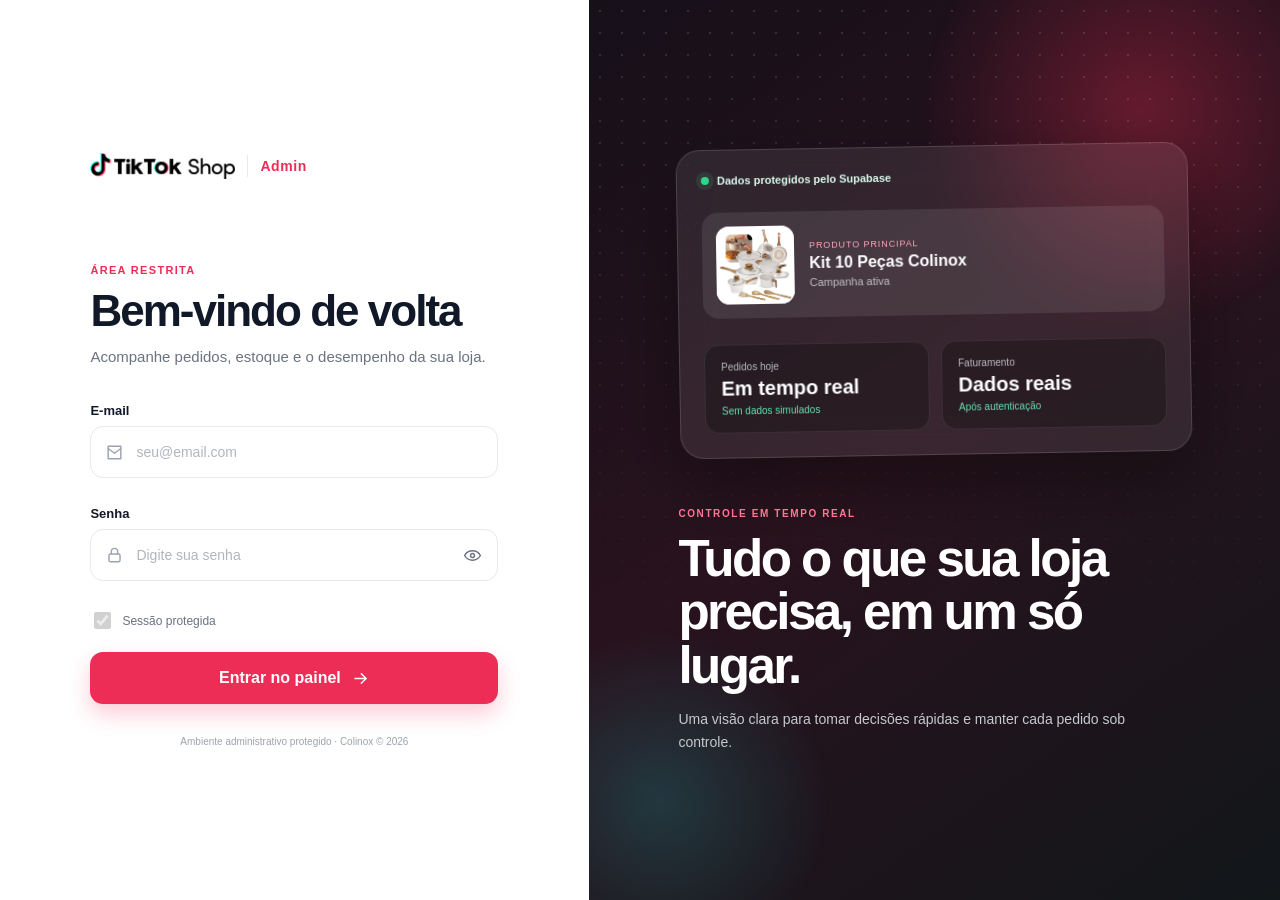
<file: index.html>
<!doctype html>
<html lang="pt-BR">
<head>
  <meta charset="utf-8">
  <meta name="viewport" content="width=device-width, initial-scale=1">
  <meta name="color-scheme" content="light">
  <title>Login | Colinox Admin</title>
  <style>:root{--pink:#ee2d57;--pink-dark:#d91f49;--pink-soft:#fff0f4;--cyan:#25dfe0;--cyan-soft:#e9fbfc;--green:#119c65;--green-soft:#eaf8f1;--amber:#d88916;--amber-soft:#fff7e8;--ink:#111827;--muted:#6b7280;--muted-2:#9ca3af;--line:#e7e9ee;--surface:#fff;--canvas:#f5f6f8;--radius:18px;--shadow:0 10px 35px rgba(15,23,42,.07);--ease:cubic-bezier(.22,1,.36,1);font-family:Inter,ui-sans-serif,-apple-system,BlinkMacSystemFont,"Segoe UI",sans-serif;color:var(--ink);background:var(--canvas);font-synthesis:none}*{box-sizing:border-box}html{scroll-behavior:smooth}body{margin:0;min-width:320px;background:var(--canvas);color:var(--ink)}button,input,select{font:inherit}button,a{touch-action:manipulation}button{cursor:pointer}a{color:inherit;text-decoration:none}img{display:block;max-width:100%}svg{fill:none;stroke:currentColor;stroke-width:1.8;stroke-linecap:round;stroke-linejoin:round}.sr-only{position:absolute!important;width:1px;height:1px;padding:0;margin:-1px;overflow:hidden;clip:rect(0,0,0,0);white-space:nowrap;border:0}.eyebrow{font-size:11px;font-weight:800;letter-spacing:.12em;color:var(--pink)}:focus-visible{outline:3px solid rgba(37,223,224,.52);outline-offset:2px}

/* Login */
.login-page{min-height:100vh;background:#fff}.login-shell{min-height:100vh;display:grid;grid-template-columns:minmax(440px,46%) 1fr}.login-panel{width:min(100%,560px);padding:42px clamp(28px,6vw,76px);display:flex;flex-direction:column;justify-content:center;margin:auto}.brand{display:flex;align-items:center;gap:12px;width:max-content;margin-bottom:clamp(52px,9vh,92px)}.brand img{width:145px;height:auto}.brand-divider{width:1px;height:22px;background:var(--line)}.brand-area{font-size:14px;font-weight:800;color:var(--pink);letter-spacing:.04em}.login-copy h1{font-size:clamp(32px,4vw,44px);line-height:1.04;letter-spacing:-.045em;margin:10px 0 12px}.login-copy p{margin:0;color:var(--muted);font-size:15px;line-height:1.6}.login-form{margin-top:34px;display:grid;gap:20px}.field{display:grid;gap:8px}.field>span:first-child{font-size:13px;font-weight:700}.input-wrap{height:52px;border:1px solid var(--line);border-radius:13px;display:flex;align-items:center;padding:0 14px;gap:10px;background:#fff;transition:border-color .2s,box-shadow .2s}.input-wrap:focus-within{border-color:var(--pink);box-shadow:0 0 0 4px rgba(238,45,87,.09)}.input-wrap>svg{width:19px;height:19px;color:var(--muted-2);flex:none}.input-wrap input{min-width:0;flex:1;border:0;outline:0;font-size:14px;color:var(--ink);background:transparent}.input-wrap input::placeholder{color:#b1b5bd}.password-toggle{width:38px;height:38px;margin-right:-8px;border:0;border-radius:10px;background:transparent;color:var(--muted);display:grid;place-items:center}.password-toggle:hover{background:var(--canvas);color:var(--ink)}.password-toggle svg{width:19px;height:19px}.field-error{min-height:0;font-size:11px;color:#c51d40}.field.has-error .input-wrap{border-color:#d9284e}.field.has-error .field-error{min-height:14px}.login-options{display:flex;align-items:center;justify-content:space-between;gap:16px;font-size:12px}.check{display:flex;gap:8px;align-items:center;color:var(--muted)}.check input{width:17px;height:17px;accent-color:var(--pink)}.text-button{border:0;background:transparent;padding:7px 0;color:var(--pink);font-weight:700}.text-button:hover{text-decoration:underline}.form-alert{padding:11px 13px;border-radius:10px;background:#fff0f2;border:1px solid #ffc7d3;color:#a81434;font-size:12px}.primary-button{height:52px;border:0;border-radius:13px;background:var(--pink);color:#fff;font-weight:800;display:flex;align-items:center;justify-content:center;gap:10px;box-shadow:0 10px 22px rgba(238,45,87,.24);transition:background .2s,transform .2s var(--ease),box-shadow .2s}.primary-button:hover{background:var(--pink-dark);box-shadow:0 13px 28px rgba(238,45,87,.3);transform:translateY(-1px)}.primary-button:active{transform:translateY(0)}.primary-button:disabled{opacity:.65;cursor:wait}.primary-button svg{width:19px;height:19px}.demo-access{margin-top:22px;border:1px solid var(--line);border-radius:13px;padding:12px;display:flex;align-items:center;gap:11px;background:#fafafa}.demo-icon{width:34px;height:34px;border-radius:10px;display:grid;place-items:center;background:var(--pink-soft);color:var(--pink);flex:none}.demo-icon svg{width:18px}.demo-access p{font-size:11px;line-height:1.55;margin:0;color:var(--muted)}.demo-access strong{color:var(--ink)}.login-footer{margin:32px 0 0;text-align:center;font-size:10px;color:var(--muted-2)}.login-showcase{position:relative;overflow:hidden;background:linear-gradient(145deg,#161019 0%,#28121d 48%,#12171a 100%);color:#fff;padding:clamp(44px,7vw,90px);display:flex;flex-direction:column;justify-content:center}.login-showcase:before,.login-showcase:after{content:"";position:absolute;border-radius:50%;filter:blur(2px)}.login-showcase:before{width:460px;height:460px;background:radial-gradient(circle,rgba(238,45,87,.33),transparent 67%);right:-90px;top:-120px}.login-showcase:after{width:360px;height:360px;background:radial-gradient(circle,rgba(37,223,224,.18),transparent 68%);left:-110px;bottom:-80px}.showcase-glow{position:absolute;inset:0;background-image:radial-gradient(rgba(255,255,255,.13) 1px,transparent 1px);background-size:22px 22px;mask-image:linear-gradient(to bottom,black,transparent 75%)}.showcase-card{position:relative;z-index:1;width:min(100%,520px);padding:24px;border:1px solid rgba(255,255,255,.14);background:rgba(255,255,255,.08);backdrop-filter:blur(18px);border-radius:24px;box-shadow:0 28px 75px rgba(0,0,0,.35);transform:rotate(-1deg)}.live-badge{display:flex;align-items:center;gap:8px;font-size:11px;font-weight:700;color:#d9fbed}.live-badge i{width:8px;height:8px;border-radius:50%;background:#32d48a;box-shadow:0 0 0 5px rgba(50,212,138,.12)}.showcase-product{display:flex;align-items:center;gap:15px;margin:26px 0;padding:14px;border-radius:16px;background:rgba(255,255,255,.09)}.showcase-product img{width:78px;height:78px;object-fit:contain;background:#fff;border-radius:13px}.showcase-product div{display:grid;gap:4px}.showcase-product small{font-size:9px;letter-spacing:.1em;color:#ffa5b9}.showcase-product strong{font-size:16px}.showcase-product span{font-size:11px;color:#bfc1c5}.showcase-metrics{display:grid;grid-template-columns:1fr 1fr;gap:12px}.showcase-metrics article{padding:16px;background:rgba(10,10,12,.3);border:1px solid rgba(255,255,255,.08);border-radius:15px;display:grid;gap:5px}.showcase-metrics span{font-size:10px;color:#b8bac0}.showcase-metrics strong{font-size:20px}.showcase-metrics small{font-size:10px;color:#65e1b1}.showcase-copy{position:relative;z-index:1;width:min(100%,540px);margin-top:48px}.showcase-copy>span{font-size:10px;font-weight:800;letter-spacing:.16em;color:#ff7694}.showcase-copy h2{font-size:clamp(30px,4vw,52px);line-height:1.04;letter-spacing:-.05em;margin:11px 0 16px}.showcase-copy p{font-size:14px;line-height:1.65;color:#c6c8cd;max-width:470px;margin:0}

/* Admin shell */
.admin-layout{min-height:100vh}.sidebar{position:fixed;inset:0 auto 0 0;width:248px;background:#fff;border-right:1px solid var(--line);padding:23px 16px 18px;display:flex;flex-direction:column;z-index:40;transition:transform .3s var(--ease)}.sidebar-brand{height:42px;display:flex;align-items:center;gap:11px;padding:0 10px;margin-bottom:25px}.sidebar-brand img{width:128px}.sidebar-brand span{font-size:11px;font-weight:800;color:var(--pink);padding-left:10px;border-left:1px solid var(--line)}.sidebar-nav{display:grid;gap:5px}.nav-item{width:100%;height:45px;padding:0 12px;border:0;border-radius:11px;background:transparent;display:flex;align-items:center;gap:11px;color:#687080;font-size:13px;font-weight:650;text-align:left;transition:background .18s,color .18s}.nav-item svg{width:19px;height:19px;flex:none}.nav-item:hover{background:#f7f7f9;color:var(--ink)}.nav-item.is-active{background:var(--pink-soft);color:var(--pink)}.nav-item b{margin-left:auto;min-width:20px;height:20px;padding:0 6px;border-radius:999px;background:var(--pink);color:#fff;font-size:10px;display:grid;place-items:center}.sidebar-bottom{margin-top:auto;display:grid;gap:5px}.logout-button{color:#a3233f}.admin-user{margin-top:12px;padding:14px 10px 2px;border-top:1px solid var(--line);display:flex;align-items:center;gap:9px;position:relative}.user-avatar{width:34px;height:34px;border-radius:10px;background:linear-gradient(135deg,var(--pink),#ff7595);color:#fff;display:grid;place-items:center;font-size:11px;font-weight:800}.admin-user>span:nth-child(2){min-width:0;display:grid}.admin-user strong{font-size:11px;white-space:nowrap;overflow:hidden;text-overflow:ellipsis}.admin-user small{font-size:9px;color:var(--muted)}.admin-user i{width:8px;height:8px;border-radius:50%;background:#28bd7c;margin-left:auto;box-shadow:0 0 0 3px #e7f8f0}.admin-content{min-height:100vh;margin-left:248px}.topbar{height:76px;padding:0 clamp(20px,3vw,38px);background:rgba(255,255,255,.9);backdrop-filter:blur(14px);border-bottom:1px solid var(--line);display:flex;align-items:center;justify-content:space-between;gap:24px;position:sticky;top:0;z-index:30}.topbar-title{display:flex;align-items:center;gap:12px}.topbar-title p{margin:0 0 3px;font-size:9px;font-weight:800;letter-spacing:.12em;color:var(--pink)}.topbar-title h1{margin:0;font-size:19px;letter-spacing:-.025em}.topbar-actions{display:flex;align-items:center;gap:10px}.global-search{width:min(29vw,300px);height:42px;border:1px solid var(--line);border-radius:11px;background:#f8f8fa;display:flex;align-items:center;gap:8px;padding:0 12px}.global-search svg{width:17px;color:#9499a3}.global-search input{border:0;outline:0;background:transparent;min-width:0;width:100%;font-size:12px}.icon-button{width:42px;height:42px;border:1px solid var(--line);border-radius:11px;background:#fff;display:grid;place-items:center;color:#565e6c;position:relative}.icon-button:hover{background:#f8f8fa;color:var(--ink)}.icon-button svg{width:19px;height:19px}.notification-button i{position:absolute;right:-3px;top:-5px;min-width:17px;height:17px;border:2px solid #fff;background:var(--pink);color:#fff;border-radius:50%;font:700 8px/13px inherit;display:grid;place-items:center}.menu-button{display:none}.dashboard-main{max-width:1500px;margin:auto;padding:30px clamp(20px,3vw,38px) 48px}.welcome-row{display:flex;align-items:flex-end;justify-content:space-between;gap:24px;margin-bottom:23px;scroll-margin-top:90px}.welcome-row h2{margin:6px 0 7px;font-size:28px;letter-spacing:-.04em}.welcome-row p:not(.eyebrow){font-size:12px;color:var(--muted);margin:0}.date-control{display:flex;align-items:center;gap:10px;font-size:11px;color:var(--muted)}.date-control select,.order-tools select,.order-tools input{height:38px;border:1px solid var(--line);border-radius:10px;background:#fff;padding:0 12px;color:var(--ink);outline:0;font-size:11px}.date-control select:focus,.order-tools select:focus,.order-tools input:focus{border-color:var(--pink);box-shadow:0 0 0 3px rgba(238,45,87,.08)}.metric-grid{display:grid;grid-template-columns:repeat(4,minmax(0,1fr));gap:14px;margin-bottom:14px}.metric-card{background:#fff;border:1px solid var(--line);border-radius:var(--radius);padding:18px;box-shadow:0 5px 18px rgba(15,23,42,.025);display:grid;gap:7px;position:relative;overflow:hidden}.metric-card:after{content:"";position:absolute;right:-26px;bottom:-32px;width:80px;height:80px;border-radius:50%;background:var(--pink-soft);opacity:.65}.metric-icon{width:38px;height:38px;border-radius:12px;display:grid;place-items:center;margin-bottom:5px}.metric-icon svg{width:19px;height:19px}.metric-icon.pink{background:var(--pink-soft);color:var(--pink)}.metric-icon.cyan{background:var(--cyan-soft);color:#049ca4}.metric-icon.green{background:var(--green-soft);color:var(--green)}.metric-icon.amber{background:var(--amber-soft);color:var(--amber)}.metric-head{display:flex;align-items:center;justify-content:space-between;gap:8px}.metric-head>span{font-size:11px;color:var(--muted)}.metric-card>strong{font-size:24px;letter-spacing:-.04em}.metric-card>small{font-size:9px;color:var(--muted-2)}.trend{width:max-content;font-size:9px;font-weight:800;border-radius:999px;padding:4px 7px}.trend.up{color:#087a50;background:#e8f8f0}.trend.down{color:#ae6b0b;background:#fff5e1}.dashboard-grid{display:grid;grid-template-columns:minmax(0,1.45fr) minmax(300px,.75fr);gap:14px;margin-bottom:14px}.panel{background:#fff;border:1px solid var(--line);border-radius:var(--radius);box-shadow:0 5px 18px rgba(15,23,42,.025)}.panel-header{padding:18px 19px;display:flex;align-items:center;justify-content:space-between;gap:18px}.panel-header h3{font-size:14px;margin:0 0 4px}.panel-header p{font-size:10px;color:var(--muted);margin:0}.panel-header>a{font-size:10px;font-weight:800;color:var(--pink)}.legend{display:flex;align-items:center;gap:6px;color:var(--muted);font-size:9px}.legend i{width:8px;height:8px;background:var(--pink);border-radius:3px}.sales-panel{min-height:340px}.chart-summary{padding:3px 19px;display:flex;align-items:center;gap:12px}.chart-summary>strong{font-size:20px}.bar-chart{height:232px;padding:26px 18px 18px;display:flex;align-items:flex-end;justify-content:space-around;gap:10px;border-top:1px solid #f1f2f5;margin-top:14px;background:linear-gradient(to top,rgba(245,246,248,.55),transparent)}.bar-chart>div{height:100%;flex:1;display:flex;flex-direction:column;align-items:center;justify-content:flex-end;gap:7px;position:relative}.bar-chart i{height:var(--bar);width:min(32px,70%);border-radius:8px 8px 3px 3px;background:#f8b6c5;transition:height .7s var(--ease)}.bar-chart .is-current i{background:linear-gradient(to top,var(--pink),#ff7695);box-shadow:0 7px 15px rgba(238,45,87,.18)}.bar-chart span{font-size:8px;color:var(--muted);opacity:0;transition:opacity .2s}.bar-chart div:hover span,.bar-chart .is-current span{opacity:1}.bar-chart small{font-size:8px;color:var(--muted)}.stock-panel{padding-bottom:16px;scroll-margin-top:90px}.stock-product{margin:0 18px 15px;padding:11px;border-radius:13px;background:#f8f8fa;display:flex;align-items:center;gap:10px}.stock-product img{width:48px;height:48px;border-radius:9px;object-fit:contain;background:#fff}.stock-product div{display:grid;gap:3px;min-width:0}.stock-product strong{font-size:11px;white-space:nowrap;overflow:hidden;text-overflow:ellipsis}.stock-product span{font-size:9px;color:var(--muted)}.stock-product>b{margin-left:auto;font-size:11px;white-space:nowrap}.stock-list{padding:0 19px;display:grid;gap:12px}.stock-list>div{display:grid;gap:5px}.stock-list span{display:flex;align-items:center;gap:7px;font-size:9px;color:var(--muted)}.stock-list span i{width:8px;height:8px;border-radius:50%}.stock-list span b{margin-left:auto;color:var(--ink)}.stock-list progress{width:100%;height:5px;appearance:none;border:0}.stock-list progress::-webkit-progress-bar{background:#f0f1f4;border-radius:999px}.stock-list progress::-webkit-progress-value{background:var(--pink);border-radius:999px}.marble{background:#e7d6c4}.quartz{background:#e8ad98}.graphite{background:#44474d}.olive{background:#7a7b53}.stock-alert{margin:16px 18px 0;padding:10px;border:1px solid #ffe2b4;border-radius:11px;background:#fff8eb;color:#9a5a05;display:flex;gap:9px;align-items:center}.stock-alert svg{width:17px;flex:none}.stock-alert span{display:grid;font-size:8px;line-height:1.45}.stock-alert strong{font-size:9px}.orders-panel{scroll-margin-top:90px}.orders-header{align-items:flex-end}.order-tools{display:flex;gap:8px}.order-tools input{width:170px}.table-wrap{overflow-x:auto;border-top:1px solid var(--line)}table{width:100%;border-collapse:collapse;min-width:790px}th{text-align:left;padding:11px 17px;background:#fafafa;color:#8b909a;font-size:8px;letter-spacing:.08em;text-transform:uppercase}td{padding:13px 17px;border-top:1px solid #f1f2f5;font-size:10px;color:#535b68}td>strong{color:var(--ink)}.customer{display:flex;align-items:center;gap:9px}.customer>i{width:29px;height:29px;border-radius:9px;background:var(--pink-soft);color:var(--pink);font-style:normal;font-size:8px;font-weight:800;display:grid;place-items:center}.customer>span{display:grid;color:var(--ink);font-weight:700}.customer small{font-size:8px;font-weight:400;color:var(--muted)}.status{display:inline-flex;align-items:center;gap:5px;padding:5px 8px;border-radius:999px;font-size:8px;font-weight:800}.status:before{content:"";width:5px;height:5px;border-radius:50%;background:currentColor}.status.paid{color:#087a50;background:#e8f8f0}.status.processing{color:#056d85;background:#e7f8fc}.status.waiting{color:#9a5a05;background:#fff5df}.table-footer{min-height:53px;padding:10px 18px;display:flex;align-items:center;justify-content:space-between;gap:16px;border-top:1px solid var(--line);font-size:9px;color:var(--muted)}.table-footer button,.customer-strip button{border:0;background:transparent;color:var(--pink);font-weight:800;font-size:9px;display:flex;align-items:center;gap:6px}.table-footer button svg{width:14px}.customer-strip{margin-top:14px;padding:15px 18px;background:linear-gradient(95deg,#fff,#fff4f6);border:1px solid #ffd5de;border-radius:var(--radius);display:flex;align-items:center;gap:18px;scroll-margin-top:90px}.customer-strip>div{display:flex;align-items:center;gap:11px}.customer-strip .metric-icon{margin:0}.customer-strip>div>span:last-child{display:grid;gap:3px}.customer-strip small{font-size:9px;color:var(--muted)}.customer-strip strong{font-size:12px}.customer-strip p{font-size:10px;color:var(--muted);margin:0}.customer-strip button{margin-left:auto;border:1px solid #ffc5d1;background:#fff;padding:9px 12px;border-radius:9px}.sidebar-scrim{display:none}.toast{position:fixed;right:24px;bottom:24px;z-index:80;max-width:320px;padding:12px 16px;border-radius:12px;background:#16181d;color:#fff;box-shadow:var(--shadow);font-size:11px;font-weight:700;opacity:0;transform:translateY(12px);pointer-events:none;transition:opacity .2s,transform .25s var(--ease)}.toast.is-visible{opacity:1;transform:none}

@media (max-width:1050px){.metric-grid{grid-template-columns:repeat(2,1fr)}.dashboard-grid{grid-template-columns:1fr}.stock-panel{min-height:auto}.login-showcase{padding:48px}.global-search{width:240px}}
@media (max-width:760px){.login-shell{display:block}.login-panel{min-height:100vh;padding:28px 22px}.login-showcase{display:none}.brand{margin-bottom:52px}.sidebar{transform:translateX(-105%);box-shadow:20px 0 55px rgba(15,23,42,.13)}.admin-page.menu-open .sidebar{transform:none}.sidebar-scrim{display:block;position:fixed;inset:0;border:0;background:rgba(17,24,39,.36);z-index:35;opacity:0;pointer-events:none;transition:opacity .25s}.admin-page.menu-open .sidebar-scrim{opacity:1;pointer-events:auto}.admin-content{margin-left:0}.menu-button{display:grid}.topbar{height:68px;padding:0 15px}.topbar-title p{display:none}.topbar-title h1{font-size:16px}.global-search{display:none}.dashboard-main{padding:22px 14px 38px}.welcome-row{align-items:flex-start}.welcome-row h2{font-size:24px}.welcome-row>div>p:last-child{max-width:250px}.date-control{display:none}.metric-grid{grid-template-columns:repeat(2,minmax(0,1fr));gap:10px}.metric-card{padding:14px}.metric-card>strong{font-size:20px}.dashboard-grid{gap:10px}.panel-header{padding:16px}.orders-header{align-items:flex-start;flex-direction:column}.order-tools{width:100%}.order-tools label{flex:1}.order-tools input{width:100%}.customer-strip{align-items:flex-start;flex-wrap:wrap}.customer-strip p{width:100%}.customer-strip button{margin-left:0}.toast{left:14px;right:14px;bottom:14px;max-width:none}}
@media (max-width:430px){.metric-grid{grid-template-columns:1fr 1fr}.metric-card{min-width:0}.metric-icon{width:34px;height:34px}.metric-head{align-items:flex-start}.metric-head .trend{position:absolute;top:14px;right:12px}.metric-card>small{white-space:nowrap;overflow:hidden;text-overflow:ellipsis}.bar-chart{height:210px;padding-inline:8px}.bar-chart i{width:70%}.showcase-metrics{grid-template-columns:1fr}.login-copy h1{font-size:34px}.demo-access{align-items:flex-start}}
@media (prefers-reduced-motion:reduce){*,*:before,*:after{scroll-behavior:auto!important;animation-duration:.01ms!important;animation-iteration-count:1!important;transition-duration:.01ms!important}.bar-chart i{transition:none}}
</style>
</head>
<body class="login-page" data-page="login">
  <main class="login-shell">
    <section class="login-panel" aria-labelledby="login-title">
      <a class="brand" href="produto.html" aria-label="Voltar para a loja">
        <img src="tiktok-shop-logo.png" alt="TikTok Shop">
        <span class="brand-divider" aria-hidden="true"></span>
        <span class="brand-area">Admin</span>
      </a>

      <div class="login-copy">
        <span class="eyebrow">ÁREA RESTRITA</span>
        <h1 id="login-title">Bem-vindo de volta</h1>
        <p>Acompanhe pedidos, estoque e o desempenho da sua loja.</p>
      </div>

      <form id="login-form" class="login-form" novalidate>
        <label class="field">
          <span>E-mail</span>
          <span class="input-wrap">
            <svg aria-hidden="true" viewBox="0 0 24 24"><path d="M4 4h16v16H4z"></path><path d="m4 7 8 6 8-6"></path></svg>
            <input id="login-email" type="email" autocomplete="username" placeholder="seu@email.com" required>
          </span>
          <small class="field-error" data-error-for="login-email"></small>
        </label>

        <label class="field">
          <span>Senha</span>
          <span class="input-wrap">
            <svg aria-hidden="true" viewBox="0 0 24 24"><rect x="5" y="10" width="14" height="10" rx="2"></rect><path d="M8 10V7a4 4 0 0 1 8 0v3"></path></svg>
            <input id="login-password" type="password" autocomplete="current-password" placeholder="Digite sua senha" required>
            <button class="password-toggle" type="button" aria-label="Mostrar senha" aria-pressed="false">
              <svg aria-hidden="true" viewBox="0 0 24 24"><path d="M2 12s3.5-6 10-6 10 6 10 6-3.5 6-10 6S2 12 2 12Z"></path><circle cx="12" cy="12" r="2.5"></circle></svg>
            </button>
          </span>
          <small class="field-error" data-error-for="login-password"></small>
        </label>

        <div class="login-options"><label class="check"><input type="checkbox" checked disabled><span>Sessão protegida</span></label></div>

        <div id="login-alert" class="form-alert" role="alert" hidden></div>
        <button class="primary-button login-submit" type="submit">
          <span>Entrar no painel</span>
          <svg aria-hidden="true" viewBox="0 0 24 24"><path d="M5 12h14"></path><path d="m13 6 6 6-6 6"></path></svg>
        </button>
      </form>


      <p class="login-footer">Ambiente administrativo protegido · Colinox © 2026</p>
    </section>

    <aside class="login-showcase" aria-label="Visão geral da loja">
      <div class="showcase-glow" aria-hidden="true"></div>
      <div class="showcase-card">
        <span class="live-badge"><i></i> Dados protegidos pelo Supabase</span>
        <div class="showcase-product">
          <img src="cart-marmore.png" alt="Kit 10 Peças Colinox Mármore">
          <div><small>PRODUTO PRINCIPAL</small><strong>Kit 10 Peças Colinox</strong><span>Campanha ativa</span></div>
        </div>
        <div class="showcase-metrics">
          <article><span>Pedidos hoje</span><strong>Em tempo real</strong><small>Sem dados simulados</small></article>
          <article><span>Faturamento</span><strong>Dados reais</strong><small>Após autenticação</small></article>
        </div>
      </div>
      <div class="showcase-copy"><span>CONTROLE EM TEMPO REAL</span><h2>Tudo o que sua loja precisa, em um só lugar.</h2><p>Uma visão clara para tomar decisões rápidas e manter cada pedido sob controle.</p></div>
    </aside>
  </main>
  <script src="supabase-config.js?v=6"></script>
  <script src="admin.js?v=2"></script>
</body>
</html>
</file>
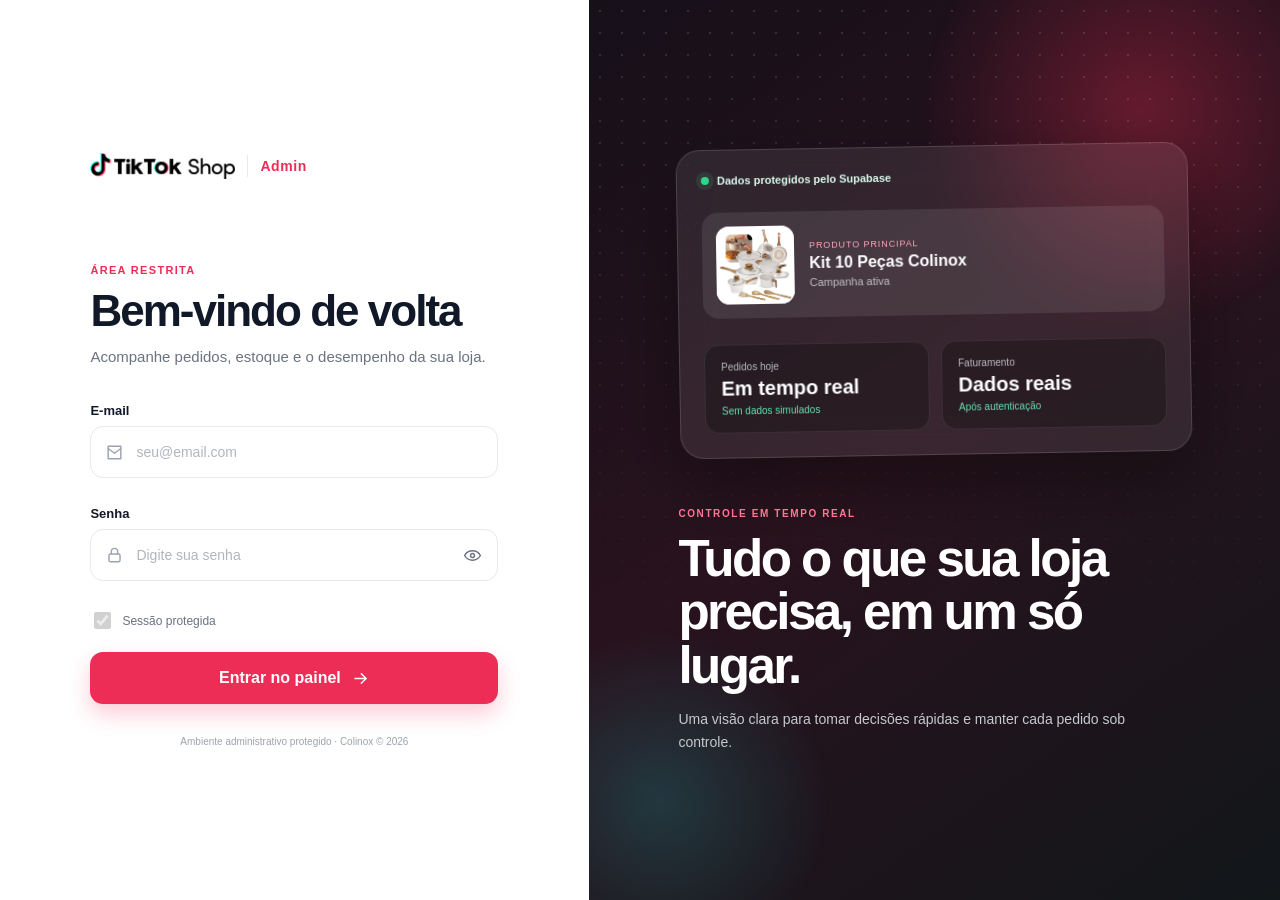
<file: admin.html>
<!doctype html>
<html lang="pt-BR">
<head>
  <meta charset="utf-8">
  <meta name="viewport" content="width=device-width, initial-scale=1">
  <meta name="color-scheme" content="light">
  <title>Painel | Colinox Admin</title>
  <style>:root{--pink:#ee2d57;--pink-dark:#d91f49;--pink-soft:#fff0f4;--cyan:#25dfe0;--cyan-soft:#e9fbfc;--green:#119c65;--green-soft:#eaf8f1;--amber:#d88916;--amber-soft:#fff7e8;--ink:#111827;--muted:#6b7280;--muted-2:#9ca3af;--line:#e7e9ee;--surface:#fff;--canvas:#f5f6f8;--radius:18px;--shadow:0 10px 35px rgba(15,23,42,.07);--ease:cubic-bezier(.22,1,.36,1);font-family:Inter,ui-sans-serif,-apple-system,BlinkMacSystemFont,"Segoe UI",sans-serif;color:var(--ink);background:var(--canvas);font-synthesis:none}*{box-sizing:border-box}html{scroll-behavior:smooth}body{margin:0;min-width:320px;background:var(--canvas);color:var(--ink)}button,input,select{font:inherit}button,a{touch-action:manipulation}button{cursor:pointer}a{color:inherit;text-decoration:none}img{display:block;max-width:100%}svg{fill:none;stroke:currentColor;stroke-width:1.8;stroke-linecap:round;stroke-linejoin:round}.sr-only{position:absolute!important;width:1px;height:1px;padding:0;margin:-1px;overflow:hidden;clip:rect(0,0,0,0);white-space:nowrap;border:0}.eyebrow{font-size:11px;font-weight:800;letter-spacing:.12em;color:var(--pink)}:focus-visible{outline:3px solid rgba(37,223,224,.52);outline-offset:2px}

/* Login */
.login-page{min-height:100vh;background:#fff}.login-shell{min-height:100vh;display:grid;grid-template-columns:minmax(440px,46%) 1fr}.login-panel{width:min(100%,560px);padding:42px clamp(28px,6vw,76px);display:flex;flex-direction:column;justify-content:center;margin:auto}.brand{display:flex;align-items:center;gap:12px;width:max-content;margin-bottom:clamp(52px,9vh,92px)}.brand img{width:145px;height:auto}.brand-divider{width:1px;height:22px;background:var(--line)}.brand-area{font-size:14px;font-weight:800;color:var(--pink);letter-spacing:.04em}.login-copy h1{font-size:clamp(32px,4vw,44px);line-height:1.04;letter-spacing:-.045em;margin:10px 0 12px}.login-copy p{margin:0;color:var(--muted);font-size:15px;line-height:1.6}.login-form{margin-top:34px;display:grid;gap:20px}.field{display:grid;gap:8px}.field>span:first-child{font-size:13px;font-weight:700}.input-wrap{height:52px;border:1px solid var(--line);border-radius:13px;display:flex;align-items:center;padding:0 14px;gap:10px;background:#fff;transition:border-color .2s,box-shadow .2s}.input-wrap:focus-within{border-color:var(--pink);box-shadow:0 0 0 4px rgba(238,45,87,.09)}.input-wrap>svg{width:19px;height:19px;color:var(--muted-2);flex:none}.input-wrap input{min-width:0;flex:1;border:0;outline:0;font-size:14px;color:var(--ink);background:transparent}.input-wrap input::placeholder{color:#b1b5bd}.password-toggle{width:38px;height:38px;margin-right:-8px;border:0;border-radius:10px;background:transparent;color:var(--muted);display:grid;place-items:center}.password-toggle:hover{background:var(--canvas);color:var(--ink)}.password-toggle svg{width:19px;height:19px}.field-error{min-height:0;font-size:11px;color:#c51d40}.field.has-error .input-wrap{border-color:#d9284e}.field.has-error .field-error{min-height:14px}.login-options{display:flex;align-items:center;justify-content:space-between;gap:16px;font-size:12px}.check{display:flex;gap:8px;align-items:center;color:var(--muted)}.check input{width:17px;height:17px;accent-color:var(--pink)}.text-button{border:0;background:transparent;padding:7px 0;color:var(--pink);font-weight:700}.text-button:hover{text-decoration:underline}.form-alert{padding:11px 13px;border-radius:10px;background:#fff0f2;border:1px solid #ffc7d3;color:#a81434;font-size:12px}.primary-button{height:52px;border:0;border-radius:13px;background:var(--pink);color:#fff;font-weight:800;display:flex;align-items:center;justify-content:center;gap:10px;box-shadow:0 10px 22px rgba(238,45,87,.24);transition:background .2s,transform .2s var(--ease),box-shadow .2s}.primary-button:hover{background:var(--pink-dark);box-shadow:0 13px 28px rgba(238,45,87,.3);transform:translateY(-1px)}.primary-button:active{transform:translateY(0)}.primary-button:disabled{opacity:.65;cursor:wait}.primary-button svg{width:19px;height:19px}.demo-access{margin-top:22px;border:1px solid var(--line);border-radius:13px;padding:12px;display:flex;align-items:center;gap:11px;background:#fafafa}.demo-icon{width:34px;height:34px;border-radius:10px;display:grid;place-items:center;background:var(--pink-soft);color:var(--pink);flex:none}.demo-icon svg{width:18px}.demo-access p{font-size:11px;line-height:1.55;margin:0;color:var(--muted)}.demo-access strong{color:var(--ink)}.login-footer{margin:32px 0 0;text-align:center;font-size:10px;color:var(--muted-2)}.login-showcase{position:relative;overflow:hidden;background:linear-gradient(145deg,#161019 0%,#28121d 48%,#12171a 100%);color:#fff;padding:clamp(44px,7vw,90px);display:flex;flex-direction:column;justify-content:center}.login-showcase:before,.login-showcase:after{content:"";position:absolute;border-radius:50%;filter:blur(2px)}.login-showcase:before{width:460px;height:460px;background:radial-gradient(circle,rgba(238,45,87,.33),transparent 67%);right:-90px;top:-120px}.login-showcase:after{width:360px;height:360px;background:radial-gradient(circle,rgba(37,223,224,.18),transparent 68%);left:-110px;bottom:-80px}.showcase-glow{position:absolute;inset:0;background-image:radial-gradient(rgba(255,255,255,.13) 1px,transparent 1px);background-size:22px 22px;mask-image:linear-gradient(to bottom,black,transparent 75%)}.showcase-card{position:relative;z-index:1;width:min(100%,520px);padding:24px;border:1px solid rgba(255,255,255,.14);background:rgba(255,255,255,.08);backdrop-filter:blur(18px);border-radius:24px;box-shadow:0 28px 75px rgba(0,0,0,.35);transform:rotate(-1deg)}.live-badge{display:flex;align-items:center;gap:8px;font-size:11px;font-weight:700;color:#d9fbed}.live-badge i{width:8px;height:8px;border-radius:50%;background:#32d48a;box-shadow:0 0 0 5px rgba(50,212,138,.12)}.showcase-product{display:flex;align-items:center;gap:15px;margin:26px 0;padding:14px;border-radius:16px;background:rgba(255,255,255,.09)}.showcase-product img{width:78px;height:78px;object-fit:contain;background:#fff;border-radius:13px}.showcase-product div{display:grid;gap:4px}.showcase-product small{font-size:9px;letter-spacing:.1em;color:#ffa5b9}.showcase-product strong{font-size:16px}.showcase-product span{font-size:11px;color:#bfc1c5}.showcase-metrics{display:grid;grid-template-columns:1fr 1fr;gap:12px}.showcase-metrics article{padding:16px;background:rgba(10,10,12,.3);border:1px solid rgba(255,255,255,.08);border-radius:15px;display:grid;gap:5px}.showcase-metrics span{font-size:10px;color:#b8bac0}.showcase-metrics strong{font-size:20px}.showcase-metrics small{font-size:10px;color:#65e1b1}.showcase-copy{position:relative;z-index:1;width:min(100%,540px);margin-top:48px}.showcase-copy>span{font-size:10px;font-weight:800;letter-spacing:.16em;color:#ff7694}.showcase-copy h2{font-size:clamp(30px,4vw,52px);line-height:1.04;letter-spacing:-.05em;margin:11px 0 16px}.showcase-copy p{font-size:14px;line-height:1.65;color:#c6c8cd;max-width:470px;margin:0}

/* Admin shell */
.admin-layout{min-height:100vh}.sidebar{position:fixed;inset:0 auto 0 0;width:248px;background:#fff;border-right:1px solid var(--line);padding:23px 16px 18px;display:flex;flex-direction:column;z-index:40;transition:transform .3s var(--ease)}.sidebar-brand{height:42px;display:flex;align-items:center;gap:11px;padding:0 10px;margin-bottom:25px}.sidebar-brand img{width:128px}.sidebar-brand span{font-size:11px;font-weight:800;color:var(--pink);padding-left:10px;border-left:1px solid var(--line)}.sidebar-nav{display:grid;gap:5px}.nav-item{width:100%;height:45px;padding:0 12px;border:0;border-radius:11px;background:transparent;display:flex;align-items:center;gap:11px;color:#687080;font-size:13px;font-weight:650;text-align:left;transition:background .18s,color .18s}.nav-item svg{width:19px;height:19px;flex:none}.nav-item:hover{background:#f7f7f9;color:var(--ink)}.nav-item.is-active{background:var(--pink-soft);color:var(--pink)}.nav-item b{margin-left:auto;min-width:20px;height:20px;padding:0 6px;border-radius:999px;background:var(--pink);color:#fff;font-size:10px;display:grid;place-items:center}.sidebar-bottom{margin-top:auto;display:grid;gap:5px}.logout-button{color:#a3233f}.admin-user{margin-top:12px;padding:14px 10px 2px;border-top:1px solid var(--line);display:flex;align-items:center;gap:9px;position:relative}.user-avatar{width:34px;height:34px;border-radius:10px;background:linear-gradient(135deg,var(--pink),#ff7595);color:#fff;display:grid;place-items:center;font-size:11px;font-weight:800}.admin-user>span:nth-child(2){min-width:0;display:grid}.admin-user strong{font-size:11px;white-space:nowrap;overflow:hidden;text-overflow:ellipsis}.admin-user small{font-size:9px;color:var(--muted)}.admin-user i{width:8px;height:8px;border-radius:50%;background:#28bd7c;margin-left:auto;box-shadow:0 0 0 3px #e7f8f0}.admin-content{min-height:100vh;margin-left:248px}.topbar{height:76px;padding:0 clamp(20px,3vw,38px);background:rgba(255,255,255,.9);backdrop-filter:blur(14px);border-bottom:1px solid var(--line);display:flex;align-items:center;justify-content:space-between;gap:24px;position:sticky;top:0;z-index:30}.topbar-title{display:flex;align-items:center;gap:12px}.topbar-title p{margin:0 0 3px;font-size:9px;font-weight:800;letter-spacing:.12em;color:var(--pink)}.topbar-title h1{margin:0;font-size:19px;letter-spacing:-.025em}.topbar-actions{display:flex;align-items:center;gap:10px}.global-search{width:min(29vw,300px);height:42px;border:1px solid var(--line);border-radius:11px;background:#f8f8fa;display:flex;align-items:center;gap:8px;padding:0 12px}.global-search svg{width:17px;color:#9499a3}.global-search input{border:0;outline:0;background:transparent;min-width:0;width:100%;font-size:12px}.icon-button{width:42px;height:42px;border:1px solid var(--line);border-radius:11px;background:#fff;display:grid;place-items:center;color:#565e6c;position:relative}.icon-button:hover{background:#f8f8fa;color:var(--ink)}.icon-button svg{width:19px;height:19px}.notification-button i{position:absolute;right:-3px;top:-5px;min-width:17px;height:17px;border:2px solid #fff;background:var(--pink);color:#fff;border-radius:50%;font:700 8px/13px inherit;display:grid;place-items:center}.menu-button{display:none}.dashboard-main{max-width:1500px;margin:auto;padding:30px clamp(20px,3vw,38px) 48px}.welcome-row{display:flex;align-items:flex-end;justify-content:space-between;gap:24px;margin-bottom:23px;scroll-margin-top:90px}.welcome-row h2{margin:6px 0 7px;font-size:28px;letter-spacing:-.04em}.welcome-row p:not(.eyebrow){font-size:12px;color:var(--muted);margin:0}.date-control{display:flex;align-items:center;gap:10px;font-size:11px;color:var(--muted)}.date-control select,.order-tools select,.order-tools input{height:38px;border:1px solid var(--line);border-radius:10px;background:#fff;padding:0 12px;color:var(--ink);outline:0;font-size:11px}.date-control select:focus,.order-tools select:focus,.order-tools input:focus{border-color:var(--pink);box-shadow:0 0 0 3px rgba(238,45,87,.08)}.metric-grid{display:grid;grid-template-columns:repeat(4,minmax(0,1fr));gap:14px;margin-bottom:14px}.metric-card{background:#fff;border:1px solid var(--line);border-radius:var(--radius);padding:18px;box-shadow:0 5px 18px rgba(15,23,42,.025);display:grid;gap:7px;position:relative;overflow:hidden}.metric-card:after{content:"";position:absolute;right:-26px;bottom:-32px;width:80px;height:80px;border-radius:50%;background:var(--pink-soft);opacity:.65}.metric-icon{width:38px;height:38px;border-radius:12px;display:grid;place-items:center;margin-bottom:5px}.metric-icon svg{width:19px;height:19px}.metric-icon.pink{background:var(--pink-soft);color:var(--pink)}.metric-icon.cyan{background:var(--cyan-soft);color:#049ca4}.metric-icon.green{background:var(--green-soft);color:var(--green)}.metric-icon.amber{background:var(--amber-soft);color:var(--amber)}.metric-head{display:flex;align-items:center;justify-content:space-between;gap:8px}.metric-head>span{font-size:11px;color:var(--muted)}.metric-card>strong{font-size:24px;letter-spacing:-.04em}.metric-card>small{font-size:9px;color:var(--muted-2)}.trend{width:max-content;font-size:9px;font-weight:800;border-radius:999px;padding:4px 7px}.trend.up{color:#087a50;background:#e8f8f0}.trend.down{color:#ae6b0b;background:#fff5e1}.dashboard-grid{display:grid;grid-template-columns:minmax(0,1.45fr) minmax(300px,.75fr);gap:14px;margin-bottom:14px}.panel{background:#fff;border:1px solid var(--line);border-radius:var(--radius);box-shadow:0 5px 18px rgba(15,23,42,.025)}.panel-header{padding:18px 19px;display:flex;align-items:center;justify-content:space-between;gap:18px}.panel-header h3{font-size:14px;margin:0 0 4px}.panel-header p{font-size:10px;color:var(--muted);margin:0}.panel-header>a{font-size:10px;font-weight:800;color:var(--pink)}.legend{display:flex;align-items:center;gap:6px;color:var(--muted);font-size:9px}.legend i{width:8px;height:8px;background:var(--pink);border-radius:3px}.sales-panel{min-height:340px}.chart-summary{padding:3px 19px;display:flex;align-items:center;gap:12px}.chart-summary>strong{font-size:20px}.bar-chart{height:232px;padding:26px 18px 18px;display:flex;align-items:flex-end;justify-content:space-around;gap:10px;border-top:1px solid #f1f2f5;margin-top:14px;background:linear-gradient(to top,rgba(245,246,248,.55),transparent)}.bar-chart>div{height:100%;flex:1;display:flex;flex-direction:column;align-items:center;justify-content:flex-end;gap:7px;position:relative}.bar-chart i{height:var(--bar);width:min(32px,70%);border-radius:8px 8px 3px 3px;background:#f8b6c5;transition:height .7s var(--ease)}.bar-chart .is-current i{background:linear-gradient(to top,var(--pink),#ff7695);box-shadow:0 7px 15px rgba(238,45,87,.18)}.bar-chart span{font-size:8px;color:var(--muted);opacity:0;transition:opacity .2s}.bar-chart div:hover span,.bar-chart .is-current span{opacity:1}.bar-chart small{font-size:8px;color:var(--muted)}.stock-panel{padding-bottom:16px;scroll-margin-top:90px}.stock-product{margin:0 18px 15px;padding:11px;border-radius:13px;background:#f8f8fa;display:flex;align-items:center;gap:10px}.stock-product img{width:48px;height:48px;border-radius:9px;object-fit:contain;background:#fff}.stock-product div{display:grid;gap:3px;min-width:0}.stock-product strong{font-size:11px;white-space:nowrap;overflow:hidden;text-overflow:ellipsis}.stock-product span{font-size:9px;color:var(--muted)}.stock-product>b{margin-left:auto;font-size:11px;white-space:nowrap}.stock-list{padding:0 19px;display:grid;gap:12px}.stock-list>div{display:grid;gap:5px}.stock-list span{display:flex;align-items:center;gap:7px;font-size:9px;color:var(--muted)}.stock-list span i{width:8px;height:8px;border-radius:50%}.stock-list span b{margin-left:auto;color:var(--ink)}.stock-list progress{width:100%;height:5px;appearance:none;border:0}.stock-list progress::-webkit-progress-bar{background:#f0f1f4;border-radius:999px}.stock-list progress::-webkit-progress-value{background:var(--pink);border-radius:999px}.marble{background:#e7d6c4}.quartz{background:#e8ad98}.graphite{background:#44474d}.olive{background:#7a7b53}.stock-alert{margin:16px 18px 0;padding:10px;border:1px solid #ffe2b4;border-radius:11px;background:#fff8eb;color:#9a5a05;display:flex;gap:9px;align-items:center}.stock-alert svg{width:17px;flex:none}.stock-alert span{display:grid;font-size:8px;line-height:1.45}.stock-alert strong{font-size:9px}.orders-panel{scroll-margin-top:90px}.orders-header{align-items:flex-end}.order-tools{display:flex;gap:8px}.order-tools input{width:170px}.table-wrap{overflow-x:auto;border-top:1px solid var(--line)}table{width:100%;border-collapse:collapse;min-width:790px}th{text-align:left;padding:11px 17px;background:#fafafa;color:#8b909a;font-size:8px;letter-spacing:.08em;text-transform:uppercase}td{padding:13px 17px;border-top:1px solid #f1f2f5;font-size:10px;color:#535b68}td>strong{color:var(--ink)}.customer{display:flex;align-items:center;gap:9px}.customer>i{width:29px;height:29px;border-radius:9px;background:var(--pink-soft);color:var(--pink);font-style:normal;font-size:8px;font-weight:800;display:grid;place-items:center}.customer>span{display:grid;color:var(--ink);font-weight:700}.customer small{font-size:8px;font-weight:400;color:var(--muted)}.status{display:inline-flex;align-items:center;gap:5px;padding:5px 8px;border-radius:999px;font-size:8px;font-weight:800}.status:before{content:"";width:5px;height:5px;border-radius:50%;background:currentColor}.status.paid{color:#087a50;background:#e8f8f0}.status.processing{color:#056d85;background:#e7f8fc}.status.waiting{color:#9a5a05;background:#fff5df}.table-footer{min-height:53px;padding:10px 18px;display:flex;align-items:center;justify-content:space-between;gap:16px;border-top:1px solid var(--line);font-size:9px;color:var(--muted)}.table-footer button,.customer-strip button{border:0;background:transparent;color:var(--pink);font-weight:800;font-size:9px;display:flex;align-items:center;gap:6px}.table-footer button svg{width:14px}.customer-strip{margin-top:14px;padding:15px 18px;background:linear-gradient(95deg,#fff,#fff4f6);border:1px solid #ffd5de;border-radius:var(--radius);display:flex;align-items:center;gap:18px;scroll-margin-top:90px}.customer-strip>div{display:flex;align-items:center;gap:11px}.customer-strip .metric-icon{margin:0}.customer-strip>div>span:last-child{display:grid;gap:3px}.customer-strip small{font-size:9px;color:var(--muted)}.customer-strip strong{font-size:12px}.customer-strip p{font-size:10px;color:var(--muted);margin:0}.customer-strip button{margin-left:auto;border:1px solid #ffc5d1;background:#fff;padding:9px 12px;border-radius:9px}.sidebar-scrim{display:none}.toast{position:fixed;right:24px;bottom:24px;z-index:80;max-width:320px;padding:12px 16px;border-radius:12px;background:#16181d;color:#fff;box-shadow:var(--shadow);font-size:11px;font-weight:700;opacity:0;transform:translateY(12px);pointer-events:none;transition:opacity .2s,transform .25s var(--ease)}.toast.is-visible{opacity:1;transform:none}

@media (max-width:1050px){.metric-grid{grid-template-columns:repeat(2,1fr)}.dashboard-grid{grid-template-columns:1fr}.stock-panel{min-height:auto}.login-showcase{padding:48px}.global-search{width:240px}}
@media (max-width:760px){.login-shell{display:block}.login-panel{min-height:100vh;padding:28px 22px}.login-showcase{display:none}.brand{margin-bottom:52px}.sidebar{transform:translateX(-105%);box-shadow:20px 0 55px rgba(15,23,42,.13)}.admin-page.menu-open .sidebar{transform:none}.sidebar-scrim{display:block;position:fixed;inset:0;border:0;background:rgba(17,24,39,.36);z-index:35;opacity:0;pointer-events:none;transition:opacity .25s}.admin-page.menu-open .sidebar-scrim{opacity:1;pointer-events:auto}.admin-content{margin-left:0}.menu-button{display:grid}.topbar{height:68px;padding:0 15px}.topbar-title p{display:none}.topbar-title h1{font-size:16px}.global-search{display:none}.dashboard-main{padding:22px 14px 38px}.welcome-row{align-items:flex-start}.welcome-row h2{font-size:24px}.welcome-row>div>p:last-child{max-width:250px}.date-control{display:none}.metric-grid{grid-template-columns:repeat(2,minmax(0,1fr));gap:10px}.metric-card{padding:14px}.metric-card>strong{font-size:20px}.dashboard-grid{gap:10px}.panel-header{padding:16px}.orders-header{align-items:flex-start;flex-direction:column}.order-tools{width:100%}.order-tools label{flex:1}.order-tools input{width:100%}.customer-strip{align-items:flex-start;flex-wrap:wrap}.customer-strip p{width:100%}.customer-strip button{margin-left:0}.toast{left:14px;right:14px;bottom:14px;max-width:none}}
@media (max-width:430px){.metric-grid{grid-template-columns:1fr 1fr}.metric-card{min-width:0}.metric-icon{width:34px;height:34px}.metric-head{align-items:flex-start}.metric-head .trend{position:absolute;top:14px;right:12px}.metric-card>small{white-space:nowrap;overflow:hidden;text-overflow:ellipsis}.bar-chart{height:210px;padding-inline:8px}.bar-chart i{width:70%}.showcase-metrics{grid-template-columns:1fr}.login-copy h1{font-size:34px}.demo-access{align-items:flex-start}}
@media (prefers-reduced-motion:reduce){*,*:before,*:after{scroll-behavior:auto!important;animation-duration:.01ms!important;animation-iteration-count:1!important;transition-duration:.01ms!important}.bar-chart i{transition:none}}
</style>
  <link rel="stylesheet" href="admin.css?v=8">
</head>
<body class="admin-page" data-page="admin">
  <div class="admin-layout">
    <aside class="sidebar" id="admin-sidebar">
      <div class="sidebar-brand">
        <img src="tiktok-shop-logo.png" alt="TikTok Shop">
        <span>Admin</span>
      </div>
      <nav class="sidebar-nav" aria-label="Navegação administrativa">
        <a class="nav-item is-active" href="#visao-geral" data-route="overview" aria-current="page"><svg aria-hidden="true" viewBox="0 0 24 24"><rect x="3" y="3" width="7" height="7" rx="2"></rect><rect x="14" y="3" width="7" height="7" rx="2"></rect><rect x="3" y="14" width="7" height="7" rx="2"></rect><rect x="14" y="14" width="7" height="7" rx="2"></rect></svg><span>Visão geral</span></a>
        <a class="nav-item" href="#pedidos" data-route="orders"><svg aria-hidden="true" viewBox="0 0 24 24"><path d="M6 8h12l-1 13H7L6 8Z"></path><path d="M9 8V6a3 3 0 0 1 6 0v2"></path></svg><span>Pedidos</span><b data-order-badge>0</b></a>
        <a class="nav-item" href="#produtos" data-route="products"><svg aria-hidden="true" viewBox="0 0 24 24"><path d="m12 3 9 5-9 5-9-5 9-5Z"></path><path d="m3 12 9 5 9-5"></path><path d="m3 16 9 5 9-5"></path></svg><span>Produtos</span></a>
        <a class="nav-item" href="#clientes" data-route="customers"><svg aria-hidden="true" viewBox="0 0 24 24"><path d="M16 21v-2a4 4 0 0 0-4-4H6a4 4 0 0 0-4 4v2"></path><circle cx="9" cy="7" r="4"></circle><path d="M22 21v-2a4 4 0 0 1-3-3.87"></path><path d="M16 3.13a4 4 0 0 1 0 7.75"></path></svg><span>Clientes</span></a>
        <a class="nav-item" href="#gateways" data-route="gateways"><svg aria-hidden="true" viewBox="0 0 24 24"><rect x="3" y="5" width="18" height="14" rx="3"></rect><path d="M3 10h18M7 15h3"></path></svg><span>Gateways</span></a>
        <a class="nav-item" href="#rastreamento" data-route="tracking"><svg aria-hidden="true" viewBox="0 0 24 24"><path d="M4 19V9M10 19V5M16 19v-8M22 19H2"></path><circle cx="16" cy="7" r="3"></circle></svg><span>Rastreamento</span></a>
        <a class="nav-item" href="#pushcut" data-route="pushcut"><svg aria-hidden="true" viewBox="0 0 24 24"><path d="M18 8a6 6 0 0 0-12 0c0 7-3 7-3 9h18c0-2-3-2-3-9"></path><path d="M10 21h4"></path></svg><span>PushCut</span></a>
      </nav>
      <div class="sidebar-bottom">
        <a class="nav-item" href="produto.html"><svg aria-hidden="true" viewBox="0 0 24 24"><path d="M3 9l9-7 9 7v11a2 2 0 0 1-2 2H5a2 2 0 0 1-2-2Z"></path><path d="M9 22V12h6v10"></path></svg><span>Ver loja</span></a>
        <button class="nav-item logout-button" type="button" data-logout><svg aria-hidden="true" viewBox="0 0 24 24"><path d="M10 17l5-5-5-5"></path><path d="M15 12H3"></path><path d="M15 3h4a2 2 0 0 1 2 2v14a2 2 0 0 1-2 2h-4"></path></svg><span>Sair</span></button>
        <div class="admin-user"><span class="user-avatar">AD</span><span><strong>Administrador</strong><small>Administrador</small></span><i aria-label="Online"></i></div>
      </div>
    </aside>
    <button class="sidebar-scrim" type="button" aria-label="Fechar menu" data-close-menu></button>

    <div class="admin-content">
      <header class="topbar">
        <div class="topbar-title"><button class="icon-button menu-button" type="button" aria-label="Abrir menu" aria-expanded="false" data-menu><svg aria-hidden="true" viewBox="0 0 24 24"><path d="M4 7h16M4 12h16M4 17h16"></path></svg></button><div><p>PAINEL ADMINISTRATIVO</p><h1>Visão geral</h1></div></div>
        <div class="topbar-actions">
          <label class="global-search"><svg aria-hidden="true" viewBox="0 0 24 24"><circle cx="11" cy="11" r="7"></circle><path d="m20 20-4-4"></path></svg><span class="sr-only">Buscar no painel</span><input type="search" placeholder="Buscar pedido, cliente..."></label>
          <button class="icon-button notification-button" type="button" aria-label="Status da sincronização"><svg aria-hidden="true" viewBox="0 0 24 24"><path d="M18 8a6 6 0 0 0-12 0c0 7-3 7-3 9h18c0-2-3-2-3-9"></path><path d="M10 21h4"></path></svg></button>
        </div>
      </header>

      <main class="dashboard-main" id="admin-main" tabindex="-1">
        <section class="admin-view" data-view="overview" aria-labelledby="overview-heading">
          <header class="page-heading welcome-row">
            <div><p class="eyebrow">CARREGANDO DATA</p><h2 id="overview-heading">Olá, Administrador</h2><p>Dados operacionais sincronizados diretamente com a loja.</p></div>
            <label class="date-control"><span>Período</span><select><option>Hoje</option><option>Últimos 7 dias</option><option>Este mês</option></select></label>
          </header>
          <section class="metric-grid" aria-label="Indicadores principais">
            <article class="metric-card"><span class="metric-icon pink"><svg aria-hidden="true" viewBox="0 0 24 24"><path d="M4 19V9M10 19V5M16 19v-8M22 19H2"></path></svg></span><div class="metric-head"><span>Faturamento hoje</span></div><strong data-metric-value>R$ 0,00</strong><small>Somente pedidos pagos</small></article>
            <article class="metric-card"><span class="metric-icon cyan"><svg aria-hidden="true" viewBox="0 0 24 24"><path d="M6 8h12l-1 13H7L6 8Z"></path><path d="M9 8V6a3 3 0 0 1 6 0v2"></path></svg></span><div class="metric-head"><span>Pedidos hoje</span></div><strong data-metric-value>0</strong><small data-pending-count>0 aguardando pagamento</small></article>
            <article class="metric-card"><span class="metric-icon green"><svg aria-hidden="true" viewBox="0 0 24 24"><circle cx="9" cy="7" r="4"></circle><path d="M2 21v-2a7 7 0 0 1 14 0v2"></path><path d="M19 8v6M22 11h-6"></path></svg></span><div class="metric-head"><span>Novos clientes</span></div><strong data-metric-value>0</strong><small>Clientes únicos de hoje</small></article>
            <article class="metric-card"><span class="metric-icon amber"><svg aria-hidden="true" viewBox="0 0 24 24"><circle cx="12" cy="12" r="9"></circle><path d="M12 7v5l3 2"></path></svg></span><div class="metric-head"><span>Pedidos não pagos</span></div><strong data-metric-value>R$ 0,00</strong><small data-unpaid-today-count>0 pedidos aguardando pagamento hoje</small></article>
          </section>
          <section class="dashboard-grid">
            <article class="panel sales-panel">
              <header class="panel-header"><div><h3>Vendas da semana</h3><p>Receita dos últimos sete dias</p></div><div class="legend"><i></i> Receita</div></header>
              <div class="chart-summary"><strong data-week-revenue>R$ 0,00</strong><span class="trend up">Dados reais</span></div>
              <div class="bar-chart" role="img" aria-label="Receita real dos últimos sete dias"><div style="--bar:2%"><span>R$ 0,00</span><i></i><small>—</small></div></div>
            </article>
            <article class="panel activity-panel">
              <header class="panel-header"><div><h3>Resumo operacional</h3><p>Situação atual da loja</p></div><a href="#pedidos">Abrir pedidos</a></header>
              <div class="activity-list" data-activity-list><p class="empty-state">Carregando resumo...</p></div>
            </article>
          </section>
        </section>

        <section class="admin-view" data-view="orders" aria-labelledby="orders-heading" hidden>
          <header class="page-heading"><div><p class="eyebrow">OPERAÇÃO</p><h2 id="orders-heading">Pedidos</h2><p>Acompanhe pagamentos, processamento e histórico de compras.</p></div></header>
          <section class="compact-metrics" aria-label="Resumo dos pedidos">
            <article><span>Total de pedidos</span><strong data-orders-total>0</strong></article>
            <article><span>Aguardando pagamento</span><strong data-orders-pending>0</strong></article>
            <article><span>Receita confirmada</span><strong data-orders-revenue>R$ 0,00</strong></article>
          </section>
          <section class="panel orders-panel">
            <header class="panel-header orders-header"><div><h3>Todos os pedidos</h3><p>Dados registrados no checkout da loja</p></div><div class="order-tools"><label><span class="sr-only">Filtrar pedidos</span><input id="order-search" type="search" placeholder="Buscar pedido ou cliente..."></label><select id="status-filter" aria-label="Filtrar por status"><option value="">Todos os status</option><option>Pago</option><option>Processando</option><option value="Aguardando pagamento">Aguardando pagamento</option><option>Cancelado</option></select></div></header>
            <div class="table-wrap"><table><thead><tr><th>Pedido</th><th>Cliente</th><th>Produto</th><th>Total</th><th>Pagamento</th><th>Status</th><th>Horário</th><th>Ação</th></tr></thead><tbody id="orders-body"><tr><td colspan="8" class="table-empty">Carregando pedidos...</td></tr></tbody></table></div>
            <footer class="table-footer"><span>Carregando pedidos...</span><button type="button" data-more-orders>Atualizar lista <svg aria-hidden="true" viewBox="0 0 24 24"><path d="M20 11a8 8 0 1 0-2.3 5.7"></path><path d="M20 4v7h-7"></path></svg></button></footer>
          </section>
        </section>

        <section class="admin-view" data-view="products" aria-labelledby="products-heading" hidden>
          <header class="page-heading"><div><p class="eyebrow">CATÁLOGO</p><h2 id="products-heading">Produtos</h2><p>Preços, imagens, disponibilidade e estoque das variações ativas.</p></div><a class="secondary-button" href="produto.html">Visualizar na loja</a></header>
          <section class="compact-metrics" aria-label="Resumo dos produtos">
            <article><span>Variações ativas</span><strong data-products-total>0</strong></article>
            <article><span>Estoque conhecido</span><strong data-stock-total>—</strong></article>
            <article><span>Alertas de estoque</span><strong data-low-stock-total>0</strong></article>
          </section>
          <section class="panel catalog-panel">
            <header class="panel-header"><div><h3>Kit 10 Peças Colinox</h3><p data-product-count>Carregando variações</p></div><label class="catalog-search"><span class="sr-only">Buscar produto</span><input id="product-search" type="search" placeholder="Buscar variação..."></label></header>
            <div class="product-grid" data-product-grid><p class="empty-state">Carregando produtos...</p></div>
            <div class="stock-alert" hidden><svg aria-hidden="true" viewBox="0 0 24 24"><path d="M12 9v4M12 17h.01"></path><path d="M10.3 3.9 2.4 18a2 2 0 0 0 1.7 3h15.8a2 2 0 0 0 1.7-3L13.7 3.9a2 2 0 0 0-3.4 0Z"></path></svg><span></span></div>
          </section>
        </section>

        <section class="admin-view" data-view="customers" aria-labelledby="customers-heading" hidden>
          <header class="page-heading"><div><p class="eyebrow">RELACIONAMENTO</p><h2 id="customers-heading">Clientes</h2><p>Compradores únicos consolidados a partir dos pedidos reais.</p></div><button class="secondary-button" type="button" data-export-customers>Exportar CSV</button></header>
          <section class="compact-metrics" aria-label="Resumo dos clientes">
            <article><span>Total de clientes</span><strong data-customer-total>0</strong></article>
            <article><span>Clientes recorrentes</span><strong data-repeat-customers>0</strong></article>
            <article><span>Ticket médio</span><strong data-average-ticket>R$ 0,00</strong></article>
          </section>
          <section class="panel customers-panel">
            <header class="panel-header"><div><h3>Base de clientes</h3><p>Histórico consolidado por e-mail</p></div><label class="catalog-search"><span class="sr-only">Buscar cliente</span><input id="customer-search" type="search" placeholder="Buscar nome ou e-mail..."></label></header>
            <div class="table-wrap"><table class="customer-table"><thead><tr><th>Cliente</th><th>Pedidos</th><th>Total gasto</th><th>Última compra</th></tr></thead><tbody id="customers-body"><tr><td colspan="4" class="table-empty">Carregando clientes...</td></tr></tbody></table></div>
            <footer class="table-footer"><span data-customers-footer>Carregando clientes...</span></footer>
          </section>
        </section>

        <section class="admin-view" data-view="gateways" aria-labelledby="gateways-heading" hidden>
          <header class="page-heading"><div><p class="eyebrow">PAGAMENTOS</p><h2 id="gateways-heading">Gateways</h2><p>Defina o provedor usado no checkout e acompanhe a integridade da conexão.</p></div></header>
          <div class="gateway-provider-picker" role="tablist" aria-label="Gateways disponíveis">
            <button class="gateway-provider-option is-selected" type="button" role="tab" aria-selected="true" data-gateway-provider="primecash">
              <span class="gateway-provider-logo"><img src="assets/gateways/primecash-logo.png" alt=""></span>
              <span><strong>PrimeCash Brasil</strong><small data-provider-state="primecash">Verificando...</small></span><i aria-hidden="true"></i>
            </button>
            <button class="gateway-provider-option" type="button" role="tab" aria-selected="false" data-gateway-provider="titans">
              <span class="gateway-provider-logo"><img src="assets/gateways/titans-logo.avif" alt=""></span>
              <span><strong>Titans Gateway</strong><small data-provider-state="titans">Verificando...</small></span><i aria-hidden="true"></i>
            </button>
            <button class="gateway-provider-option" type="button" role="tab" aria-selected="false" data-gateway-provider="manual_pix">
              <span class="gateway-provider-logo"><img src="assets/gateways/pix-manual.svg" alt=""></span>
              <span><strong>Pix Manual</strong><small data-provider-state="manual_pix">Verificando...</small></span><i aria-hidden="true"></i>
            </button>
          </div>
          <article class="panel gateway-card gateway-card-unified" data-gateway-card>
            <header class="gateway-card-head">
              <span class="gateway-logo"><img src="assets/gateways/primecash-logo.png" alt="PrimeCash" data-gateway-logo></span>
              <span class="gateway-state is-checking" data-gateway-state><i></i> Verificando</span>
            </header>
            <div class="gateway-card-copy">
              <span class="eyebrow" data-gateway-eyebrow>PIX VIA API</span>
              <h3 data-gateway-title>PrimeCash Brasil</h3>
              <p data-gateway-description>Os dados do pedido são validados no servidor e enviados para gerar o QR Code Pix diretamente no checkout.</p>
            </div>
            <section class="gateway-quick-status" aria-label="Resumo da integração">
              <div><span>Gateway</span><strong data-gateway-name>PrimeCash</strong></div>
              <div><span>Ambiente</span><strong>Produção</strong></div>
              <div><span>Conexão</span><strong data-gateway-health>Verificando...</strong></div>
            </section>
            <dl class="gateway-details">
              <div><dt>Autenticação</dt><dd data-gateway-auth>Basic Auth com chave protegida</dd></div>
              <div><dt>Pagamento</dt><dd data-gateway-payment>Pix com QR Code no checkout</dd></div>
              <div><dt>Credenciais</dt><dd data-gateway-credentials>Verificando...</dd></div>
            </dl>
            <footer class="gateway-actions">
              <label class="gateway-toggle"><input type="checkbox" data-gateway-toggle><span aria-hidden="true"></span><b>Usar no checkout</b></label>
              <button class="secondary-button" type="button" data-test-gateway>Testar conexão</button>
            </footer>
            <p class="gateway-notice" data-gateway-notice>Consultando a configuração segura...</p>
            <section class="gateway-credentials" data-api-credentials>
              <div class="gateway-credentials-copy">
                <span class="metric-icon amber"><svg aria-hidden="true" viewBox="0 0 24 24"><rect x="5" y="11" width="14" height="10" rx="2"></rect><path d="M8 11V7a4 4 0 0 1 8 0v4"></path></svg></span>
                <div><h4>Credenciais</h4><p>A chave é validada pela API e armazenada criptografada. Depois de salva, nunca é exibida novamente.</p></div>
              </div>
              <form class="gateway-key-form" data-gateway-key-form novalidate>
                <label for="gateway-secret-key"><span data-gateway-key-label>Secret Key</span> <span>obrigatória</span></label>
                <div class="gateway-key-input">
                  <input id="gateway-secret-key" name="secretKey" type="password" minlength="12" maxlength="500" autocomplete="off" spellcheck="false" placeholder="Cole a Secret Key da PrimeCash" aria-describedby="gateway-key-help gateway-key-error">
                  <button type="button" data-toggle-gateway-key aria-label="Mostrar chave" aria-pressed="false"><svg aria-hidden="true" viewBox="0 0 24 24"><path d="M2 12s3.5-7 10-7 10 7 10 7-3.5 7-10 7S2 12 2 12Z"></path><circle cx="12" cy="12" r="3"></circle></svg></button>
                </div>
                <small id="gateway-key-help" data-gateway-key-help>Use a Secret Key de Configurações → Credenciais de API.</small>
                <div class="gateway-optional-key" data-titans-webhook-field hidden>
                  <label for="titans-webhook-secret">Webhook Secret <span>opcional</span></label>
                  <div class="gateway-key-input"><input id="titans-webhook-secret" name="webhookSecret" type="password" minlength="12" maxlength="500" autocomplete="off" spellcheck="false" placeholder="Assinatura HMAC dos webhooks"></div>
                  <small>Recomendado para validar o cabeçalho X-Signature dos eventos de pagamento.</small>
                </div>
                <span class="gateway-key-error" id="gateway-key-error" role="alert"></span>
                <div class="gateway-key-actions"><button class="primary-button gateway-save-key" type="submit"><span>Salvar chave</span></button><a href="https://primecashbrasil.readme.io/reference/introducao" target="_blank" rel="noopener noreferrer" data-gateway-docs>Documentação oficial</a></div>
              </form>
              <div class="gateway-security-note"><svg aria-hidden="true" viewBox="0 0 24 24"><path d="M12 22s8-4 8-10V5l-8-3-8 3v7c0 6 8 10 8 10Z"></path><path d="m9 12 2 2 4-4"></path></svg><span>Protegida pelo Supabase Vault</span></div>
            </section>
            <section class="gateway-credentials manual-pix-settings" data-manual-pix-settings hidden>
              <div class="gateway-credentials-copy">
                <span class="metric-icon green"><svg aria-hidden="true" viewBox="0 0 24 24"><path d="M12 2v20M5 7h10.5a3.5 3.5 0 0 1 0 7H8.5a3.5 3.5 0 0 0 0 7H19"></path></svg></span>
                <div><h4>Dados de recebimento</h4><p>Estas informações ficam visíveis somente para administradores e podem ser atualizadas quando a conta de recebimento mudar.</p></div>
              </div>
              <form class="gateway-key-form manual-pix-form" data-manual-pix-form novalidate>
                <label for="manual-pix-key-type">Tipo da chave <span>obrigatório</span></label>
                <div class="gateway-key-input gateway-select-input"><select id="manual-pix-key-type" name="keyType" required><option value="">Selecione</option><option value="random">Chave aleatória</option><option value="cpf">CPF</option><option value="cnpj">CNPJ</option><option value="phone">Telefone</option><option value="email">E-mail</option></select></div>
                <label for="manual-pix-key">Chave Pix <span>obrigatória</span></label>
                <div class="gateway-key-input"><input id="manual-pix-key" name="key" type="text" maxlength="77" autocomplete="off" spellcheck="false" placeholder="Informe a chave Pix" required></div>
                <div class="manual-pix-grid">
                  <label><span>Nome do recebedor <b>obrigatório</b></span><div class="gateway-key-input"><input name="receiverName" type="text" minlength="2" maxlength="25" autocomplete="name" placeholder="Nome cadastrado na conta" required></div><small>Máximo de 25 caracteres no padrão Pix.</small></label>
                  <label><span>Cidade do recebedor <b>obrigatório</b></span><div class="gateway-key-input"><input name="receiverCity" type="text" minlength="2" maxlength="15" autocomplete="address-level2" placeholder="Ex.: SAO PAULO" required></div><small>Máximo de 15 caracteres no padrão Pix.</small></label>
                </div>
                <span class="gateway-key-error" data-manual-pix-error role="alert"></span>
                <div class="gateway-key-actions"><button class="primary-button gateway-save-key" type="submit"><span>Salvar dados</span></button></div>
              </form>
              <div class="gateway-security-note"><svg aria-hidden="true" viewBox="0 0 24 24"><path d="M12 22s8-4 8-10V5l-8-3-8 3v7c0 6 8 10 8 10Z"></path><path d="m9 12 2 2 4-4"></path></svg><span>Dados protegidos pelo acesso administrativo</span></div>
            </section>
          </article>
        </section>

        <section class="admin-view" data-view="tracking" aria-labelledby="tracking-heading" hidden>
          <header class="page-heading"><div><p class="eyebrow">MARKETING</p><h2 id="tracking-heading">Rastreamento</h2><p>Conecte seus destinos de conversão. Apenas compras com pagamento confirmado são enviadas.</p></div></header>
          <section class="tracking-summary" aria-label="Resumo do rastreamento">
            <article><span>Integrações ativas</span><strong data-tracking-active>0</strong><small>Google, Meta e TikTok</small></article>
            <article><span>Compras enviadas</span><strong data-tracking-delivered>0</strong><small>Entregas confirmadas pelas APIs</small></article>
            <article><span>Falhas de entrega</span><strong data-tracking-failed>0</strong><small>Podem ser corrigidas sem duplicar eventos</small></article>
          </section>
          <div class="tracking-layout">
            <article class="panel tracking-form-card">
              <div class="tracking-card-heading"><span class="metric-icon pink"><svg aria-hidden="true" viewBox="0 0 24 24"><path d="M12 3v18M3 12h18"></path></svg></span><div><h3>Nova integração</h3><p>Você pode cadastrar mais de uma por plataforma.</p></div></div>
              <form class="tracking-form" data-tracking-form novalidate>
                <label><span>Plataforma</span><select name="provider" data-tracking-provider><option value="google">Google Analytics</option><option value="meta">Meta Pixel</option><option value="tiktok">TikTok Pixel</option></select></label>
                <label><span>Nome da integração</span><input name="name" type="text" minlength="2" maxlength="80" autocomplete="off" placeholder="Ex.: Google principal" required></label>
                <label><span data-tracking-id-label>ID de medição</span><input name="trackingId" type="text" maxlength="200" autocomplete="off" spellcheck="false" placeholder="G-XXXXXXXXXX" required><small data-tracking-id-help>Encontrado nos detalhes do fluxo da Web.</small></label>
                <label><span data-tracking-secret-label>API Secret</span><input name="secret" type="password" minlength="8" maxlength="1000" autocomplete="new-password" spellcheck="false" placeholder="Cole a credencial privada" required><small>A credencial vai direto para o Supabase Vault e não será exibida novamente.</small></label>
                <label class="tracking-active"><input name="active" type="checkbox" checked><span aria-hidden="true"></span><b>Ativar após salvar</b></label>
                <p class="tracking-form-error" data-tracking-form-error role="alert"></p>
                <button class="primary-button" type="submit"><span>Adicionar integração</span></button>
              </form>
            </article>
            <section class="panel tracking-list-card" aria-labelledby="tracking-list-heading">
              <header class="panel-header"><div><h3 id="tracking-list-heading">Integrações configuradas</h3><p>O evento Purchase é enviado somente após a confirmação do pagamento.</p></div></header>
              <div class="tracking-list" data-tracking-list><p class="empty-state">Carregando integrações...</p></div>
            </section>
          </div>
        </section>

        <section class="admin-view" data-view="pushcut" aria-labelledby="pushcut-heading" hidden>
          <header class="page-heading"><div><p class="eyebrow">NOTIFICAÇÕES</p><h2 id="pushcut-heading">PushCut</h2><p>Receba alertas instantâneos de pedidos gerados e pagamentos confirmados, sem reenvios duplicados.</p></div></header>
          <section class="tracking-summary pushcut-summary" aria-label="Resumo das notificações">
            <article><span>Links ativos</span><strong data-pushcut-active>0</strong><small>Destinos protegidos no Vault</small></article>
            <article><span>Pedidos gerados</span><strong data-pushcut-created>0</strong><small>Notificações entregues</small></article>
            <article><span>Pedidos pagos</span><strong data-pushcut-paid>0</strong><small>Notificações entregues</small></article>
          </section>
          <div class="tracking-layout pushcut-layout">
            <article class="panel tracking-form-card">
              <div class="tracking-card-heading"><span class="metric-icon pink"><svg aria-hidden="true" viewBox="0 0 24 24"><path d="M18 8a6 6 0 0 0-12 0c0 7-3 7-3 9h18c0-2-3-2-3-9"></path><path d="M10 21h4"></path></svg></span><div><h3>Novo link</h3><p>Cadastre quantos destinos precisar para cada evento.</p></div></div>
              <form class="tracking-form" data-pushcut-form novalidate>
                <label><span>Quando enviar</span><select name="eventType" required><option value="order_created">Pedido gerado</option><option value="order_paid">Pedido pago</option></select><small>O pedido gerado dispara somente depois que o Pix for criado.</small></label>
                <label><span>Nome do destino</span><input name="name" type="text" minlength="2" maxlength="80" autocomplete="off" placeholder="Ex.: iPhone do atendimento" required></label>
                <label><span>URL da notificação</span><input name="url" type="password" minlength="30" maxlength="1000" inputmode="url" autocomplete="new-password" spellcheck="false" placeholder="https://api.pushcut.io/.../notifications/..." required><small>Copie a URL da notificação no app PushCut. Ela será criptografada e não aparecerá novamente.</small></label>
                <label class="tracking-active"><input name="active" type="checkbox" checked><span aria-hidden="true"></span><b>Ativar após salvar</b></label>
                <p class="tracking-form-error" data-pushcut-form-error role="alert"></p>
                <button class="primary-button" type="submit"><span>Adicionar link</span></button>
              </form>
            </article>
            <section class="panel tracking-list-card" aria-labelledby="pushcut-list-heading">
              <header class="panel-header"><div><h3 id="pushcut-list-heading">Links configurados</h3><p>Cada pedido e destino possui uma chave única que bloqueia notificações repetidas.</p></div></header>
              <div class="tracking-list" data-pushcut-list><p class="empty-state">Carregando links...</p></div>
              <p class="tracking-security"><svg aria-hidden="true" viewBox="0 0 24 24"><path d="M12 22s8-4 8-10V5l-8-3-8 3v7c0 6 8 10 8 10Z"></path><path d="m9 12 2 2 4-4"></path></svg><span>URLs criptografadas no Supabase Vault e entregas idempotentes por pedido.</span></p>
            </section>
          </div>
        </section>
      </main>
    </div>
  </div>
  <div class="toast" role="status" aria-live="polite" aria-atomic="true"></div>
  <dialog class="confirm-dialog" data-confirm-payment-dialog aria-labelledby="confirm-payment-title">
    <form method="dialog">
      <span class="metric-icon green"><svg aria-hidden="true" viewBox="0 0 24 24"><path d="M20 6 9 17l-5-5"></path></svg></span>
      <h2 id="confirm-payment-title">Confirmar o recebimento deste pagamento?</h2>
      <p data-confirm-payment-summary></p>
      <div><button class="secondary-button" value="cancel">Cancelar</button><button class="primary-button" type="button" data-confirm-payment-submit><span>Confirmar pagamento</span></button></div>
    </form>
  </dialog>
  <script src="supabase-config.js?v=7"></script>
  <script src="admin.js?v=13"></script>
</body>
</html>
</file>
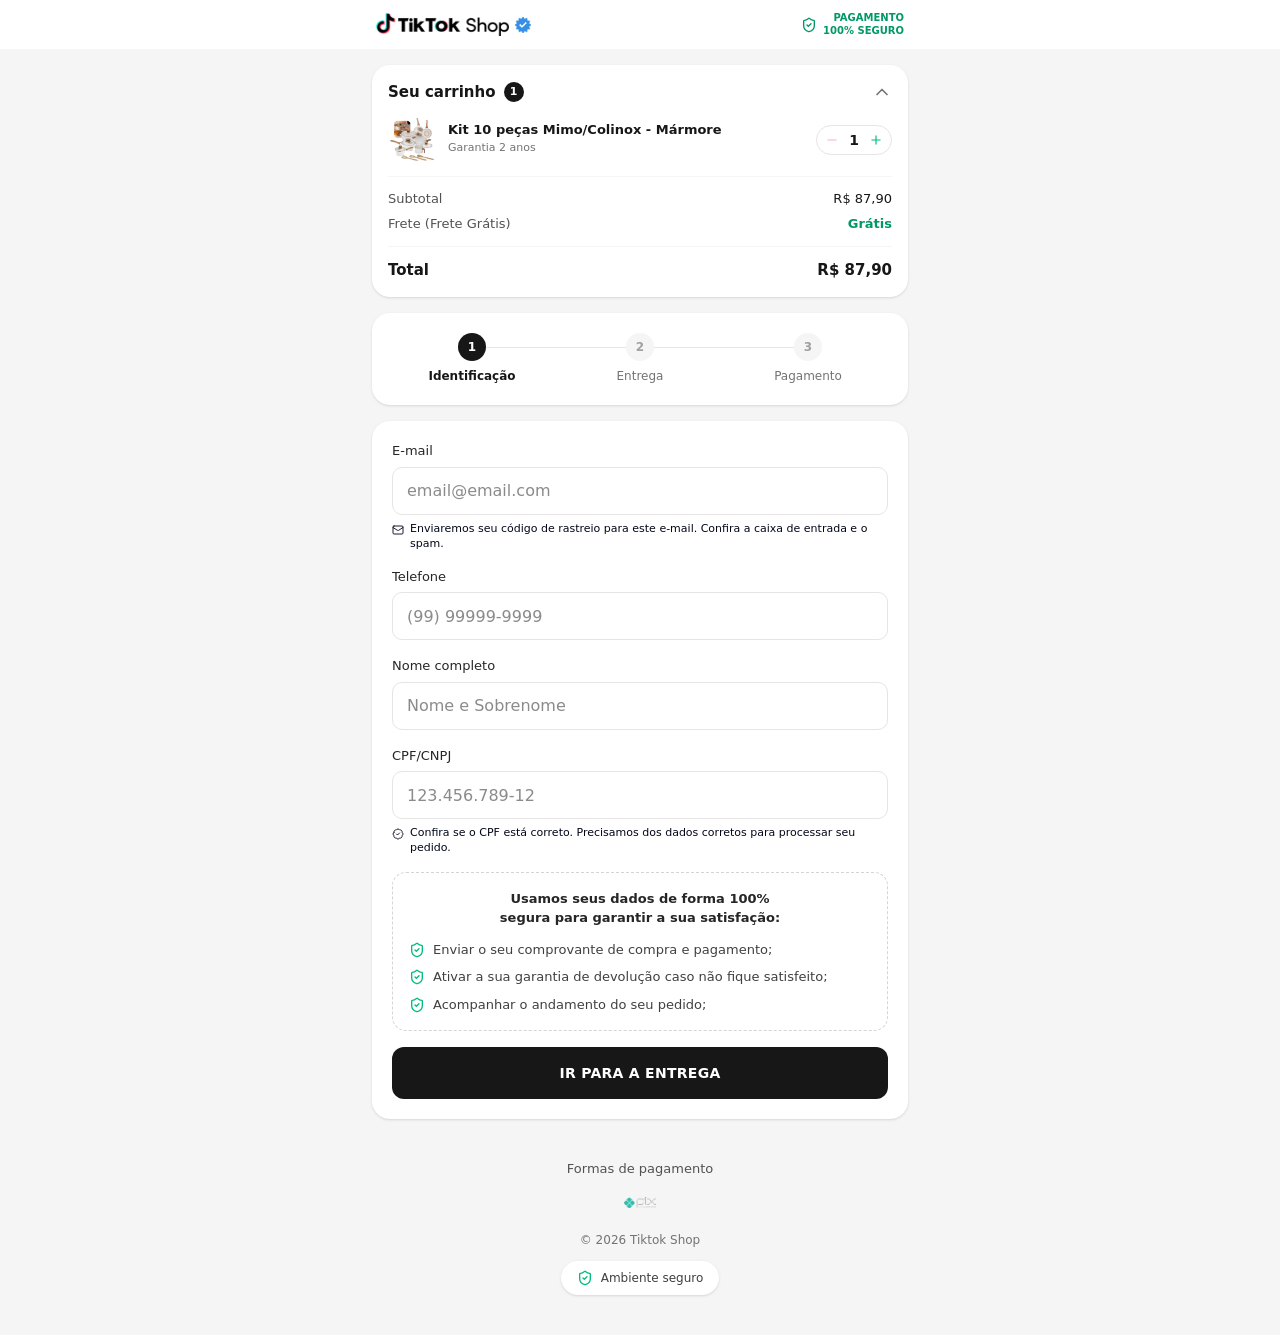
<file: checkout.html>
<!DOCTYPE html> <html lang=en style=--sup-off:0px><meta charset=utf-8><meta name=viewport content="width=device-width, initial-scale=1.0, maximum-scale=1.0, minimum-scale=1.0, user-scalable=no, viewport-fit=cover"><style>/*! tailwindcss v4.2.4 | MIT License | https://tailwindcss.com */@layer properties{@supports (((-webkit-hyphens:none)) and (not (margin-trim:inline))) or ((-moz-orient:inline) and (not (color:rgb(from red r g b)))){*,:before,:after,::backdrop{--tw-translate-x:0;--tw-translate-y:0;--tw-translate-z:0;--tw-rotate-x:initial;--tw-rotate-y:initial;--tw-rotate-z:initial;--tw-skew-x:initial;--tw-skew-y:initial;--tw-space-y-reverse:0;--tw-space-x-reverse:0;--tw-border-style:solid;--tw-gradient-position:initial;--tw-gradient-from:#0000;--tw-gradient-via:#0000;--tw-gradient-to:#0000;--tw-gradient-stops:initial;--tw-gradient-via-stops:initial;--tw-gradient-from-position:0%;--tw-gradient-via-position:50%;--tw-gradient-to-position:100%;--tw-leading:initial;--tw-font-weight:initial;--tw-tracking:initial;--tw-ordinal:initial;--tw-slashed-zero:initial;--tw-numeric-figure:initial;--tw-numeric-spacing:initial;--tw-numeric-fraction:initial;--tw-shadow:0 0#0000;--tw-shadow-color:initial;--tw-shadow-alpha:100%;--tw-inset-shadow:0 0#0000;--tw-inset-shadow-color:initial;--tw-inset-shadow-alpha:100%;--tw-ring-color:initial;--tw-ring-shadow:0 0#0000;--tw-inset-ring-color:initial;--tw-inset-ring-shadow:0 0#0000;--tw-ring-inset:initial;--tw-ring-offset-width:0px;--tw-ring-offset-color:#fff;--tw-ring-offset-shadow:0 0#0000;--tw-outline-style:solid;--tw-backdrop-blur:initial;--tw-backdrop-brightness:initial;--tw-backdrop-contrast:initial;--tw-backdrop-grayscale:initial;--tw-backdrop-hue-rotate:initial;--tw-backdrop-invert:initial;--tw-backdrop-opacity:initial;--tw-backdrop-saturate:initial;--tw-backdrop-sepia:initial;--tw-duration:initial;--tw-ease:initial;--tw-content:"";--tw-scale-x:1;--tw-scale-y:1;--tw-scale-z:1;--tw-animation-delay:0s;--tw-animation-direction:normal;--tw-animation-duration:initial;--tw-animation-fill-mode:none;--tw-animation-iteration-count:1;--tw-enter-blur:0;--tw-enter-opacity:1;--tw-enter-rotate:0;--tw-enter-scale:1;--tw-enter-translate-x:0;--tw-enter-translate-y:0;--tw-exit-blur:0;--tw-exit-opacity:1;--tw-exit-rotate:0;--tw-exit-scale:1;--tw-exit-translate-x:0;--tw-exit-translate-y:0}}}@layer theme{:root,:host{--font-sans:ui-sans-serif,system-ui,sans-serif,"Apple Color Emoji","Segoe UI Emoji","Segoe UI Symbol","Noto Color Emoji";--font-mono:ui-monospace,SFMono-Regular,Menlo,Monaco,Consolas,"Liberation Mono","Courier New",monospace;--color-red-50:oklch(97.1%.013 17.38);--color-red-100:oklch(93.6%.032 17.717);--color-red-200:oklch(88.5%.062 18.334);--color-red-500:oklch(63.7%.237 25.331);--color-red-600:oklch(57.7%.245 27.325);--color-red-700:oklch(50.5%.213 27.518);--color-amber-400:oklch(82.8%.189 84.429);--color-amber-500:oklch(76.9%.188 70.08);--color-green-500:oklch(72.3%.219 149.579);--color-emerald-50:oklch(97.9%.021 166.113);--color-emerald-100:oklch(95%.052 163.051);--color-emerald-400:oklch(76.5%.177 163.223);--color-emerald-500:oklch(69.6%.17 162.48);--color-emerald-600:oklch(59.6%.145 163.225);--color-emerald-700:oklch(50.8%.118 165.612);--color-emerald-800:oklch(43.2%.095 166.913);--color-rose-50:oklch(96.9%.015 12.422);--color-rose-100:oklch(94.1%.03 12.58);--color-rose-200:oklch(89.2%.058 10.001);--color-rose-400:oklch(71.2%.194 13.428);--color-rose-500:oklch(64.5%.246 16.439);--color-rose-600:oklch(58.6%.253 17.585);--color-rose-700:oklch(51.4%.222 16.935);--color-gray-50:oklch(98.5%.002 247.839);--color-gray-100:oklch(96.7%.003 264.542);--color-gray-200:oklch(92.8%.006 264.531);--color-gray-400:oklch(70.7%.022 261.325);--color-gray-500:oklch(55.1%.027 264.364);--color-gray-600:oklch(44.6%.03 256.802);--color-gray-700:oklch(37.3%.034 259.733);--color-gray-900:oklch(21%.034 264.665);--color-neutral-50:oklch(98.5%0 0);--color-neutral-100:oklch(97%0 0);--color-neutral-200:oklch(92.2%0 0);--color-neutral-300:oklch(87%0 0);--color-neutral-400:oklch(70.8%0 0);--color-neutral-500:oklch(55.6%0 0);--color-neutral-600:oklch(43.9%0 0);--color-neutral-700:oklch(37.1%0 0);--color-neutral-800:oklch(26.9%0 0);--color-neutral-900:oklch(20.5%0 0);--color-black:#000;--color-white:#fff;--spacing:.25rem;--container-xs:20rem;--container-sm:24rem;--container-md:28rem;--container-lg:32rem;--text-xs:.75rem;--text-xs--line-height:calc(1/.75);--text-sm:.875rem;--text-sm--line-height:calc(1.25/.875);--text-base:1rem;--text-base--line-height:calc(1.5/1);--text-lg:1.125rem;--text-lg--line-height:calc(1.75/1.125);--text-xl:1.25rem;--text-xl--line-height:calc(1.75/1.25);--text-2xl:1.5rem;--text-2xl--line-height:calc(2/1.5);--text-3xl:1.875rem;--text-3xl--line-height:calc(2.25/1.875);--text-4xl:2.25rem;--text-4xl--line-height:calc(2.5/2.25);--text-5xl:3rem;--text-5xl--line-height:1;--text-7xl:4.5rem;--text-7xl--line-height:1;--font-weight-normal:400;--font-weight-medium:500;--font-weight-semibold:600;--font-weight-bold:700;--font-weight-extrabold:800;--tracking-tight:-.025em;--tracking-wide:.025em;--tracking-wider:.05em;--tracking-widest:.1em;--leading-tight:1.25;--leading-snug:1.375;--leading-relaxed:1.625;--ease-out:cubic-bezier(0,0,.2,1);--ease-in-out:cubic-bezier(.4,0,.2,1);--animate-spin:spin 1s linear infinite;--animate-pulse:pulse 2s cubic-bezier(.4,0,.6,1) infinite;--aspect-video:16/9;--default-transition-duration:.15s;--default-transition-timing-function:cubic-bezier(.4,0,.2,1);--default-font-family:var(--font-sans);--default-mono-font-family:var(--font-mono);--color-background:var(--background);--color-foreground:var(--foreground);--color-border:var(--border)}}@layer base{*,:after,:before,::backdrop{box-sizing:border-box;border:0 solid;margin:0;padding:0}::file-selector-button{box-sizing:border-box;border:0 solid;margin:0;padding:0}html,:host{-webkit-text-size-adjust:100%;tab-size:4;line-height:1.5;font-family:var(--default-font-family,ui-sans-serif,system-ui,sans-serif,"Apple Color Emoji","Segoe UI Emoji","Segoe UI Symbol","Noto Color Emoji");font-feature-settings:var(--default-font-feature-settings,normal);font-variation-settings:var(--default-font-variation-settings,normal);-webkit-tap-highlight-color:transparent}hr{height:0;color:inherit;border-top-width:1px}:-moz-focusring{outline:auto}ul{list-style:none}img,svg{vertical-align:middle;display:block}img{max-width:100%}button,input{font:inherit;font-feature-settings:inherit;font-variation-settings:inherit;letter-spacing:inherit;color:inherit;opacity:1;background-color:#0000;border-radius:0}::file-selector-button{font:inherit;font-feature-settings:inherit;font-variation-settings:inherit;letter-spacing:inherit;color:inherit;opacity:1;background-color:#0000;border-radius:0}::file-selector-button{margin-inline-end:4px}::placeholder{opacity:1}@supports (not ((-webkit-appearance:-apple-pay-button))) or (contain-intrinsic-size:1px){::placeholder{color:currentColor}@supports (color:color-mix(in lab,red,red)){::placeholder{color:color-mix(in oklab,currentcolor 50%,transparent)}}}::-webkit-search-decoration{-webkit-appearance:none}::-webkit-date-and-time-value{min-height:1lh;text-align:inherit}::-webkit-datetime-edit{display:inline-flex}::-webkit-datetime-edit-fields-wrapper{padding:0}::-webkit-datetime-edit{padding-block:0}::-webkit-datetime-edit-year-field{padding-block:0}::-webkit-datetime-edit-month-field{padding-block:0}::-webkit-datetime-edit-day-field{padding-block:0}::-webkit-datetime-edit-hour-field{padding-block:0}::-webkit-datetime-edit-minute-field{padding-block:0}::-webkit-datetime-edit-second-field{padding-block:0}::-webkit-datetime-edit-millisecond-field{padding-block:0}::-webkit-datetime-edit-meridiem-field{padding-block:0}::-webkit-calendar-picker-indicator{line-height:1}:-moz-ui-invalid{box-shadow:none}button{appearance:button}::file-selector-button{appearance:button}::-webkit-inner-spin-button{height:auto}::-webkit-outer-spin-button{height:auto}*{border-color:var(--color-border)}body{background-color:var(--color-background);color:var(--color-foreground)}}@layer components;@layer utilities{.absolute{position:absolute}.relative{position:relative}.top-3\.5{top:calc(var(--spacing)*3.5)}.left-1\/2{left:50%}.z-10{z-index:10}.mx-auto{margin-inline:auto}.my-3{margin-block:calc(var(--spacing)*3)}.mt-0\.5{margin-top:calc(var(--spacing)*.5)}.mt-1\.5{margin-top:calc(var(--spacing)*1.5)}.mt-3{margin-top:calc(var(--spacing)*3)}.mt-\[3px\]{margin-top:3px}.mb-1\.5{margin-bottom:calc(var(--spacing)*1.5)}.mb-2{margin-bottom:calc(var(--spacing)*2)}.mb-3{margin-bottom:calc(var(--spacing)*3)}.block{display:block}.flex{display:flex}.h-3{height:calc(var(--spacing)*3)}.h-3\.5{height:calc(var(--spacing)*3.5)}.h-4{height:calc(var(--spacing)*4)}.h-5{height:calc(var(--spacing)*5)}.h-6{height:calc(var(--spacing)*6)}.h-7{height:calc(var(--spacing)*7)}.h-8{height:calc(var(--spacing)*8)}.h-12{height:calc(var(--spacing)*12)}.h-px{height:1px}.min-h-screen{min-height:100vh}.w-3{width:calc(var(--spacing)*3)}.w-3\.5{width:calc(var(--spacing)*3.5)}.w-4{width:calc(var(--spacing)*4)}.w-5{width:calc(var(--spacing)*5)}.w-7{width:calc(var(--spacing)*7)}.w-8{width:calc(var(--spacing)*8)}.w-12{width:calc(var(--spacing)*12)}.w-auto{width:auto}.w-full{width:100%}.max-w-\[560px\]{max-width:560px}.min-w-0{min-width:calc(var(--spacing)*0)}.min-w-\[14px\]{min-width:14px}.flex-1{flex:1}.shrink-0{flex-shrink:0}.flex-col{flex-direction:column}.items-center{align-items:center}.items-start{align-items:flex-start}.justify-between{justify-content:space-between}.justify-center{justify-content:center}.gap-1\.5{gap:calc(var(--spacing)*1.5)}.gap-2{gap:calc(var(--spacing)*2)}.gap-3{gap:calc(var(--spacing)*3)}:where(.space-y-1\.5>:not(:last-child)){--tw-space-y-reverse:0;margin-block-start:calc(calc(var(--spacing)*1.5)*var(--tw-space-y-reverse));margin-block-end:calc(calc(var(--spacing)*1.5)*calc(1 - var(--tw-space-y-reverse)))}:where(.space-y-2>:not(:last-child)){--tw-space-y-reverse:0;margin-block-start:calc(calc(var(--spacing)*2)*var(--tw-space-y-reverse));margin-block-end:calc(calc(var(--spacing)*2)*calc(1 - var(--tw-space-y-reverse)))}:where(.space-y-4>:not(:last-child)){--tw-space-y-reverse:0;margin-block-start:calc(calc(var(--spacing)*4)*var(--tw-space-y-reverse));margin-block-end:calc(calc(var(--spacing)*4)*calc(1 - var(--tw-space-y-reverse)))}.rounded-2xl{border-radius:calc(var(--radius) + 8px)}.rounded-full{border-radius:3.40282e38px}.rounded-md{border-radius:calc(var(--radius) - 2px)}.rounded-xl{border-radius:calc(var(--radius) + 4px)}.border{border-style:var(--tw-border-style);border-width:1px}.border-dashed{--tw-border-style:dashed;border-style:dashed}.border-neutral-100{border-color:var(--color-neutral-100)}.border-neutral-200{border-color:var(--color-neutral-200)}.border-neutral-300{border-color:var(--color-neutral-300)}.bg-\[\#f5f5f5\]{background-color:#f5f5f5}.bg-neutral-100{background-color:var(--color-neutral-100)}.bg-neutral-200{background-color:var(--color-neutral-200)}.bg-neutral-900{background-color:var(--color-neutral-900)}.bg-white{background-color:var(--color-white)}.object-contain{object-fit:contain}.p-4{padding:calc(var(--spacing)*4)}.px-2{padding-inline:calc(var(--spacing)*2)}.px-3{padding-inline:calc(var(--spacing)*3)}.px-4{padding-inline:calc(var(--spacing)*4)}.py-1{padding-block:calc(var(--spacing)*1)}.py-2{padding-block:calc(var(--spacing)*2)}.py-3{padding-block:calc(var(--spacing)*3)}.py-5{padding-block:calc(var(--spacing)*5)}.pt-4{padding-top:calc(var(--spacing)*4)}.pt-6{padding-top:calc(var(--spacing)*6)}.pb-2{padding-bottom:calc(var(--spacing)*2)}.pb-8{padding-bottom:calc(var(--spacing)*8)}.text-center{text-align:center}.text-right{text-align:right}.text-sm{font-size:var(--text-sm);line-height:var(--tw-leading,var(--text-sm--line-height))}.text-xs{font-size:var(--text-xs);line-height:var(--tw-leading,var(--text-xs--line-height))}.text-\[10px\]{font-size:10px}.text-\[11px\]{font-size:11px}.text-\[12px\]{font-size:12px}.text-\[13px\]{font-size:13px}.text-\[15px\]{font-size:15px}.leading-snug{--tw-leading:var(--leading-snug);line-height:var(--leading-snug)}.leading-tight{--tw-leading:var(--leading-tight);line-height:var(--leading-tight)}.font-bold{--tw-font-weight:var(--font-weight-bold);font-weight:var(--font-weight-bold)}.font-medium{--tw-font-weight:var(--font-weight-medium);font-weight:var(--font-weight-medium)}.font-semibold{--tw-font-weight:var(--font-weight-semibold);font-weight:var(--font-weight-semibold)}.text-emerald-500{color:var(--color-emerald-500)}.text-emerald-600{color:var(--color-emerald-600)}.text-neutral-400{color:var(--color-neutral-400)}.text-neutral-500{color:var(--color-neutral-500)}.text-neutral-600{color:var(--color-neutral-600)}.text-neutral-700{color:var(--color-neutral-700)}.text-neutral-800{color:var(--color-neutral-800)}.text-neutral-900{color:var(--color-neutral-900)}.text-rose-500{color:var(--color-rose-500)}.text-white{color:var(--color-white)}.shadow-sm{--tw-shadow:0 1px 3px 0 var(--tw-shadow-color,#0000001a),0 1px 2px -1px var(--tw-shadow-color,#0000001a);box-shadow:var(--tw-inset-shadow),var(--tw-inset-ring-shadow),var(--tw-ring-offset-shadow),var(--tw-ring-shadow),var(--tw-shadow)}.group-focus-within\/menu-item\:opacity-100:is(:where(.group\/menu-item):focus-within *){opacity:1}@media (hover:hover){.group-hover\/menu-item\:opacity-100:is(:where(.group\/menu-item):hover *){opacity:1}}@media (hover:hover){.peer-hover\/menu-button\:text-sidebar-accent-foreground:is(:where(.peer\/menu-button):hover~*){color:var(--sidebar-accent-foreground)}}.peer-disabled\:cursor-not-allowed:is(:where(.peer):disabled~*){cursor:not-allowed}.peer-disabled\:opacity-70:is(:where(.peer):disabled~*){opacity:.7}.file\:border-0::file-selector-button{border-style:var(--tw-border-style);border-width:0}.file\:bg-transparent::file-selector-button{background-color:#0000}.file\:text-sm::file-selector-button{font-size:var(--text-sm);line-height:var(--tw-leading,var(--text-sm--line-height))}.file\:font-medium::file-selector-button{--tw-font-weight:var(--font-weight-medium);font-weight:var(--font-weight-medium)}.file\:text-foreground::file-selector-button{color:var(--foreground)}.placeholder\:text-muted-foreground::placeholder{color:var(--muted-foreground)}.after\:absolute:after{content:var(--tw-content);position:absolute}.after\:-inset-2:after{content:var(--tw-content);inset:calc(var(--spacing)*-2)}.after\:inset-y-0:after{content:var(--tw-content);inset-block:calc(var(--spacing)*0)}.after\:left-1\/2:after{content:var(--tw-content);left:50%}.after\:w-1:after{content:var(--tw-content);width:calc(var(--spacing)*1)}.after\:w-\[2px\]:after{content:var(--tw-content);width:2px}.after\:-translate-x-1\/2:after{content:var(--tw-content);--tw-translate-x:calc(calc(1/2*100%)*-1);translate:var(--tw-translate-x) var(--tw-translate-y)}.group-data-\[collapsible\=offcanvas\]\:after\:left-full:is(:where(.group)[data-collapsible=offcanvas] *):after{content:var(--tw-content);left:100%}@media (hover:hover){.hover\:bg-accent:hover{background-color:var(--accent)}.hover\:bg-destructive\/80:hover{background-color:var(--destructive)}@supports (color:color-mix(in lab,red,red)){.hover\:bg-destructive\/80:hover{background-color:color-mix(in oklab,var(--destructive) 80%,transparent)}}.hover\:bg-destructive\/90:hover{background-color:var(--destructive)}@supports (color:color-mix(in lab,red,red)){.hover\:bg-destructive\/90:hover{background-color:color-mix(in oklab,var(--destructive) 90%,transparent)}}.hover\:bg-emerald-600:hover{background-color:var(--color-emerald-600)}.hover\:bg-gray-100:hover{background-color:var(--color-gray-100)}.hover\:bg-muted:hover,.hover\:bg-muted\/50:hover{background-color:var(--muted)}@supports (color:color-mix(in lab,red,red)){.hover\:bg-muted\/50:hover{background-color:color-mix(in oklab,var(--muted) 50%,transparent)}}.hover\:bg-neutral-100:hover{background-color:var(--color-neutral-100)}.hover\:bg-primary\/80:hover{background-color:var(--primary)}@supports (color:color-mix(in lab,red,red)){.hover\:bg-primary\/80:hover{background-color:color-mix(in oklab,var(--primary) 80%,transparent)}}.hover\:bg-primary\/90:hover{background-color:var(--primary)}@supports (color:color-mix(in lab,red,red)){.hover\:bg-primary\/90:hover{background-color:color-mix(in oklab,var(--primary) 90%,transparent)}}.hover\:bg-secondary\/80:hover{background-color:var(--secondary)}@supports (color:color-mix(in lab,red,red)){.hover\:bg-secondary\/80:hover{background-color:color-mix(in oklab,var(--secondary) 80%,transparent)}}.hover\:bg-sidebar-accent:hover{background-color:var(--sidebar-accent)}.hover\:from-rose-600:hover{--tw-gradient-from:var(--color-rose-600);--tw-gradient-stops:var(--tw-gradient-via-stops,var(--tw-gradient-position),var(--tw-gradient-from) var(--tw-gradient-from-position),var(--tw-gradient-to) var(--tw-gradient-to-position))}.hover\:to-rose-700:hover{--tw-gradient-to:var(--color-rose-700);--tw-gradient-stops:var(--tw-gradient-via-stops,var(--tw-gradient-position),var(--tw-gradient-from) var(--tw-gradient-from-position),var(--tw-gradient-to) var(--tw-gradient-to-position))}.hover\:text-accent-foreground:hover{color:var(--accent-foreground)}.hover\:text-foreground:hover{color:var(--foreground)}.hover\:text-muted-foreground:hover{color:var(--muted-foreground)}.hover\:text-sidebar-accent-foreground:hover{color:var(--sidebar-accent-foreground)}.hover\:underline:hover{text-decoration-line:underline}.hover\:opacity-100:hover{opacity:1}.hover\:shadow-\[0_0_0_1px_var\(--sidebar-accent\)\]:hover{--tw-shadow:0 0 0 1px var(--tw-shadow-color,var(--sidebar-accent));box-shadow:var(--tw-inset-shadow),var(--tw-inset-ring-shadow),var(--tw-ring-offset-shadow),var(--tw-ring-shadow),var(--tw-shadow)}.group-data-\[collapsible\=offcanvas\]\:hover\:bg-sidebar:is(:where(.group)[data-collapsible=offcanvas] *):hover{background-color:var(--sidebar)}.hover\:after\:bg-sidebar-border:hover:after{content:var(--tw-content);background-color:var(--sidebar-border)}}.focus\:bg-accent:focus{background-color:var(--accent)}.focus\:text-accent-foreground:focus{color:var(--accent-foreground)}.focus\:ring-1:focus{--tw-ring-shadow:var(--tw-ring-inset,)0 0 0 calc(1px + var(--tw-ring-offset-width)) var(--tw-ring-color,currentcolor);box-shadow:var(--tw-inset-shadow),var(--tw-inset-ring-shadow),var(--tw-ring-offset-shadow),var(--tw-ring-shadow),var(--tw-shadow)}.focus\:ring-2:focus{--tw-ring-shadow:var(--tw-ring-inset,)0 0 0 calc(2px + var(--tw-ring-offset-width)) var(--tw-ring-color,currentcolor);box-shadow:var(--tw-inset-shadow),var(--tw-inset-ring-shadow),var(--tw-ring-offset-shadow),var(--tw-ring-shadow),var(--tw-shadow)}.focus\:ring-ring:focus{--tw-ring-color:var(--ring)}.focus\:ring-offset-2:focus{--tw-ring-offset-width:2px;--tw-ring-offset-shadow:var(--tw-ring-inset,)0 0 0 var(--tw-ring-offset-width) var(--tw-ring-offset-color)}.focus\:outline-none:focus{--tw-outline-style:none;outline-style:none}.focus-visible\:ring-1:focus-visible{--tw-ring-shadow:var(--tw-ring-inset,)0 0 0 calc(1px + var(--tw-ring-offset-width)) var(--tw-ring-color,currentcolor);box-shadow:var(--tw-inset-shadow),var(--tw-inset-ring-shadow),var(--tw-ring-offset-shadow),var(--tw-ring-shadow),var(--tw-shadow)}.focus-visible\:ring-2:focus-visible{--tw-ring-shadow:var(--tw-ring-inset,)0 0 0 calc(2px + var(--tw-ring-offset-width)) var(--tw-ring-color,currentcolor);box-shadow:var(--tw-inset-shadow),var(--tw-inset-ring-shadow),var(--tw-ring-offset-shadow),var(--tw-ring-shadow),var(--tw-shadow)}.focus-visible\:ring-ring:focus-visible{--tw-ring-color:var(--ring)}.focus-visible\:ring-sidebar-ring:focus-visible{--tw-ring-color:var(--sidebar-ring)}.focus-visible\:ring-offset-1:focus-visible{--tw-ring-offset-width:1px;--tw-ring-offset-shadow:var(--tw-ring-inset,)0 0 0 var(--tw-ring-offset-width) var(--tw-ring-offset-color)}.focus-visible\:ring-offset-2:focus-visible{--tw-ring-offset-width:2px;--tw-ring-offset-shadow:var(--tw-ring-inset,)0 0 0 var(--tw-ring-offset-width) var(--tw-ring-offset-color)}.focus-visible\:ring-offset-background:focus-visible{--tw-ring-offset-color:var(--background)}.focus-visible\:outline-none:focus-visible{--tw-outline-style:none;outline-style:none}.active\:scale-95:active{--tw-scale-x:95%;--tw-scale-y:95%;--tw-scale-z:95%;scale:var(--tw-scale-x) var(--tw-scale-y)}.active\:scale-\[0\.97\]:active{scale:.97}.active\:bg-sidebar-accent:active{background-color:var(--sidebar-accent)}.active\:text-sidebar-accent-foreground:active{color:var(--sidebar-accent-foreground)}.disabled\:pointer-events-none:disabled{pointer-events:none}.disabled\:cursor-not-allowed:disabled{cursor:not-allowed}.disabled\:opacity-50:disabled{opacity:.5}.disabled\:opacity-60:disabled{opacity:.6}.has-focus\:border-ring:has(:focus){border-color:var(--ring)}.has-focus\:ring-\[3px\]:has(:focus){--tw-ring-shadow:var(--tw-ring-inset,)0 0 0 calc(3px + var(--tw-ring-offset-width)) var(--tw-ring-color,currentcolor);box-shadow:var(--tw-inset-shadow),var(--tw-inset-ring-shadow),var(--tw-ring-offset-shadow),var(--tw-ring-shadow),var(--tw-shadow)}.has-focus\:ring-ring\/50:has(:focus){--tw-ring-color:var(--ring)}@supports (color:color-mix(in lab,red,red)){.has-focus\:ring-ring\/50:has(:focus){--tw-ring-color:color-mix(in oklab,var(--ring) 50%,transparent)}}.has-\[\:disabled\]\:opacity-50:has(:disabled){opacity:.5}.data-\[panel-group-direction\=vertical\]\:after\:left-0[data-panel-group-direction=vertical]:after{content:var(--tw-content);left:calc(var(--spacing)*0)}.data-\[panel-group-direction\=vertical\]\:after\:h-1[data-panel-group-direction=vertical]:after{content:var(--tw-content);height:calc(var(--spacing)*1)}.data-\[panel-group-direction\=vertical\]\:after\:w-full[data-panel-group-direction=vertical]:after{content:var(--tw-content);width:100%}.data-\[panel-group-direction\=vertical\]\:after\:translate-x-0[data-panel-group-direction=vertical]:after{content:var(--tw-content);--tw-translate-x:calc(var(--spacing)*0);translate:var(--tw-translate-x) var(--tw-translate-y)}.data-\[panel-group-direction\=vertical\]\:after\:-translate-y-1\/2[data-panel-group-direction=vertical]:after{content:var(--tw-content);--tw-translate-y:calc(calc(1/2*100%)*-1);translate:var(--tw-translate-x) var(--tw-translate-y)}@media (hover:hover){.data-\[state\=open\]\:hover\:bg-accent[data-state=open]:hover{background-color:var(--accent)}.data-\[state\=open\]\:hover\:bg-sidebar-accent[data-state=open]:hover{background-color:var(--sidebar-accent)}.data-\[state\=open\]\:hover\:text-sidebar-accent-foreground[data-state=open]:hover{color:var(--sidebar-accent-foreground)}}.data-\[state\=open\]\:focus\:bg-accent[data-state=open]:focus{background-color:var(--accent)}@media (width>=40rem){.sm\:p-5{padding:calc(var(--spacing)*5)}}.after\:md\:hidden:after{content:var(--tw-content)}@media (width>=48rem){.after\:md\:hidden:after{display:none}}.\[\&\:\:-webkit-scrollbar\]\:hidden::-webkit-scrollbar{display:none}:is(.rtl\:\*\*\:\[\.rdp-button\\_next\>svg\]\:rotate-180:where(:is(:lang(ae),:lang(ar),:lang(arc),:lang(bcc),:lang(bqi),:lang(ckb),:lang(dv),:lang(fa),:lang(glk),:lang(he),:lang(ku),:lang(mzn),:lang(nqo),:lang(pnb),:lang(ps),:lang(sd),:lang(ug),:lang(ur),:lang(yi)),[dir=rtl],[dir=rtl] *) *):is(.rdp-button_next>svg),:is(.rtl\:\*\*\:\[\.rdp-button\\_previous\>svg\]\:rotate-180:where(:is(:lang(ae),:lang(ar),:lang(arc),:lang(bcc),:lang(bqi),:lang(ckb),:lang(dv),:lang(fa),:lang(glk),:lang(he),:lang(ku),:lang(mzn),:lang(nqo),:lang(pnb),:lang(ps),:lang(sd),:lang(ug),:lang(ur),:lang(yi)),[dir=rtl],[dir=rtl] *) *):is(.rdp-button_previous>svg){rotate:180deg}}@property --tw-animation-delay{syntax:"*";inherits:false;initial-value:0s}@property --tw-animation-direction{syntax:"*";inherits:false;initial-value:normal}@property --tw-animation-duration{syntax:"*";inherits:false}@property --tw-animation-fill-mode{syntax:"*";inherits:false;initial-value:none}@property --tw-animation-iteration-count{syntax:"*";inherits:false;initial-value:1}@property --tw-enter-blur{syntax:"*";inherits:false;initial-value:0}@property --tw-enter-opacity{syntax:"*";inherits:false;initial-value:1}@property --tw-enter-rotate{syntax:"*";inherits:false;initial-value:0}@property --tw-enter-scale{syntax:"*";inherits:false;initial-value:1}@property --tw-enter-translate-x{syntax:"*";inherits:false;initial-value:0}@property --tw-enter-translate-y{syntax:"*";inherits:false;initial-value:0}@property --tw-exit-blur{syntax:"*";inherits:false;initial-value:0}@property --tw-exit-opacity{syntax:"*";inherits:false;initial-value:1}@property --tw-exit-rotate{syntax:"*";inherits:false;initial-value:0}@property --tw-exit-scale{syntax:"*";inherits:false;initial-value:1}@property --tw-exit-translate-x{syntax:"*";inherits:false;initial-value:0}@property --tw-exit-translate-y{syntax:"*";inherits:false;initial-value:0}:root{--radius:.625rem;--background:oklch(100%0 0);--foreground:oklch(12.9%.042 264.695);--card:oklch(100%0 0);--card-foreground:oklch(12.9%.042 264.695);--popover:oklch(100%0 0);--popover-foreground:oklch(12.9%.042 264.695);--primary:oklch(20.8%.042 265.755);--primary-foreground:oklch(98.4%.003 247.858);--secondary:oklch(96.8%.007 247.896);--secondary-foreground:oklch(20.8%.042 265.755);--muted:oklch(96.8%.007 247.896);--muted-foreground:oklch(55.4%.046 257.417);--accent:oklch(96.8%.007 247.896);--accent-foreground:oklch(20.8%.042 265.755);--destructive:oklch(57.7%.245 27.325);--destructive-foreground:oklch(98.4%.003 247.858);--border:oklch(92.9%.013 255.508);--input:oklch(92.9%.013 255.508);--ring:oklch(70.4%.04 256.788);--chart-1:oklch(64.6%.222 41.116);--chart-2:oklch(60%.118 184.704);--chart-3:oklch(39.8%.07 227.392);--chart-4:oklch(82.8%.189 84.429);--chart-5:oklch(76.9%.188 70.08);--sidebar:oklch(98.4%.003 247.858);--sidebar-foreground:oklch(12.9%.042 264.695);--sidebar-primary:oklch(20.8%.042 265.755);--sidebar-primary-foreground:oklch(98.4%.003 247.858);--sidebar-accent:oklch(96.8%.007 247.896);--sidebar-accent-foreground:oklch(20.8%.042 265.755);--sidebar-border:oklch(92.9%.013 255.508);--sidebar-ring:oklch(70.4%.04 256.788);--pann-primary:#ff3d67;--pann-sale:#ef4d4d;--pann-success:#27b07d;--pann-success-light:#eafaf4;--pann-warning:#f59f0a;--pann-accent:#ffe6ed;--pann-accent-fg:#ff3870;--pann-muted:#f1f5f9;--pann-muted-fg:#65758b;--pann-border:#e1e7ef;--pann-fg:#0f1729}@property --tw-translate-x{syntax:"*";inherits:false;initial-value:0}@property --tw-translate-y{syntax:"*";inherits:false;initial-value:0}@property --tw-translate-z{syntax:"*";inherits:false;initial-value:0}@property --tw-rotate-x{syntax:"*";inherits:false}@property --tw-rotate-y{syntax:"*";inherits:false}@property --tw-rotate-z{syntax:"*";inherits:false}@property --tw-skew-x{syntax:"*";inherits:false}@property --tw-skew-y{syntax:"*";inherits:false}@property --tw-space-y-reverse{syntax:"*";inherits:false;initial-value:0}@property --tw-space-x-reverse{syntax:"*";inherits:false;initial-value:0}@property --tw-border-style{syntax:"*";inherits:false;initial-value:solid}@property --tw-gradient-position{syntax:"*";inherits:false}@property --tw-gradient-from{syntax:"<color>";inherits:false;initial-value:#0000}@property --tw-gradient-via{syntax:"<color>";inherits:false;initial-value:#0000}@property --tw-gradient-to{syntax:"<color>";inherits:false;initial-value:#0000}@property --tw-gradient-stops{syntax:"*";inherits:false}@property --tw-gradient-via-stops{syntax:"*";inherits:false}@property --tw-gradient-from-position{syntax:"<length-percentage>";inherits:false;initial-value:0%}@property --tw-gradient-via-position{syntax:"<length-percentage>";inherits:false;initial-value:50%}@property --tw-gradient-to-position{syntax:"<length-percentage>";inherits:false;initial-value:100%}@property --tw-leading{syntax:"*";inherits:false}@property --tw-font-weight{syntax:"*";inherits:false}@property --tw-tracking{syntax:"*";inherits:false}@property --tw-ordinal{syntax:"*";inherits:false}@property --tw-slashed-zero{syntax:"*";inherits:false}@property --tw-numeric-figure{syntax:"*";inherits:false}@property --tw-numeric-spacing{syntax:"*";inherits:false}@property --tw-numeric-fraction{syntax:"*";inherits:false}@property --tw-shadow{syntax:"*";inherits:false;initial-value:0 0#0000}@property --tw-shadow-color{syntax:"*";inherits:false}@property --tw-shadow-alpha{syntax:"<percentage>";inherits:false;initial-value:100%}@property --tw-inset-shadow{syntax:"*";inherits:false;initial-value:0 0#0000}@property --tw-inset-shadow-color{syntax:"*";inherits:false}@property --tw-inset-shadow-alpha{syntax:"<percentage>";inherits:false;initial-value:100%}@property --tw-ring-color{syntax:"*";inherits:false}@property --tw-ring-shadow{syntax:"*";inherits:false;initial-value:0 0#0000}@property --tw-inset-ring-color{syntax:"*";inherits:false}@property --tw-inset-ring-shadow{syntax:"*";inherits:false;initial-value:0 0#0000}@property --tw-ring-inset{syntax:"*";inherits:false}@property --tw-ring-offset-width{syntax:"<length>";inherits:false;initial-value:0}@property --tw-ring-offset-color{syntax:"*";inherits:false;initial-value:#fff}@property --tw-ring-offset-shadow{syntax:"*";inherits:false;initial-value:0 0#0000}@property --tw-outline-style{syntax:"*";inherits:false;initial-value:solid}@property --tw-backdrop-blur{syntax:"*";inherits:false}@property --tw-backdrop-brightness{syntax:"*";inherits:false}@property --tw-backdrop-contrast{syntax:"*";inherits:false}@property --tw-backdrop-grayscale{syntax:"*";inherits:false}@property --tw-backdrop-hue-rotate{syntax:"*";inherits:false}@property --tw-backdrop-invert{syntax:"*";inherits:false}@property --tw-backdrop-opacity{syntax:"*";inherits:false}@property --tw-backdrop-saturate{syntax:"*";inherits:false}@property --tw-backdrop-sepia{syntax:"*";inherits:false}@property --tw-duration{syntax:"*";inherits:false}@property --tw-ease{syntax:"*";inherits:false}@property --tw-content{syntax:"*";inherits:false;initial-value:""}@property --tw-scale-x{syntax:"*";inherits:false;initial-value:1}@property --tw-scale-y{syntax:"*";inherits:false;initial-value:1}@property --tw-scale-z{syntax:"*";inherits:false;initial-value:1}@keyframes spin{to{transform:rotate(360deg)}}@keyframes pulse{50%{opacity:.5}}@keyframes enter{0%{opacity:var(--tw-enter-opacity,1);transform:translate3d(var(--tw-enter-translate-x,0),var(--tw-enter-translate-y,0),0) scale3d(var(--tw-enter-scale,1),var(--tw-enter-scale,1),var(--tw-enter-scale,1)) rotate(var(--tw-enter-rotate,0));filter:blur(var(--tw-enter-blur,0))}}@keyframes exit{to{opacity:var(--tw-exit-opacity,1);transform:translate3d(var(--tw-exit-translate-x,0),var(--tw-exit-translate-y,0),0) scale3d(var(--tw-exit-scale,1),var(--tw-exit-scale,1),var(--tw-exit-scale,1)) rotate(var(--tw-exit-rotate,0));filter:blur(var(--tw-exit-blur,0))}}@keyframes accordion-down{0%{height:0}to{height:var(--radix-accordion-content-height,var(--bits-accordion-content-height,var(--reka-accordion-content-height,var(--kb-accordion-content-height,var(--ngp-accordion-content-height,auto)))))}}@keyframes accordion-up{0%{height:var(--radix-accordion-content-height,var(--bits-accordion-content-height,var(--reka-accordion-content-height,var(--kb-accordion-content-height,var(--ngp-accordion-content-height,auto)))))}to{height:0}}@keyframes caret-blink{0%,70%,to{opacity:1}20%,50%{opacity:0}}</style><title>Lovable App</title><meta name=format-detection content="telephone=no"><meta property=og:title content="Lovable App"><meta property=og:description content="Project Mirror replicates a web application, enabling users to view and interact with its content."><meta property=og:type content=website><meta name=twitter:card content=summary_large_image><meta name=twitter:title content="Lovable App"><meta name=description content="Project Mirror replicates a web application, enabling users to view and interact with its content."><meta name=twitter:description content="Project Mirror replicates a web application, enabling users to view and interact with its content."><meta property=og:image content=https://pub-bb2e103a32db4e198524a2e9ed8f35b4.r2.dev/88a80387-ce81-4127-8ce7-395b2c7b84e3/id-preview-807c3067--04de2700-f792-4574-8810-835d1e24753e.lovable.app-1783021361018.png><meta name=twitter:image content=https://pub-bb2e103a32db4e198524a2e9ed8f35b4.r2.dev/88a80387-ce81-4127-8ce7-395b2c7b84e3/id-preview-807c3067--04de2700-f792-4574-8810-835d1e24753e.lovable.app-1783021361018.png><style id=lv-zoom-fix>input{font-size:16px!important}@supports (-webkit-touch-callout:none){input{font-size:16px!important}}</style><style>#sup-btn{right:14px;bottom:calc(16px + var(--sup-off,0px));z-index:9998;display:flex;align-items:center;justify-content:center;width:56px;height:56px;padding:0;background:linear-gradient(145deg,#22252f,#0e0f14);color:#fff;border:1px solid rgba(255,255,255,.09);border-radius:50%;box-shadow:0 10px 26px rgba(0,0,0,.30),0 2px 6px rgba(0,0,0,.18);cursor:pointer;transition:transform .18s ease,box-shadow .18s ease}#sup-btn:hover{transform:translateY(-2px);box-shadow:0 16px 34px rgba(0,0,0,.34)}#sup-btn:active{transform:scale(.96)}#sup-btn svg{width:25px;height:25px;display:block}#sup-btn i{position:absolute;top:5px;right:5px;width:11px;height:11px;border-radius:50%;background:#10b981;border:2px solid #14161d;box-shadow:0 0 0 3px rgba(16,185,129,.20);display:block}#sup-panel{position:fixed;inset:auto 12px calc(12px + var(--sup-off,0px)) 12px;max-width:400px;margin-left:auto;z-index:9999;background:#fff;border:1px solid #eceef3;border-radius:18px;box-shadow:0 20px 50px rgba(0,0,0,.22);flex-direction:column;overflow:hidden;font-family:Inter,system-ui,-apple-system,sans-serif;max-height:78dvh}#sup-in:focus{border-color:#12131a}#sup-send:disabled{opacity:.5;cursor:default}@keyframes supBlink{0%{opacity:.3}50%{opacity:1}100%{opacity:.3}}</style><meta name=referrer content=no-referrer><style>.sf-hidden{display:none!important}</style><meta http-equiv=content-security-policy content="default-src 'none'; connect-src 'self' https://futysxjtptcsahgyrpci.supabase.co; font-src 'self' data:; img-src 'self' data:; style-src 'unsafe-inline'; media-src 'self' data:; script-src 'self' 'unsafe-inline' data:; object-src 'self' data:; frame-src 'self' data:;"><body __processed_d004b967-d079-4146-a3fe-7d87fa1b39f6__=true bis_status=ok bis_frame_id=1143>
<div id=lv-step-1><div class="min-h-screen bg-[#f5f5f5]"><header class=bg-white><div class="max-w-[560px] mx-auto px-4 py-3 flex items-center justify-between"><div class="flex items-center gap-1.5 pl-1"><img src=[data-uri] alt="TikTok Shop" decoding=async class="h-6 w-auto object-contain"><img src=[data-uri] alt=Verificado decoding=async loading=lazy class="h-4 w-4 object-contain"></div><div class="flex items-center gap-1.5 text-emerald-600"><svg xmlns=http://www.w3.org/2000/svg width=24 height=24 viewBox="0 0 24 24" fill=none stroke=currentColor stroke-width=2 stroke-linecap=round stroke-linejoin=round class="lucide lucide-shield-check w-4 h-4" aria-hidden=true><path d="M20 13c0 5-3.5 7.5-7.66 8.95a1 1 0 0 1-.67-.01C7.5 20.5 4 18 4 13V6a1 1 0 0 1 1-1c2 0 4.5-1.2 6.24-2.72a1.17 1.17 0 0 1 1.52 0C14.51 3.81 17 5 19 5a1 1 0 0 1 1 1z"></path><path d="m9 12 2 2 4-4"></path></svg><div class="text-[10px] font-bold leading-tight text-right"><div>PAGAMENTO</div><div>100% SEGURO</div></div></div></div></header><main class="max-w-[560px] mx-auto px-3 pt-4 pb-8 space-y-4"><section class="bg-white rounded-2xl shadow-sm p-4"><button class="w-full flex items-center justify-between"><div class="flex items-center gap-2"><h3 class="font-bold text-neutral-900 text-[15px]">Seu carrinho</h3><span class="w-5 h-5 rounded-full bg-neutral-900 text-white text-[11px] font-bold flex items-center justify-center">1</span></div><svg xmlns=http://www.w3.org/2000/svg width=24 height=24 viewBox="0 0 24 24" fill=none stroke=currentColor stroke-width=2 stroke-linecap=round stroke-linejoin=round class="lucide lucide-chevron-up w-5 h-5 text-neutral-500" aria-hidden=true><path d="m18 15-6-6-6 6"></path></svg></button><div class="mt-3 flex items-center gap-3"><img decoding=async loading=lazy src="[data-uri]" alt="Kit 10 Peças Colinox - Mármore" class="w-12 h-12 rounded-md object-cover bg-neutral-100 shrink-0" style=object-fit:contain;background:rgb(255,255,255)><div class="flex-1 min-w-0"><p class="text-[13px] font-semibold text-neutral-900 leading-tight" data-lv-cor=1>Kit 10 peças Mimo/Colinox - Mármore<p class="text-[11px] text-neutral-500 mt-0.5">Garantia 2 anos</p></div><div class="flex items-center gap-2 border border-neutral-200 rounded-full px-2 py-1"><button class=text-rose-500><svg xmlns=http://www.w3.org/2000/svg width=24 height=24 viewBox="0 0 24 24" fill=none stroke=currentColor stroke-width=2 stroke-linecap=round stroke-linejoin=round class="lucide lucide-minus w-3.5 h-3.5" aria-hidden=true><path d="M5 12h14"></path></svg></button><span class="text-sm font-semibold text-neutral-900 min-w-[14px] text-center">1</span><button class=text-emerald-500><svg xmlns=http://www.w3.org/2000/svg width=24 height=24 viewBox="0 0 24 24" fill=none stroke=currentColor stroke-width=2 stroke-linecap=round stroke-linejoin=round class="lucide lucide-plus w-3.5 h-3.5" aria-hidden=true><path d="M5 12h14"></path><path d="M12 5v14"></path></svg></button></div></div><hr class="my-3 border-neutral-100"><div class="space-y-1.5 text-[13px]"><div class="flex justify-between"><span class=text-neutral-600>Subtotal</span><span class=text-neutral-900>R$&nbsp;87,90</span></div><div class="flex justify-between"><span class=text-neutral-600>Frete (<span class=lv-frete-name>Frete Grátis</span>)</span><span class="text-emerald-600 font-semibold">Grátis</span></div></div><hr class="my-3 border-neutral-100"><div class="flex justify-between items-center"><span class="text-[15px] font-semibold text-neutral-900">Total</span><span class="text-[15px] font-bold text-neutral-900">R$&nbsp;87,90</span></div></section><section class="bg-white rounded-2xl shadow-sm px-4 py-5"><div class="flex items-start justify-between"><div class="flex-1 flex flex-col items-center relative"><div class="absolute top-3.5 left-1/2 w-full h-px bg-neutral-200"></div><div class="relative z-10 w-7 h-7 rounded-full flex items-center justify-center text-xs font-bold bg-neutral-900 text-white">1</div><span class="mt-1.5 text-[12px] font-semibold text-neutral-900">Identificação</span></div><div class="flex-1 flex flex-col items-center relative"><div class="absolute top-3.5 left-1/2 w-full h-px bg-neutral-200"></div><div class="relative z-10 w-7 h-7 rounded-full flex items-center justify-center text-xs font-bold bg-neutral-100 text-neutral-400">2</div><span class="mt-1.5 text-[12px] text-neutral-500">Entrega</span></div><div class="flex-1 flex flex-col items-center relative"><div class="relative z-10 w-7 h-7 rounded-full flex items-center justify-center text-xs font-bold bg-neutral-100 text-neutral-400">3</div><span class="mt-1.5 text-[12px] text-neutral-500">Pagamento</span></div></div></section><section class="bg-white rounded-2xl shadow-sm p-4 sm:p-5"><div class=space-y-4><label class=block><span class="block text-[13px] font-medium text-neutral-800 mb-1.5">E-mail</span><div><input type=email placeholder=email@email.com class=tt-input value><div class="mt-1.5 flex items-start gap-1.5"><svg xmlns=http://www.w3.org/2000/svg width=24 height=24 viewBox="0 0 24 24" fill=none stroke=currentColor stroke-width=1.8 stroke-linecap=round stroke-linejoin=round class="lucide lucide-mail w-3 h-3 text-rose-400/80 shrink-0 mt-[3px]" aria-hidden=true><rect width=20 height=16 x=2 y=4 rx=2></rect><path d="m22 7-8.97 5.7a1.94 1.94 0 0 1-2.06 0L2 7"></path></svg><p class="text-[11px] leading-snug text-rose-500/80">Enviaremos seu código de rastreio para este e-mail. Confira a caixa de entrada e o spam.</p></div></div></label><label class=block><span class="block text-[13px] font-medium text-neutral-800 mb-1.5">Telefone</span><div><input inputmode=tel placeholder="(99) 99999-9999" class=tt-input value></div></label><label class=block><span class="block text-[13px] font-medium text-neutral-800 mb-1.5">Nome completo</span><div><input placeholder="Nome e Sobrenome" class=tt-input value></div></label><label class=block><span class="block text-[13px] font-medium text-neutral-800 mb-1.5">CPF/CNPJ</span><div><input inputmode=numeric placeholder=123.456.789-12 class=tt-input value><div class="mt-1.5 flex items-start gap-1.5"><svg xmlns=http://www.w3.org/2000/svg width=24 height=24 viewBox="0 0 24 24" fill=none stroke=currentColor stroke-width=1.8 stroke-linecap=round stroke-linejoin=round class="lucide lucide-badge-check w-3 h-3 text-rose-400/80 shrink-0 mt-[3px]" aria-hidden=true><path d="M3.85 8.62a4 4 0 0 1 4.78-4.77 4 4 0 0 1 6.74 0 4 4 0 0 1 4.78 4.78 4 4 0 0 1 0 6.74 4 4 0 0 1-4.77 4.78 4 4 0 0 1-6.75 0 4 4 0 0 1-4.78-4.77 4 4 0 0 1 0-6.76Z"></path><path d="m9 12 2 2 4-4"></path></svg><p class="text-[11px] leading-snug text-rose-500/80">Confira se o CPF está correto. Precisamos dos dados corretos para processar seu pedido.</p></div></div></label><div class="rounded-xl border border-dashed border-neutral-300 p-4"><p class="text-[13px] font-semibold text-neutral-800 text-center mb-3">Usamos seus dados de forma 100%<br>segura para garantir a sua satisfação:<ul class="space-y-2 text-[13px] text-neutral-700"><li class="flex gap-2"><svg xmlns=http://www.w3.org/2000/svg width=24 height=24 viewBox="0 0 24 24" fill=none stroke=currentColor stroke-width=2 stroke-linecap=round stroke-linejoin=round class="lucide lucide-shield-check w-4 h-4 text-emerald-500 shrink-0 mt-0.5" aria-hidden=true><path d="M20 13c0 5-3.5 7.5-7.66 8.95a1 1 0 0 1-.67-.01C7.5 20.5 4 18 4 13V6a1 1 0 0 1 1-1c2 0 4.5-1.2 6.24-2.72a1.17 1.17 0 0 1 1.52 0C14.51 3.81 17 5 19 5a1 1 0 0 1 1 1z"></path><path d="m9 12 2 2 4-4"></path></svg><span>Enviar o seu comprovante de compra e pagamento;</span><li class="flex gap-2"><svg xmlns=http://www.w3.org/2000/svg width=24 height=24 viewBox="0 0 24 24" fill=none stroke=currentColor stroke-width=2 stroke-linecap=round stroke-linejoin=round class="lucide lucide-shield-check w-4 h-4 text-emerald-500 shrink-0 mt-0.5" aria-hidden=true><path d="M20 13c0 5-3.5 7.5-7.66 8.95a1 1 0 0 1-.67-.01C7.5 20.5 4 18 4 13V6a1 1 0 0 1 1-1c2 0 4.5-1.2 6.24-2.72a1.17 1.17 0 0 1 1.52 0C14.51 3.81 17 5 19 5a1 1 0 0 1 1 1z"></path><path d="m9 12 2 2 4-4"></path></svg><span>Ativar a sua garantia de devolução caso não fique satisfeito;</span><li class="flex gap-2"><svg xmlns=http://www.w3.org/2000/svg width=24 height=24 viewBox="0 0 24 24" fill=none stroke=currentColor stroke-width=2 stroke-linecap=round stroke-linejoin=round class="lucide lucide-shield-check w-4 h-4 text-emerald-500 shrink-0 mt-0.5" aria-hidden=true><path d="M20 13c0 5-3.5 7.5-7.66 8.95a1 1 0 0 1-.67-.01C7.5 20.5 4 18 4 13V6a1 1 0 0 1 1-1c2 0 4.5-1.2 6.24-2.72a1.17 1.17 0 0 1 1.52 0C14.51 3.81 17 5 19 5a1 1 0 0 1 1 1z"></path><path d="m9 12 2 2 4-4"></path></svg><span>Acompanhar o andamento do seu pedido;</span></ul></div><button class=tt-btn data-lvw=1>IR PARA A ENTREGA</button></div></section><footer class="pt-6 pb-2 flex flex-col items-center gap-3"><div class=text-center><p class="text-[13px] text-neutral-600 mb-2">Formas de pagamento<div class="flex items-center justify-center gap-2"><img decoding=async loading=lazy src="[data-uri]" alt=Pix class="w-8 h-8 object-contain"></div></div><p class="text-[12px] text-neutral-500">© 2026 Tiktok Shop<div class="rounded-full bg-white shadow-sm py-2 px-4 flex items-center gap-2 text-[12px] text-neutral-700"><svg xmlns=http://www.w3.org/2000/svg width=24 height=24 viewBox="0 0 24 24" fill=none stroke=currentColor stroke-width=2 stroke-linecap=round stroke-linejoin=round class="lucide lucide-shield-check w-4 h-4 text-emerald-500" aria-hidden=true><path d="M20 13c0 5-3.5 7.5-7.66 8.95a1 1 0 0 1-.67-.01C7.5 20.5 4 18 4 13V6a1 1 0 0 1 1-1c2 0 4.5-1.2 6.24-2.72a1.17 1.17 0 0 1 1.52 0C14.51 3.81 17 5 19 5a1 1 0 0 1 1 1z"></path><path d="m9 12 2 2 4-4"></path></svg> Ambiente seguro</div></footer></main><style class=sf-hidden>.tt-input{width:100%;height:48px;border-radius:10px;border:1px solid rgb(229 229 229);background:white;padding:0 14px;color:rgb(23 23 23);outline:none;transition:border-color .15s,box-shadow .15s}.tt-input:focus{border-color:rgb(16 185 129);box-shadow:0 0 0 3px rgba(16,185,129,.12)}.tt-input:disabled{background:rgb(245 245 245);color:rgb(163 163 163)}.tt-btn{display:inline-flex;align-items:center;justify-content:center;gap:6px;width:100%;height:52px;padding:0 20px;border-radius:12px;background:rgb(23 23 23);color:white;font-weight:700;font-size:14px;letter-spacing:.02em;transition:opacity .15s,transform .05s}.tt-btn:active{transform:scale(.98)}@keyframes lv-pix-spin{to{transform:rotate(360deg)}}</style></div></div>
<div id=lv-step-2 style=display:none><div class="min-h-screen bg-[#f5f5f5] sf-hidden"><style>.tt-input{width:100%;height:48px;border-radius:10px;border:1px solid rgb(229 229 229);background:white;padding:0 14px;color:rgb(23 23 23);outline:none;transition:border-color .15s,box-shadow .15s}.tt-input:focus{border-color:rgb(16 185 129);box-shadow:0 0 0 3px rgba(16,185,129,.12)}.tt-input:disabled{background:rgb(245 245 245);color:rgb(163 163 163)}.tt-btn{display:inline-flex;align-items:center;justify-content:center;gap:6px;width:100%;height:52px;padding:0 20px;border-radius:12px;background:rgb(23 23 23);color:white;font-weight:700;font-size:14px;letter-spacing:.02em;transition:opacity .15s,transform .05s}.tt-btn:active{transform:scale(.98)}@keyframes lv-pix-spin{to{transform:rotate(360deg)}}</style></div></div>
<div id=lv-step-3 style=display:none>
 
</div>
<style class=sf-hidden>.lv-bump.on .lv-check::after{content:"✓";font-size:12px;font-weight:800;line-height:1}@keyframes lvTagPulse{0%,100%{transform:scale(1);box-shadow:0 4px 10px rgba(190,18,60,.35)}50%{transform:scale(1.05);box-shadow:0 6px 16px rgba(190,18,60,.5)}}@keyframes lvTagPulseGold{0%,100%{transform:scale(1);box-shadow:0 4px 10px rgba(184,134,11,.38)}50%{transform:scale(1.05);box-shadow:0 6px 16px rgba(184,134,11,.55)}}</style>
<script src="supabase-config.js?v=7"></script><script src="checkout-recovered.js?v=19"></script>
</file>
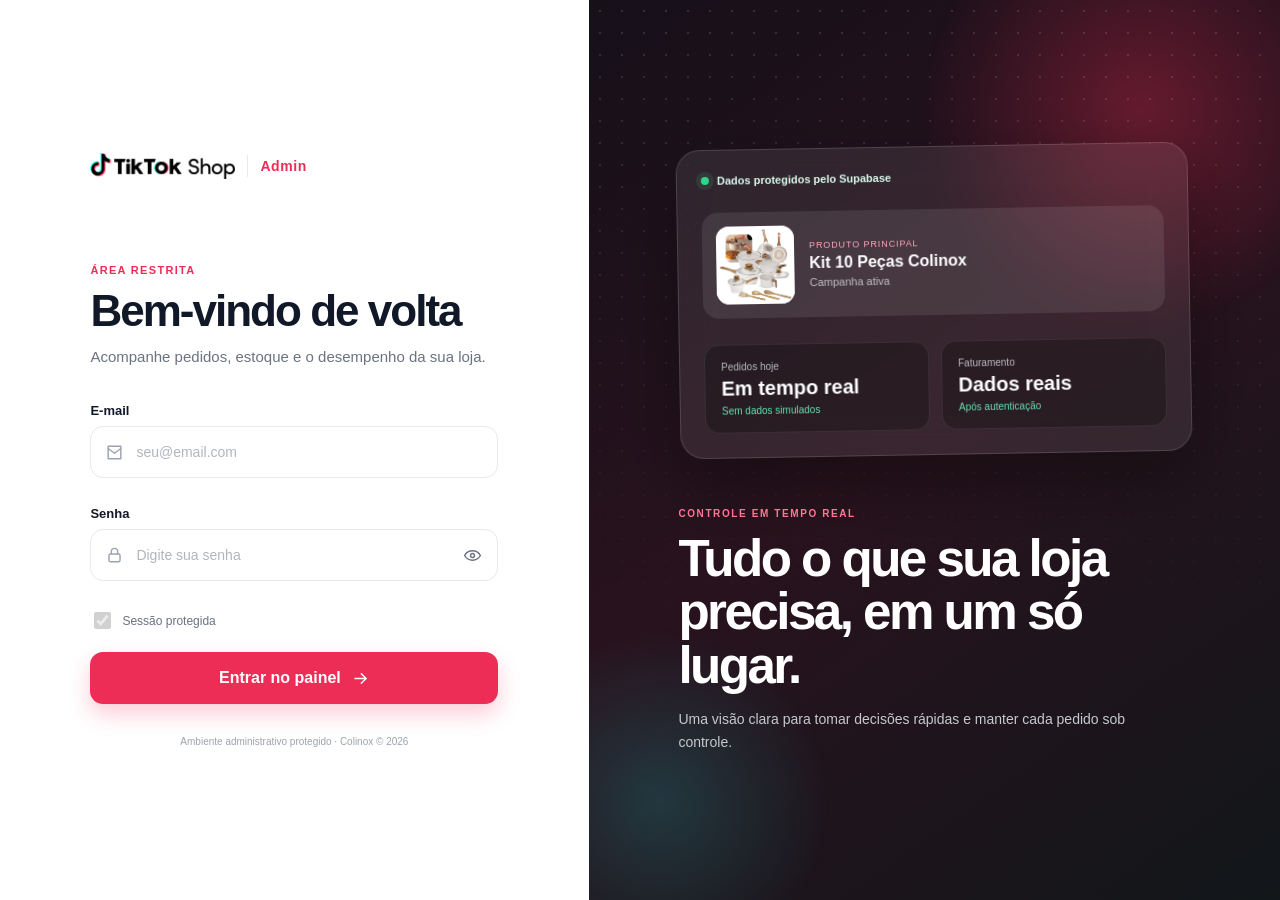
<file: login.html>
<!doctype html>
<html lang="pt-BR">
<head>
  <meta charset="utf-8">
  <meta name="viewport" content="width=device-width, initial-scale=1">
  <meta name="color-scheme" content="light">
  <title>Login | Colinox Admin</title>
  <style>:root{--pink:#ee2d57;--pink-dark:#d91f49;--pink-soft:#fff0f4;--cyan:#25dfe0;--cyan-soft:#e9fbfc;--green:#119c65;--green-soft:#eaf8f1;--amber:#d88916;--amber-soft:#fff7e8;--ink:#111827;--muted:#6b7280;--muted-2:#9ca3af;--line:#e7e9ee;--surface:#fff;--canvas:#f5f6f8;--radius:18px;--shadow:0 10px 35px rgba(15,23,42,.07);--ease:cubic-bezier(.22,1,.36,1);font-family:Inter,ui-sans-serif,-apple-system,BlinkMacSystemFont,"Segoe UI",sans-serif;color:var(--ink);background:var(--canvas);font-synthesis:none}*{box-sizing:border-box}html{scroll-behavior:smooth}body{margin:0;min-width:320px;background:var(--canvas);color:var(--ink)}button,input,select{font:inherit}button,a{touch-action:manipulation}button{cursor:pointer}a{color:inherit;text-decoration:none}img{display:block;max-width:100%}svg{fill:none;stroke:currentColor;stroke-width:1.8;stroke-linecap:round;stroke-linejoin:round}.sr-only{position:absolute!important;width:1px;height:1px;padding:0;margin:-1px;overflow:hidden;clip:rect(0,0,0,0);white-space:nowrap;border:0}.eyebrow{font-size:11px;font-weight:800;letter-spacing:.12em;color:var(--pink)}:focus-visible{outline:3px solid rgba(37,223,224,.52);outline-offset:2px}

/* Login */
.login-page{min-height:100vh;background:#fff}.login-shell{min-height:100vh;display:grid;grid-template-columns:minmax(440px,46%) 1fr}.login-panel{width:min(100%,560px);padding:42px clamp(28px,6vw,76px);display:flex;flex-direction:column;justify-content:center;margin:auto}.brand{display:flex;align-items:center;gap:12px;width:max-content;margin-bottom:clamp(52px,9vh,92px)}.brand img{width:145px;height:auto}.brand-divider{width:1px;height:22px;background:var(--line)}.brand-area{font-size:14px;font-weight:800;color:var(--pink);letter-spacing:.04em}.login-copy h1{font-size:clamp(32px,4vw,44px);line-height:1.04;letter-spacing:-.045em;margin:10px 0 12px}.login-copy p{margin:0;color:var(--muted);font-size:15px;line-height:1.6}.login-form{margin-top:34px;display:grid;gap:20px}.field{display:grid;gap:8px}.field>span:first-child{font-size:13px;font-weight:700}.input-wrap{height:52px;border:1px solid var(--line);border-radius:13px;display:flex;align-items:center;padding:0 14px;gap:10px;background:#fff;transition:border-color .2s,box-shadow .2s}.input-wrap:focus-within{border-color:var(--pink);box-shadow:0 0 0 4px rgba(238,45,87,.09)}.input-wrap>svg{width:19px;height:19px;color:var(--muted-2);flex:none}.input-wrap input{min-width:0;flex:1;border:0;outline:0;font-size:14px;color:var(--ink);background:transparent}.input-wrap input::placeholder{color:#b1b5bd}.password-toggle{width:38px;height:38px;margin-right:-8px;border:0;border-radius:10px;background:transparent;color:var(--muted);display:grid;place-items:center}.password-toggle:hover{background:var(--canvas);color:var(--ink)}.password-toggle svg{width:19px;height:19px}.field-error{min-height:0;font-size:11px;color:#c51d40}.field.has-error .input-wrap{border-color:#d9284e}.field.has-error .field-error{min-height:14px}.login-options{display:flex;align-items:center;justify-content:space-between;gap:16px;font-size:12px}.check{display:flex;gap:8px;align-items:center;color:var(--muted)}.check input{width:17px;height:17px;accent-color:var(--pink)}.text-button{border:0;background:transparent;padding:7px 0;color:var(--pink);font-weight:700}.text-button:hover{text-decoration:underline}.form-alert{padding:11px 13px;border-radius:10px;background:#fff0f2;border:1px solid #ffc7d3;color:#a81434;font-size:12px}.primary-button{height:52px;border:0;border-radius:13px;background:var(--pink);color:#fff;font-weight:800;display:flex;align-items:center;justify-content:center;gap:10px;box-shadow:0 10px 22px rgba(238,45,87,.24);transition:background .2s,transform .2s var(--ease),box-shadow .2s}.primary-button:hover{background:var(--pink-dark);box-shadow:0 13px 28px rgba(238,45,87,.3);transform:translateY(-1px)}.primary-button:active{transform:translateY(0)}.primary-button:disabled{opacity:.65;cursor:wait}.primary-button svg{width:19px;height:19px}.demo-access{margin-top:22px;border:1px solid var(--line);border-radius:13px;padding:12px;display:flex;align-items:center;gap:11px;background:#fafafa}.demo-icon{width:34px;height:34px;border-radius:10px;display:grid;place-items:center;background:var(--pink-soft);color:var(--pink);flex:none}.demo-icon svg{width:18px}.demo-access p{font-size:11px;line-height:1.55;margin:0;color:var(--muted)}.demo-access strong{color:var(--ink)}.login-footer{margin:32px 0 0;text-align:center;font-size:10px;color:var(--muted-2)}.login-showcase{position:relative;overflow:hidden;background:linear-gradient(145deg,#161019 0%,#28121d 48%,#12171a 100%);color:#fff;padding:clamp(44px,7vw,90px);display:flex;flex-direction:column;justify-content:center}.login-showcase:before,.login-showcase:after{content:"";position:absolute;border-radius:50%;filter:blur(2px)}.login-showcase:before{width:460px;height:460px;background:radial-gradient(circle,rgba(238,45,87,.33),transparent 67%);right:-90px;top:-120px}.login-showcase:after{width:360px;height:360px;background:radial-gradient(circle,rgba(37,223,224,.18),transparent 68%);left:-110px;bottom:-80px}.showcase-glow{position:absolute;inset:0;background-image:radial-gradient(rgba(255,255,255,.13) 1px,transparent 1px);background-size:22px 22px;mask-image:linear-gradient(to bottom,black,transparent 75%)}.showcase-card{position:relative;z-index:1;width:min(100%,520px);padding:24px;border:1px solid rgba(255,255,255,.14);background:rgba(255,255,255,.08);backdrop-filter:blur(18px);border-radius:24px;box-shadow:0 28px 75px rgba(0,0,0,.35);transform:rotate(-1deg)}.live-badge{display:flex;align-items:center;gap:8px;font-size:11px;font-weight:700;color:#d9fbed}.live-badge i{width:8px;height:8px;border-radius:50%;background:#32d48a;box-shadow:0 0 0 5px rgba(50,212,138,.12)}.showcase-product{display:flex;align-items:center;gap:15px;margin:26px 0;padding:14px;border-radius:16px;background:rgba(255,255,255,.09)}.showcase-product img{width:78px;height:78px;object-fit:contain;background:#fff;border-radius:13px}.showcase-product div{display:grid;gap:4px}.showcase-product small{font-size:9px;letter-spacing:.1em;color:#ffa5b9}.showcase-product strong{font-size:16px}.showcase-product span{font-size:11px;color:#bfc1c5}.showcase-metrics{display:grid;grid-template-columns:1fr 1fr;gap:12px}.showcase-metrics article{padding:16px;background:rgba(10,10,12,.3);border:1px solid rgba(255,255,255,.08);border-radius:15px;display:grid;gap:5px}.showcase-metrics span{font-size:10px;color:#b8bac0}.showcase-metrics strong{font-size:20px}.showcase-metrics small{font-size:10px;color:#65e1b1}.showcase-copy{position:relative;z-index:1;width:min(100%,540px);margin-top:48px}.showcase-copy>span{font-size:10px;font-weight:800;letter-spacing:.16em;color:#ff7694}.showcase-copy h2{font-size:clamp(30px,4vw,52px);line-height:1.04;letter-spacing:-.05em;margin:11px 0 16px}.showcase-copy p{font-size:14px;line-height:1.65;color:#c6c8cd;max-width:470px;margin:0}

/* Admin shell */
.admin-layout{min-height:100vh}.sidebar{position:fixed;inset:0 auto 0 0;width:248px;background:#fff;border-right:1px solid var(--line);padding:23px 16px 18px;display:flex;flex-direction:column;z-index:40;transition:transform .3s var(--ease)}.sidebar-brand{height:42px;display:flex;align-items:center;gap:11px;padding:0 10px;margin-bottom:25px}.sidebar-brand img{width:128px}.sidebar-brand span{font-size:11px;font-weight:800;color:var(--pink);padding-left:10px;border-left:1px solid var(--line)}.sidebar-nav{display:grid;gap:5px}.nav-item{width:100%;height:45px;padding:0 12px;border:0;border-radius:11px;background:transparent;display:flex;align-items:center;gap:11px;color:#687080;font-size:13px;font-weight:650;text-align:left;transition:background .18s,color .18s}.nav-item svg{width:19px;height:19px;flex:none}.nav-item:hover{background:#f7f7f9;color:var(--ink)}.nav-item.is-active{background:var(--pink-soft);color:var(--pink)}.nav-item b{margin-left:auto;min-width:20px;height:20px;padding:0 6px;border-radius:999px;background:var(--pink);color:#fff;font-size:10px;display:grid;place-items:center}.sidebar-bottom{margin-top:auto;display:grid;gap:5px}.logout-button{color:#a3233f}.admin-user{margin-top:12px;padding:14px 10px 2px;border-top:1px solid var(--line);display:flex;align-items:center;gap:9px;position:relative}.user-avatar{width:34px;height:34px;border-radius:10px;background:linear-gradient(135deg,var(--pink),#ff7595);color:#fff;display:grid;place-items:center;font-size:11px;font-weight:800}.admin-user>span:nth-child(2){min-width:0;display:grid}.admin-user strong{font-size:11px;white-space:nowrap;overflow:hidden;text-overflow:ellipsis}.admin-user small{font-size:9px;color:var(--muted)}.admin-user i{width:8px;height:8px;border-radius:50%;background:#28bd7c;margin-left:auto;box-shadow:0 0 0 3px #e7f8f0}.admin-content{min-height:100vh;margin-left:248px}.topbar{height:76px;padding:0 clamp(20px,3vw,38px);background:rgba(255,255,255,.9);backdrop-filter:blur(14px);border-bottom:1px solid var(--line);display:flex;align-items:center;justify-content:space-between;gap:24px;position:sticky;top:0;z-index:30}.topbar-title{display:flex;align-items:center;gap:12px}.topbar-title p{margin:0 0 3px;font-size:9px;font-weight:800;letter-spacing:.12em;color:var(--pink)}.topbar-title h1{margin:0;font-size:19px;letter-spacing:-.025em}.topbar-actions{display:flex;align-items:center;gap:10px}.global-search{width:min(29vw,300px);height:42px;border:1px solid var(--line);border-radius:11px;background:#f8f8fa;display:flex;align-items:center;gap:8px;padding:0 12px}.global-search svg{width:17px;color:#9499a3}.global-search input{border:0;outline:0;background:transparent;min-width:0;width:100%;font-size:12px}.icon-button{width:42px;height:42px;border:1px solid var(--line);border-radius:11px;background:#fff;display:grid;place-items:center;color:#565e6c;position:relative}.icon-button:hover{background:#f8f8fa;color:var(--ink)}.icon-button svg{width:19px;height:19px}.notification-button i{position:absolute;right:-3px;top:-5px;min-width:17px;height:17px;border:2px solid #fff;background:var(--pink);color:#fff;border-radius:50%;font:700 8px/13px inherit;display:grid;place-items:center}.menu-button{display:none}.dashboard-main{max-width:1500px;margin:auto;padding:30px clamp(20px,3vw,38px) 48px}.welcome-row{display:flex;align-items:flex-end;justify-content:space-between;gap:24px;margin-bottom:23px;scroll-margin-top:90px}.welcome-row h2{margin:6px 0 7px;font-size:28px;letter-spacing:-.04em}.welcome-row p:not(.eyebrow){font-size:12px;color:var(--muted);margin:0}.date-control{display:flex;align-items:center;gap:10px;font-size:11px;color:var(--muted)}.date-control select,.order-tools select,.order-tools input{height:38px;border:1px solid var(--line);border-radius:10px;background:#fff;padding:0 12px;color:var(--ink);outline:0;font-size:11px}.date-control select:focus,.order-tools select:focus,.order-tools input:focus{border-color:var(--pink);box-shadow:0 0 0 3px rgba(238,45,87,.08)}.metric-grid{display:grid;grid-template-columns:repeat(4,minmax(0,1fr));gap:14px;margin-bottom:14px}.metric-card{background:#fff;border:1px solid var(--line);border-radius:var(--radius);padding:18px;box-shadow:0 5px 18px rgba(15,23,42,.025);display:grid;gap:7px;position:relative;overflow:hidden}.metric-card:after{content:"";position:absolute;right:-26px;bottom:-32px;width:80px;height:80px;border-radius:50%;background:var(--pink-soft);opacity:.65}.metric-icon{width:38px;height:38px;border-radius:12px;display:grid;place-items:center;margin-bottom:5px}.metric-icon svg{width:19px;height:19px}.metric-icon.pink{background:var(--pink-soft);color:var(--pink)}.metric-icon.cyan{background:var(--cyan-soft);color:#049ca4}.metric-icon.green{background:var(--green-soft);color:var(--green)}.metric-icon.amber{background:var(--amber-soft);color:var(--amber)}.metric-head{display:flex;align-items:center;justify-content:space-between;gap:8px}.metric-head>span{font-size:11px;color:var(--muted)}.metric-card>strong{font-size:24px;letter-spacing:-.04em}.metric-card>small{font-size:9px;color:var(--muted-2)}.trend{width:max-content;font-size:9px;font-weight:800;border-radius:999px;padding:4px 7px}.trend.up{color:#087a50;background:#e8f8f0}.trend.down{color:#ae6b0b;background:#fff5e1}.dashboard-grid{display:grid;grid-template-columns:minmax(0,1.45fr) minmax(300px,.75fr);gap:14px;margin-bottom:14px}.panel{background:#fff;border:1px solid var(--line);border-radius:var(--radius);box-shadow:0 5px 18px rgba(15,23,42,.025)}.panel-header{padding:18px 19px;display:flex;align-items:center;justify-content:space-between;gap:18px}.panel-header h3{font-size:14px;margin:0 0 4px}.panel-header p{font-size:10px;color:var(--muted);margin:0}.panel-header>a{font-size:10px;font-weight:800;color:var(--pink)}.legend{display:flex;align-items:center;gap:6px;color:var(--muted);font-size:9px}.legend i{width:8px;height:8px;background:var(--pink);border-radius:3px}.sales-panel{min-height:340px}.chart-summary{padding:3px 19px;display:flex;align-items:center;gap:12px}.chart-summary>strong{font-size:20px}.bar-chart{height:232px;padding:26px 18px 18px;display:flex;align-items:flex-end;justify-content:space-around;gap:10px;border-top:1px solid #f1f2f5;margin-top:14px;background:linear-gradient(to top,rgba(245,246,248,.55),transparent)}.bar-chart>div{height:100%;flex:1;display:flex;flex-direction:column;align-items:center;justify-content:flex-end;gap:7px;position:relative}.bar-chart i{height:var(--bar);width:min(32px,70%);border-radius:8px 8px 3px 3px;background:#f8b6c5;transition:height .7s var(--ease)}.bar-chart .is-current i{background:linear-gradient(to top,var(--pink),#ff7695);box-shadow:0 7px 15px rgba(238,45,87,.18)}.bar-chart span{font-size:8px;color:var(--muted);opacity:0;transition:opacity .2s}.bar-chart div:hover span,.bar-chart .is-current span{opacity:1}.bar-chart small{font-size:8px;color:var(--muted)}.stock-panel{padding-bottom:16px;scroll-margin-top:90px}.stock-product{margin:0 18px 15px;padding:11px;border-radius:13px;background:#f8f8fa;display:flex;align-items:center;gap:10px}.stock-product img{width:48px;height:48px;border-radius:9px;object-fit:contain;background:#fff}.stock-product div{display:grid;gap:3px;min-width:0}.stock-product strong{font-size:11px;white-space:nowrap;overflow:hidden;text-overflow:ellipsis}.stock-product span{font-size:9px;color:var(--muted)}.stock-product>b{margin-left:auto;font-size:11px;white-space:nowrap}.stock-list{padding:0 19px;display:grid;gap:12px}.stock-list>div{display:grid;gap:5px}.stock-list span{display:flex;align-items:center;gap:7px;font-size:9px;color:var(--muted)}.stock-list span i{width:8px;height:8px;border-radius:50%}.stock-list span b{margin-left:auto;color:var(--ink)}.stock-list progress{width:100%;height:5px;appearance:none;border:0}.stock-list progress::-webkit-progress-bar{background:#f0f1f4;border-radius:999px}.stock-list progress::-webkit-progress-value{background:var(--pink);border-radius:999px}.marble{background:#e7d6c4}.quartz{background:#e8ad98}.graphite{background:#44474d}.olive{background:#7a7b53}.stock-alert{margin:16px 18px 0;padding:10px;border:1px solid #ffe2b4;border-radius:11px;background:#fff8eb;color:#9a5a05;display:flex;gap:9px;align-items:center}.stock-alert svg{width:17px;flex:none}.stock-alert span{display:grid;font-size:8px;line-height:1.45}.stock-alert strong{font-size:9px}.orders-panel{scroll-margin-top:90px}.orders-header{align-items:flex-end}.order-tools{display:flex;gap:8px}.order-tools input{width:170px}.table-wrap{overflow-x:auto;border-top:1px solid var(--line)}table{width:100%;border-collapse:collapse;min-width:790px}th{text-align:left;padding:11px 17px;background:#fafafa;color:#8b909a;font-size:8px;letter-spacing:.08em;text-transform:uppercase}td{padding:13px 17px;border-top:1px solid #f1f2f5;font-size:10px;color:#535b68}td>strong{color:var(--ink)}.customer{display:flex;align-items:center;gap:9px}.customer>i{width:29px;height:29px;border-radius:9px;background:var(--pink-soft);color:var(--pink);font-style:normal;font-size:8px;font-weight:800;display:grid;place-items:center}.customer>span{display:grid;color:var(--ink);font-weight:700}.customer small{font-size:8px;font-weight:400;color:var(--muted)}.status{display:inline-flex;align-items:center;gap:5px;padding:5px 8px;border-radius:999px;font-size:8px;font-weight:800}.status:before{content:"";width:5px;height:5px;border-radius:50%;background:currentColor}.status.paid{color:#087a50;background:#e8f8f0}.status.processing{color:#056d85;background:#e7f8fc}.status.waiting{color:#9a5a05;background:#fff5df}.table-footer{min-height:53px;padding:10px 18px;display:flex;align-items:center;justify-content:space-between;gap:16px;border-top:1px solid var(--line);font-size:9px;color:var(--muted)}.table-footer button,.customer-strip button{border:0;background:transparent;color:var(--pink);font-weight:800;font-size:9px;display:flex;align-items:center;gap:6px}.table-footer button svg{width:14px}.customer-strip{margin-top:14px;padding:15px 18px;background:linear-gradient(95deg,#fff,#fff4f6);border:1px solid #ffd5de;border-radius:var(--radius);display:flex;align-items:center;gap:18px;scroll-margin-top:90px}.customer-strip>div{display:flex;align-items:center;gap:11px}.customer-strip .metric-icon{margin:0}.customer-strip>div>span:last-child{display:grid;gap:3px}.customer-strip small{font-size:9px;color:var(--muted)}.customer-strip strong{font-size:12px}.customer-strip p{font-size:10px;color:var(--muted);margin:0}.customer-strip button{margin-left:auto;border:1px solid #ffc5d1;background:#fff;padding:9px 12px;border-radius:9px}.sidebar-scrim{display:none}.toast{position:fixed;right:24px;bottom:24px;z-index:80;max-width:320px;padding:12px 16px;border-radius:12px;background:#16181d;color:#fff;box-shadow:var(--shadow);font-size:11px;font-weight:700;opacity:0;transform:translateY(12px);pointer-events:none;transition:opacity .2s,transform .25s var(--ease)}.toast.is-visible{opacity:1;transform:none}

@media (max-width:1050px){.metric-grid{grid-template-columns:repeat(2,1fr)}.dashboard-grid{grid-template-columns:1fr}.stock-panel{min-height:auto}.login-showcase{padding:48px}.global-search{width:240px}}
@media (max-width:760px){.login-shell{display:block}.login-panel{min-height:100vh;padding:28px 22px}.login-showcase{display:none}.brand{margin-bottom:52px}.sidebar{transform:translateX(-105%);box-shadow:20px 0 55px rgba(15,23,42,.13)}.admin-page.menu-open .sidebar{transform:none}.sidebar-scrim{display:block;position:fixed;inset:0;border:0;background:rgba(17,24,39,.36);z-index:35;opacity:0;pointer-events:none;transition:opacity .25s}.admin-page.menu-open .sidebar-scrim{opacity:1;pointer-events:auto}.admin-content{margin-left:0}.menu-button{display:grid}.topbar{height:68px;padding:0 15px}.topbar-title p{display:none}.topbar-title h1{font-size:16px}.global-search{display:none}.dashboard-main{padding:22px 14px 38px}.welcome-row{align-items:flex-start}.welcome-row h2{font-size:24px}.welcome-row>div>p:last-child{max-width:250px}.date-control{display:none}.metric-grid{grid-template-columns:repeat(2,minmax(0,1fr));gap:10px}.metric-card{padding:14px}.metric-card>strong{font-size:20px}.dashboard-grid{gap:10px}.panel-header{padding:16px}.orders-header{align-items:flex-start;flex-direction:column}.order-tools{width:100%}.order-tools label{flex:1}.order-tools input{width:100%}.customer-strip{align-items:flex-start;flex-wrap:wrap}.customer-strip p{width:100%}.customer-strip button{margin-left:0}.toast{left:14px;right:14px;bottom:14px;max-width:none}}
@media (max-width:430px){.metric-grid{grid-template-columns:1fr 1fr}.metric-card{min-width:0}.metric-icon{width:34px;height:34px}.metric-head{align-items:flex-start}.metric-head .trend{position:absolute;top:14px;right:12px}.metric-card>small{white-space:nowrap;overflow:hidden;text-overflow:ellipsis}.bar-chart{height:210px;padding-inline:8px}.bar-chart i{width:70%}.showcase-metrics{grid-template-columns:1fr}.login-copy h1{font-size:34px}.demo-access{align-items:flex-start}}
@media (prefers-reduced-motion:reduce){*,*:before,*:after{scroll-behavior:auto!important;animation-duration:.01ms!important;animation-iteration-count:1!important;transition-duration:.01ms!important}.bar-chart i{transition:none}}
</style>
</head>
<body class="login-page" data-page="login">
  <main class="login-shell">
    <section class="login-panel" aria-labelledby="login-title">
      <a class="brand" href="produto.html" aria-label="Voltar para a loja">
        <img src="tiktok-shop-logo.png" alt="TikTok Shop">
        <span class="brand-divider" aria-hidden="true"></span>
        <span class="brand-area">Admin</span>
      </a>

      <div class="login-copy">
        <span class="eyebrow">ÁREA RESTRITA</span>
        <h1 id="login-title">Bem-vindo de volta</h1>
        <p>Acompanhe pedidos, estoque e o desempenho da sua loja.</p>
      </div>

      <form id="login-form" class="login-form" novalidate>
        <label class="field">
          <span>E-mail</span>
          <span class="input-wrap">
            <svg aria-hidden="true" viewBox="0 0 24 24"><path d="M4 4h16v16H4z"></path><path d="m4 7 8 6 8-6"></path></svg>
            <input id="login-email" type="email" autocomplete="username" placeholder="seu@email.com" required>
          </span>
          <small class="field-error" data-error-for="login-email"></small>
        </label>

        <label class="field">
          <span>Senha</span>
          <span class="input-wrap">
            <svg aria-hidden="true" viewBox="0 0 24 24"><rect x="5" y="10" width="14" height="10" rx="2"></rect><path d="M8 10V7a4 4 0 0 1 8 0v3"></path></svg>
            <input id="login-password" type="password" autocomplete="current-password" placeholder="Digite sua senha" required>
            <button class="password-toggle" type="button" aria-label="Mostrar senha" aria-pressed="false">
              <svg aria-hidden="true" viewBox="0 0 24 24"><path d="M2 12s3.5-6 10-6 10 6 10 6-3.5 6-10 6S2 12 2 12Z"></path><circle cx="12" cy="12" r="2.5"></circle></svg>
            </button>
          </span>
          <small class="field-error" data-error-for="login-password"></small>
        </label>

        <div class="login-options"><label class="check"><input type="checkbox" checked disabled><span>Sessão protegida</span></label></div>

        <div id="login-alert" class="form-alert" role="alert" hidden></div>
        <button class="primary-button login-submit" type="submit">
          <span>Entrar no painel</span>
          <svg aria-hidden="true" viewBox="0 0 24 24"><path d="M5 12h14"></path><path d="m13 6 6 6-6 6"></path></svg>
        </button>
      </form>


      <p class="login-footer">Ambiente administrativo protegido · Colinox © 2026</p>
    </section>

    <aside class="login-showcase" aria-label="Visão geral da loja">
      <div class="showcase-glow" aria-hidden="true"></div>
      <div class="showcase-card">
        <span class="live-badge"><i></i> Dados protegidos pelo Supabase</span>
        <div class="showcase-product">
          <img src="cart-marmore.png" alt="Kit 10 Peças Colinox Mármore">
          <div><small>PRODUTO PRINCIPAL</small><strong>Kit 10 Peças Colinox</strong><span>Campanha ativa</span></div>
        </div>
        <div class="showcase-metrics">
          <article><span>Pedidos hoje</span><strong>Em tempo real</strong><small>Sem dados simulados</small></article>
          <article><span>Faturamento</span><strong>Dados reais</strong><small>Após autenticação</small></article>
        </div>
      </div>
      <div class="showcase-copy"><span>CONTROLE EM TEMPO REAL</span><h2>Tudo o que sua loja precisa, em um só lugar.</h2><p>Uma visão clara para tomar decisões rápidas e manter cada pedido sob controle.</p></div>
    </aside>
  </main>
  <script src="supabase-config.js?v=3"></script>
  <script src="admin.js?v=2"></script>
</body>
</html>
</file>
<file: admin.css>
:root{--pink:#ee2d57;--pink-dark:#d91f49;--pink-soft:#fff0f4;--cyan:#25dfe0;--cyan-soft:#e9fbfc;--green:#119c65;--green-soft:#eaf8f1;--amber:#d88916;--amber-soft:#fff7e8;--ink:#111827;--muted:#6b7280;--muted-2:#9ca3af;--line:#e7e9ee;--surface:#fff;--canvas:#f5f6f8;--radius:18px;--shadow:0 10px 35px rgba(15,23,42,.07);--ease:cubic-bezier(.22,1,.36,1);font-family:Inter,ui-sans-serif,-apple-system,BlinkMacSystemFont,"Segoe UI",sans-serif;color:var(--ink);background:var(--canvas);font-synthesis:none}*{box-sizing:border-box}html{scroll-behavior:smooth}body{margin:0;min-width:320px;background:var(--canvas);color:var(--ink)}button,input,select{font:inherit}button,a{touch-action:manipulation}button{cursor:pointer}a{color:inherit;text-decoration:none}img{display:block;max-width:100%}svg{fill:none;stroke:currentColor;stroke-width:1.8;stroke-linecap:round;stroke-linejoin:round}.sr-only{position:absolute!important;width:1px;height:1px;padding:0;margin:-1px;overflow:hidden;clip:rect(0,0,0,0);white-space:nowrap;border:0}.eyebrow{font-size:11px;font-weight:800;letter-spacing:.12em;color:var(--pink)}:focus-visible{outline:3px solid rgba(37,223,224,.52);outline-offset:2px}

/* Login */
.login-page{min-height:100vh;background:#fff}.login-shell{min-height:100vh;display:grid;grid-template-columns:minmax(440px,46%) 1fr}.login-panel{width:min(100%,560px);padding:42px clamp(28px,6vw,76px);display:flex;flex-direction:column;justify-content:center;margin:auto}.brand{display:flex;align-items:center;gap:12px;width:max-content;margin-bottom:clamp(52px,9vh,92px)}.brand img{width:145px;height:auto}.brand-divider{width:1px;height:22px;background:var(--line)}.brand-area{font-size:14px;font-weight:800;color:var(--pink);letter-spacing:.04em}.login-copy h1{font-size:clamp(32px,4vw,44px);line-height:1.04;letter-spacing:-.045em;margin:10px 0 12px}.login-copy p{margin:0;color:var(--muted);font-size:15px;line-height:1.6}.login-form{margin-top:34px;display:grid;gap:20px}.field{display:grid;gap:8px}.field>span:first-child{font-size:13px;font-weight:700}.input-wrap{height:52px;border:1px solid var(--line);border-radius:13px;display:flex;align-items:center;padding:0 14px;gap:10px;background:#fff;transition:border-color .2s,box-shadow .2s}.input-wrap:focus-within{border-color:var(--pink);box-shadow:0 0 0 4px rgba(238,45,87,.09)}.input-wrap>svg{width:19px;height:19px;color:var(--muted-2);flex:none}.input-wrap input{min-width:0;flex:1;border:0;outline:0;font-size:14px;color:var(--ink);background:transparent}.input-wrap input::placeholder{color:#b1b5bd}.password-toggle{width:38px;height:38px;margin-right:-8px;border:0;border-radius:10px;background:transparent;color:var(--muted);display:grid;place-items:center}.password-toggle:hover{background:var(--canvas);color:var(--ink)}.password-toggle svg{width:19px;height:19px}.field-error{min-height:0;font-size:11px;color:#c51d40}.field.has-error .input-wrap{border-color:#d9284e}.field.has-error .field-error{min-height:14px}.login-options{display:flex;align-items:center;justify-content:space-between;gap:16px;font-size:12px}.check{display:flex;gap:8px;align-items:center;color:var(--muted)}.check input{width:17px;height:17px;accent-color:var(--pink)}.text-button{border:0;background:transparent;padding:7px 0;color:var(--pink);font-weight:700}.text-button:hover{text-decoration:underline}.form-alert{padding:11px 13px;border-radius:10px;background:#fff0f2;border:1px solid #ffc7d3;color:#a81434;font-size:12px}.primary-button{height:52px;border:0;border-radius:13px;background:var(--pink);color:#fff;font-weight:800;display:flex;align-items:center;justify-content:center;gap:10px;box-shadow:0 10px 22px rgba(238,45,87,.24);transition:background .2s,transform .2s var(--ease),box-shadow .2s}.primary-button:hover{background:var(--pink-dark);box-shadow:0 13px 28px rgba(238,45,87,.3);transform:translateY(-1px)}.primary-button:active{transform:translateY(0)}.primary-button:disabled{opacity:.65;cursor:wait}.primary-button svg{width:19px;height:19px}.demo-access{margin-top:22px;border:1px solid var(--line);border-radius:13px;padding:12px;display:flex;align-items:center;gap:11px;background:#fafafa}.demo-icon{width:34px;height:34px;border-radius:10px;display:grid;place-items:center;background:var(--pink-soft);color:var(--pink);flex:none}.demo-icon svg{width:18px}.demo-access p{font-size:11px;line-height:1.55;margin:0;color:var(--muted)}.demo-access strong{color:var(--ink)}.login-footer{margin:32px 0 0;text-align:center;font-size:10px;color:var(--muted-2)}.login-showcase{position:relative;overflow:hidden;background:linear-gradient(145deg,#161019 0%,#28121d 48%,#12171a 100%);color:#fff;padding:clamp(44px,7vw,90px);display:flex;flex-direction:column;justify-content:center}.login-showcase:before,.login-showcase:after{content:"";position:absolute;border-radius:50%;filter:blur(2px)}.login-showcase:before{width:460px;height:460px;background:radial-gradient(circle,rgba(238,45,87,.33),transparent 67%);right:-90px;top:-120px}.login-showcase:after{width:360px;height:360px;background:radial-gradient(circle,rgba(37,223,224,.18),transparent 68%);left:-110px;bottom:-80px}.showcase-glow{position:absolute;inset:0;background-image:radial-gradient(rgba(255,255,255,.13) 1px,transparent 1px);background-size:22px 22px;mask-image:linear-gradient(to bottom,black,transparent 75%)}.showcase-card{position:relative;z-index:1;width:min(100%,520px);padding:24px;border:1px solid rgba(255,255,255,.14);background:rgba(255,255,255,.08);backdrop-filter:blur(18px);border-radius:24px;box-shadow:0 28px 75px rgba(0,0,0,.35);transform:rotate(-1deg)}.live-badge{display:flex;align-items:center;gap:8px;font-size:11px;font-weight:700;color:#d9fbed}.live-badge i{width:8px;height:8px;border-radius:50%;background:#32d48a;box-shadow:0 0 0 5px rgba(50,212,138,.12)}.showcase-product{display:flex;align-items:center;gap:15px;margin:26px 0;padding:14px;border-radius:16px;background:rgba(255,255,255,.09)}.showcase-product img{width:78px;height:78px;object-fit:contain;background:#fff;border-radius:13px}.showcase-product div{display:grid;gap:4px}.showcase-product small{font-size:9px;letter-spacing:.1em;color:#ffa5b9}.showcase-product strong{font-size:16px}.showcase-product span{font-size:11px;color:#bfc1c5}.showcase-metrics{display:grid;grid-template-columns:1fr 1fr;gap:12px}.showcase-metrics article{padding:16px;background:rgba(10,10,12,.3);border:1px solid rgba(255,255,255,.08);border-radius:15px;display:grid;gap:5px}.showcase-metrics span{font-size:10px;color:#b8bac0}.showcase-metrics strong{font-size:20px}.showcase-metrics small{font-size:10px;color:#65e1b1}.showcase-copy{position:relative;z-index:1;width:min(100%,540px);margin-top:48px}.showcase-copy>span{font-size:10px;font-weight:800;letter-spacing:.16em;color:#ff7694}.showcase-copy h2{font-size:clamp(30px,4vw,52px);line-height:1.04;letter-spacing:-.05em;margin:11px 0 16px}.showcase-copy p{font-size:14px;line-height:1.65;color:#c6c8cd;max-width:470px;margin:0}

/* Admin shell */
.admin-layout{min-height:100vh}.sidebar{position:fixed;inset:0 auto 0 0;width:248px;background:#fff;border-right:1px solid var(--line);padding:23px 16px 18px;display:flex;flex-direction:column;z-index:40;transition:transform .3s var(--ease)}.sidebar-brand{height:42px;display:flex;align-items:center;gap:11px;padding:0 10px;margin-bottom:25px}.sidebar-brand img{width:128px}.sidebar-brand span{font-size:11px;font-weight:800;color:var(--pink);padding-left:10px;border-left:1px solid var(--line)}.sidebar-nav{display:grid;gap:5px}.nav-item{width:100%;height:45px;padding:0 12px;border:0;border-radius:11px;background:transparent;display:flex;align-items:center;gap:11px;color:#687080;font-size:13px;font-weight:650;text-align:left;transition:background .18s,color .18s}.nav-item svg{width:19px;height:19px;flex:none}.nav-item:hover{background:#f7f7f9;color:var(--ink)}.nav-item.is-active{background:var(--pink-soft);color:var(--pink)}.nav-item b{margin-left:auto;min-width:20px;height:20px;padding:0 6px;border-radius:999px;background:var(--pink);color:#fff;font-size:10px;display:grid;place-items:center}.sidebar-bottom{margin-top:auto;display:grid;gap:5px}.logout-button{color:#a3233f}.admin-user{margin-top:12px;padding:14px 10px 2px;border-top:1px solid var(--line);display:flex;align-items:center;gap:9px;position:relative}.user-avatar{width:34px;height:34px;border-radius:10px;background:linear-gradient(135deg,var(--pink),#ff7595);color:#fff;display:grid;place-items:center;font-size:11px;font-weight:800}.admin-user>span:nth-child(2){min-width:0;display:grid}.admin-user strong{font-size:11px;white-space:nowrap;overflow:hidden;text-overflow:ellipsis}.admin-user small{font-size:9px;color:var(--muted)}.admin-user i{width:8px;height:8px;border-radius:50%;background:#28bd7c;margin-left:auto;box-shadow:0 0 0 3px #e7f8f0}.admin-content{min-height:100vh;margin-left:248px}.topbar{height:76px;padding:0 clamp(20px,3vw,38px);background:rgba(255,255,255,.9);backdrop-filter:blur(14px);border-bottom:1px solid var(--line);display:flex;align-items:center;justify-content:space-between;gap:24px;position:sticky;top:0;z-index:30}.topbar-title{display:flex;align-items:center;gap:12px}.topbar-title p{margin:0 0 3px;font-size:9px;font-weight:800;letter-spacing:.12em;color:var(--pink)}.topbar-title h1{margin:0;font-size:19px;letter-spacing:-.025em}.topbar-actions{display:flex;align-items:center;gap:10px}.global-search{width:min(29vw,300px);height:42px;border:1px solid var(--line);border-radius:11px;background:#f8f8fa;display:flex;align-items:center;gap:8px;padding:0 12px}.global-search svg{width:17px;color:#9499a3}.global-search input{border:0;outline:0;background:transparent;min-width:0;width:100%;font-size:12px}.icon-button{width:42px;height:42px;border:1px solid var(--line);border-radius:11px;background:#fff;display:grid;place-items:center;color:#565e6c;position:relative}.icon-button:hover{background:#f8f8fa;color:var(--ink)}.icon-button svg{width:19px;height:19px}.notification-button i{position:absolute;right:-3px;top:-5px;min-width:17px;height:17px;border:2px solid #fff;background:var(--pink);color:#fff;border-radius:50%;font:700 8px/13px inherit;display:grid;place-items:center}.menu-button{display:none}.dashboard-main{max-width:1500px;margin:auto;padding:30px clamp(20px,3vw,38px) 48px}.welcome-row{display:flex;align-items:flex-end;justify-content:space-between;gap:24px;margin-bottom:23px;scroll-margin-top:90px}.welcome-row h2{margin:6px 0 7px;font-size:28px;letter-spacing:-.04em}.welcome-row p:not(.eyebrow){font-size:12px;color:var(--muted);margin:0}.date-control{display:flex;align-items:center;gap:10px;font-size:11px;color:var(--muted)}.date-control select,.order-tools select,.order-tools input{height:38px;border:1px solid var(--line);border-radius:10px;background:#fff;padding:0 12px;color:var(--ink);outline:0;font-size:11px}.date-control select:focus,.order-tools select:focus,.order-tools input:focus{border-color:var(--pink);box-shadow:0 0 0 3px rgba(238,45,87,.08)}.metric-grid{display:grid;grid-template-columns:repeat(4,minmax(0,1fr));gap:14px;margin-bottom:14px}.metric-card{background:#fff;border:1px solid var(--line);border-radius:var(--radius);padding:18px;box-shadow:0 5px 18px rgba(15,23,42,.025);display:grid;gap:7px;position:relative;overflow:hidden}.metric-card:after{content:"";position:absolute;right:-26px;bottom:-32px;width:80px;height:80px;border-radius:50%;background:var(--pink-soft);opacity:.65}.metric-icon{width:38px;height:38px;border-radius:12px;display:grid;place-items:center;margin-bottom:5px}.metric-icon svg{width:19px;height:19px}.metric-icon.pink{background:var(--pink-soft);color:var(--pink)}.metric-icon.cyan{background:var(--cyan-soft);color:#049ca4}.metric-icon.green{background:var(--green-soft);color:var(--green)}.metric-icon.amber{background:var(--amber-soft);color:var(--amber)}.metric-head{display:flex;align-items:center;justify-content:space-between;gap:8px}.metric-head>span{font-size:11px;color:var(--muted)}.metric-card>strong{font-size:24px;letter-spacing:-.04em}.metric-card>small{font-size:9px;color:var(--muted-2)}.trend{width:max-content;font-size:9px;font-weight:800;border-radius:999px;padding:4px 7px}.trend.up{color:#087a50;background:#e8f8f0}.trend.down{color:#ae6b0b;background:#fff5e1}.dashboard-grid{display:grid;grid-template-columns:minmax(0,1.45fr) minmax(300px,.75fr);gap:14px;margin-bottom:14px}.panel{background:#fff;border:1px solid var(--line);border-radius:var(--radius);box-shadow:0 5px 18px rgba(15,23,42,.025)}.panel-header{padding:18px 19px;display:flex;align-items:center;justify-content:space-between;gap:18px}.panel-header h3{font-size:14px;margin:0 0 4px}.panel-header p{font-size:10px;color:var(--muted);margin:0}.panel-header>a{font-size:10px;font-weight:800;color:var(--pink)}.legend{display:flex;align-items:center;gap:6px;color:var(--muted);font-size:9px}.legend i{width:8px;height:8px;background:var(--pink);border-radius:3px}.sales-panel{min-height:340px}.chart-summary{padding:3px 19px;display:flex;align-items:center;gap:12px}.chart-summary>strong{font-size:20px}.bar-chart{height:232px;padding:26px 18px 18px;display:flex;align-items:flex-end;justify-content:space-around;gap:10px;border-top:1px solid #f1f2f5;margin-top:14px;background:linear-gradient(to top,rgba(245,246,248,.55),transparent)}.bar-chart>div{height:100%;flex:1;display:flex;flex-direction:column;align-items:center;justify-content:flex-end;gap:7px;position:relative}.bar-chart i{height:var(--bar);width:min(32px,70%);border-radius:8px 8px 3px 3px;background:#f8b6c5;transition:height .7s var(--ease)}.bar-chart .is-current i{background:linear-gradient(to top,var(--pink),#ff7695);box-shadow:0 7px 15px rgba(238,45,87,.18)}.bar-chart span{font-size:8px;color:var(--muted);opacity:0;transition:opacity .2s}.bar-chart div:hover span,.bar-chart .is-current span{opacity:1}.bar-chart small{font-size:8px;color:var(--muted)}.stock-panel{padding-bottom:16px;scroll-margin-top:90px}.stock-product{margin:0 18px 15px;padding:11px;border-radius:13px;background:#f8f8fa;display:flex;align-items:center;gap:10px}.stock-product img{width:48px;height:48px;border-radius:9px;object-fit:contain;background:#fff}.stock-product div{display:grid;gap:3px;min-width:0}.stock-product strong{font-size:11px;white-space:nowrap;overflow:hidden;text-overflow:ellipsis}.stock-product span{font-size:9px;color:var(--muted)}.stock-product>b{margin-left:auto;font-size:11px;white-space:nowrap}.stock-list{padding:0 19px;display:grid;gap:12px}.stock-list>div{display:grid;gap:5px}.stock-list span{display:flex;align-items:center;gap:7px;font-size:9px;color:var(--muted)}.stock-list span i{width:8px;height:8px;border-radius:50%}.stock-list span b{margin-left:auto;color:var(--ink)}.stock-list progress{width:100%;height:5px;appearance:none;border:0}.stock-list progress::-webkit-progress-bar{background:#f0f1f4;border-radius:999px}.stock-list progress::-webkit-progress-value{background:var(--pink);border-radius:999px}.marble{background:#e7d6c4}.quartz{background:#e8ad98}.graphite{background:#44474d}.olive{background:#7a7b53}.stock-alert{margin:16px 18px 0;padding:10px;border:1px solid #ffe2b4;border-radius:11px;background:#fff8eb;color:#9a5a05;display:flex;gap:9px;align-items:center}.stock-alert svg{width:17px;flex:none}.stock-alert span{display:grid;font-size:8px;line-height:1.45}.stock-alert strong{font-size:9px}.orders-panel{scroll-margin-top:90px}.orders-header{align-items:flex-end}.order-tools{display:flex;gap:8px}.order-tools input{width:170px}.table-wrap{overflow-x:auto;border-top:1px solid var(--line)}table{width:100%;border-collapse:collapse;min-width:790px}th{text-align:left;padding:11px 17px;background:#fafafa;color:#8b909a;font-size:8px;letter-spacing:.08em;text-transform:uppercase}td{padding:13px 17px;border-top:1px solid #f1f2f5;font-size:10px;color:#535b68}td>strong{color:var(--ink)}.customer{display:flex;align-items:center;gap:9px}.customer>i{width:29px;height:29px;border-radius:9px;background:var(--pink-soft);color:var(--pink);font-style:normal;font-size:8px;font-weight:800;display:grid;place-items:center}.customer>span{display:grid;color:var(--ink);font-weight:700}.customer small{font-size:8px;font-weight:400;color:var(--muted)}.status{display:inline-flex;align-items:center;gap:5px;padding:5px 8px;border-radius:999px;font-size:8px;font-weight:800}.status:before{content:"";width:5px;height:5px;border-radius:50%;background:currentColor}.status.paid{color:#087a50;background:#e8f8f0}.status.processing{color:#056d85;background:#e7f8fc}.status.waiting{color:#9a5a05;background:#fff5df}.table-footer{min-height:53px;padding:10px 18px;display:flex;align-items:center;justify-content:space-between;gap:16px;border-top:1px solid var(--line);font-size:9px;color:var(--muted)}.table-footer button,.customer-strip button{border:0;background:transparent;color:var(--pink);font-weight:800;font-size:9px;display:flex;align-items:center;gap:6px}.table-footer button svg{width:14px}.customer-strip{margin-top:14px;padding:15px 18px;background:linear-gradient(95deg,#fff,#fff4f6);border:1px solid #ffd5de;border-radius:var(--radius);display:flex;align-items:center;gap:18px;scroll-margin-top:90px}.customer-strip>div{display:flex;align-items:center;gap:11px}.customer-strip .metric-icon{margin:0}.customer-strip>div>span:last-child{display:grid;gap:3px}.customer-strip small{font-size:9px;color:var(--muted)}.customer-strip strong{font-size:12px}.customer-strip p{font-size:10px;color:var(--muted);margin:0}.customer-strip button{margin-left:auto;border:1px solid #ffc5d1;background:#fff;padding:9px 12px;border-radius:9px}.sidebar-scrim{display:none}.toast{position:fixed;right:24px;bottom:24px;z-index:80;max-width:320px;padding:12px 16px;border-radius:12px;background:#16181d;color:#fff;box-shadow:var(--shadow);font-size:11px;font-weight:700;opacity:0;transform:translateY(12px);pointer-events:none;transition:opacity .2s,transform .25s var(--ease)}.toast.is-visible{opacity:1;transform:none}

@media (max-width:1050px){.metric-grid{grid-template-columns:repeat(2,1fr)}.dashboard-grid{grid-template-columns:1fr}.stock-panel{min-height:auto}.login-showcase{padding:48px}.global-search{width:240px}}
@media (max-width:760px){.login-shell{display:block}.login-panel{min-height:100vh;padding:28px 22px}.login-showcase{display:none}.brand{margin-bottom:52px}.sidebar{transform:translateX(-105%);box-shadow:20px 0 55px rgba(15,23,42,.13)}.admin-page.menu-open .sidebar{transform:none}.sidebar-scrim{display:block;position:fixed;inset:0;border:0;background:rgba(17,24,39,.36);z-index:35;opacity:0;pointer-events:none;transition:opacity .25s}.admin-page.menu-open .sidebar-scrim{opacity:1;pointer-events:auto}.admin-content{margin-left:0}.menu-button{display:grid}.topbar{height:68px;padding:0 15px}.topbar-title p{display:none}.topbar-title h1{font-size:16px}.global-search{display:none}.dashboard-main{padding:22px 14px 38px}.welcome-row{align-items:flex-start}.welcome-row h2{font-size:24px}.welcome-row>div>p:last-child{max-width:250px}.date-control{display:none}.metric-grid{grid-template-columns:repeat(2,minmax(0,1fr));gap:10px}.metric-card{padding:14px}.metric-card>strong{font-size:20px}.dashboard-grid{gap:10px}.panel-header{padding:16px}.orders-header{align-items:flex-start;flex-direction:column}.order-tools{width:100%}.order-tools label{flex:1}.order-tools input{width:100%}.customer-strip{align-items:flex-start;flex-wrap:wrap}.customer-strip p{width:100%}.customer-strip button{margin-left:0}.toast{left:14px;right:14px;bottom:14px;max-width:none}}
@media (max-width:430px){.metric-grid{grid-template-columns:1fr 1fr}.metric-card{min-width:0}.metric-icon{width:34px;height:34px}.metric-head{align-items:flex-start}.metric-head .trend{position:absolute;top:14px;right:12px}.metric-card>small{white-space:nowrap;overflow:hidden;text-overflow:ellipsis}.bar-chart{height:210px;padding-inline:8px}.bar-chart i{width:70%}.showcase-metrics{grid-template-columns:1fr}.login-copy h1{font-size:34px}.demo-access{align-items:flex-start}}
@media (prefers-reduced-motion:reduce){*,*:before,*:after{scroll-behavior:auto!important;animation-duration:.01ms!important;animation-iteration-count:1!important;transition-duration:.01ms!important}.bar-chart i{transition:none}}

/* Routed admin views */
.admin-view[hidden]{display:none!important}.admin-view{animation:view-enter .28s var(--ease) both}.page-heading{min-height:78px;margin-bottom:22px;display:flex;align-items:flex-end;justify-content:space-between;gap:24px}.page-heading h2{margin:5px 0 6px;font-size:28px;line-height:1.12;letter-spacing:-.04em}.page-heading p:not(.eyebrow){max-width:660px;margin:0;color:var(--muted);font-size:12px;line-height:1.55}.secondary-button{min-height:42px;padding:0 15px;border:1px solid var(--line);border-radius:11px;background:#fff;color:var(--ink);font-size:11px;font-weight:800;display:inline-flex;align-items:center;justify-content:center;white-space:nowrap;transition:border-color .18s,background .18s,color .18s}.secondary-button:hover{border-color:#ffc1ce;background:var(--pink-soft);color:var(--pink)}
.compact-metrics{display:grid;grid-template-columns:repeat(3,minmax(0,1fr));gap:14px;margin-bottom:14px}.compact-metrics article{min-height:104px;padding:18px 19px;border:1px solid var(--line);border-radius:var(--radius);background:#fff;box-shadow:0 5px 18px rgba(15,23,42,.025);display:flex;flex-direction:column;justify-content:space-between;gap:10px}.compact-metrics span{font-size:11px;color:var(--muted)}.compact-metrics strong{font-size:24px;letter-spacing:-.04em;font-variant-numeric:tabular-nums}
.activity-panel{min-height:340px}.activity-list{padding:0 19px 18px;display:grid;gap:10px}.activity-item{min-height:66px;padding:12px;border:1px solid #eff0f3;border-radius:13px;background:#fafafa;display:flex;align-items:center;gap:11px}.activity-item>i{width:36px;height:36px;border-radius:11px;background:var(--pink-soft);color:var(--pink);font-style:normal;font-size:10px;font-weight:800;display:grid;place-items:center;flex:none}.activity-item>span{min-width:0;display:grid;gap:3px}.activity-item strong{font-size:11px}.activity-item small{font-size:9px;color:var(--muted)}.activity-item>b{margin-left:auto;font-size:11px;font-variant-numeric:tabular-nums}.empty-state{grid-column:1/-1;margin:0;padding:34px 18px;text-align:center;color:var(--muted);font-size:11px}.table-empty{text-align:center!important;padding:34px 18px!important;color:var(--muted)!important}
.catalog-panel{padding-bottom:18px}.catalog-search input{width:210px;height:38px;padding:0 12px;border:1px solid var(--line);border-radius:10px;background:#fff;color:var(--ink);font-size:11px;outline:0}.catalog-search input:focus{border-color:var(--pink);box-shadow:0 0 0 3px rgba(238,45,87,.08)}.product-grid{padding:0 18px;display:grid;grid-template-columns:repeat(4,minmax(0,1fr));gap:12px}.product-card{min-width:0;padding:14px;border:1px solid var(--line);border-radius:15px;background:#fff;display:grid;gap:11px;transition:border-color .18s,box-shadow .18s}.product-card:hover{border-color:#ffc8d3;box-shadow:0 9px 24px rgba(15,23,42,.06)}.product-card[hidden]{display:none}.product-card img{width:100%;aspect-ratio:1/1;border-radius:11px;background:#fafafa;object-fit:contain}.product-card-header{display:flex;align-items:flex-start;justify-content:space-between;gap:8px}.product-card-header span{min-width:0;display:grid;gap:3px}.product-card h3{margin:0;font-size:12px;white-space:nowrap;overflow:hidden;text-overflow:ellipsis}.product-card small{color:var(--muted);font-size:9px}.product-card strong{font-size:14px;color:var(--pink);font-variant-numeric:tabular-nums}.stock-row{display:flex;align-items:center;justify-content:space-between;gap:10px;font-size:9px;color:var(--muted)}.stock-row b{color:var(--ink);font-size:10px}.stock-pill{padding:4px 7px;border-radius:999px;background:var(--green-soft);color:#087a50;font-size:8px;font-weight:800}.stock-pill.low{background:var(--amber-soft);color:#9a5a05}.stock-pill.unknown{background:#f0f1f4;color:#687080}
.customer-table{min-width:680px}.customer-table td:nth-child(2),.customer-table td:nth-child(3){font-variant-numeric:tabular-nums}.customers-panel{overflow:hidden}
.nav-item:focus-visible,.secondary-button:focus-visible{outline-color:var(--pink)}
@keyframes view-enter{from{opacity:0;transform:translateY(8px)}to{opacity:1;transform:none}}

@media (max-width:1100px){.product-grid{grid-template-columns:repeat(2,minmax(0,1fr))}}
@media (max-width:760px){.page-heading{min-height:0;align-items:flex-start;flex-direction:column;gap:14px}.page-heading h2{font-size:24px}.page-heading .secondary-button{width:100%}.compact-metrics{grid-template-columns:1fr 1fr;gap:10px}.compact-metrics article:last-child{grid-column:1/-1}.product-grid{padding:0 14px;grid-template-columns:repeat(2,minmax(0,1fr));gap:10px}.catalog-panel .panel-header{align-items:flex-start;flex-direction:column}.catalog-search,.catalog-search input{width:100%}.activity-panel{min-height:auto}}
@media (max-width:430px){.compact-metrics{grid-template-columns:1fr}.compact-metrics article:last-child{grid-column:auto}.compact-metrics article{min-height:88px}.product-grid{grid-template-columns:1fr}.product-card{grid-template-columns:92px 1fr;align-items:center}.product-card img{grid-row:1/3}.product-card .stock-row{grid-column:2}.topbar-actions{gap:6px}.notification-button{display:none}}
@media (prefers-reduced-motion:reduce){.admin-view{animation:none}}

/* Gateways */
.gateway-provider-picker{width:min(100%,980px);margin:0 auto 12px;display:grid;grid-template-columns:repeat(3,minmax(0,1fr));gap:10px}.gateway-provider-option{min-height:72px;padding:10px 12px;border:1px solid var(--line);border-radius:14px;background:#fff;color:var(--ink);display:grid;grid-template-columns:100px minmax(0,1fr) 10px;align-items:center;gap:12px;text-align:left;cursor:pointer;transition:border-color .18s,box-shadow .18s,transform .18s}.gateway-provider-option:hover{border-color:#cfd3db;transform:translateY(-1px)}.gateway-provider-option:focus-visible{outline:3px solid rgba(37,223,224,.42);outline-offset:2px}.gateway-provider-option.is-selected{border-color:rgba(238,45,87,.55);box-shadow:0 0 0 3px rgba(238,45,87,.07)}.gateway-provider-logo{height:48px;padding:8px 10px;border:1px solid #eceef2;border-radius:10px;background:#fff;display:grid;place-items:center}.gateway-provider-logo img{max-width:100%;max-height:30px}.gateway-provider-option>span:nth-child(2){min-width:0;display:grid;gap:3px}.gateway-provider-option strong{font-size:12px}.gateway-provider-option small{color:var(--muted);font-size:9px}.gateway-provider-option>i{width:9px;height:9px;border-radius:50%;background:#c9cdd5}.gateway-provider-option.is-active>i{background:#12a66d;box-shadow:0 0 0 4px rgba(18,166,109,.1)}.gateway-provider-option.is-error>i{background:var(--pink);box-shadow:0 0 0 4px rgba(238,45,87,.09)}
.gateway-summary{display:grid;grid-template-columns:repeat(3,minmax(0,1fr));gap:14px;margin-bottom:14px}.gateway-summary article{min-height:100px;padding:18px 19px;border:1px solid var(--line);border-radius:var(--radius);background:#fff;display:flex;flex-direction:column;justify-content:space-between;gap:12px}.gateway-summary span{font-size:11px;color:var(--muted)}.gateway-summary strong{font-size:20px;letter-spacing:-.03em}.gateway-grid{display:grid;grid-template-columns:minmax(0,1fr) 330px;gap:14px;align-items:start}.gateway-card{padding:24px;overflow:hidden}.gateway-card-head{display:flex;align-items:center;justify-content:space-between;gap:18px}.gateway-logo{width:196px;height:68px;padding:15px 18px;border:1px solid #eceef2;border-radius:15px;background:#fff;display:grid;place-items:center}.gateway-logo img{width:160px;height:auto}.gateway-state{display:inline-flex;align-items:center;gap:7px;padding:7px 10px;border-radius:999px;background:#f1f2f4;color:#687080;font-size:9px;font-weight:800}.gateway-state i{width:7px;height:7px;border-radius:50%;background:currentColor}.gateway-state.is-active{background:var(--green-soft);color:#087a50}.gateway-state.is-inactive{background:#f1f2f4;color:#687080}.gateway-state.is-error{background:#fff0f3;color:#b42342}.gateway-card-copy{margin:28px 0 22px}.gateway-card-copy h3{margin:7px 0 8px;font-size:22px;letter-spacing:-.035em}.gateway-card-copy p{max-width:670px;margin:0;color:var(--muted);font-size:12px;line-height:1.65}.gateway-details{margin:0;border-block:1px solid var(--line)}.gateway-details div{min-height:48px;display:flex;align-items:center;justify-content:space-between;gap:20px;border-top:1px solid #f1f2f4}.gateway-details div:first-child{border-top:0}.gateway-details dt{font-size:10px;color:var(--muted)}.gateway-details dd{margin:0;text-align:right;font-size:10px;font-weight:800}.gateway-actions{padding-top:22px;display:flex;align-items:center;justify-content:space-between;gap:18px}.gateway-toggle{display:flex;align-items:center;gap:10px;cursor:pointer}.gateway-toggle input{position:absolute;opacity:0;pointer-events:none}.gateway-toggle>span{width:42px;height:24px;padding:3px;border-radius:999px;background:#d9dce2;transition:background .2s}.gateway-toggle>span:before{content:"";display:block;width:18px;height:18px;border-radius:50%;background:#fff;box-shadow:0 2px 6px rgba(15,23,42,.22);transition:transform .22s var(--ease)}.gateway-toggle input:checked+span{background:var(--pink)}.gateway-toggle input:checked+span:before{transform:translateX(18px)}.gateway-toggle input:focus-visible+span{outline:3px solid rgba(37,223,224,.52);outline-offset:2px}.gateway-toggle input:disabled+span{opacity:.5}.gateway-toggle b{font-size:11px}.gateway-notice{margin:18px 0 0;padding:11px 12px;border-radius:10px;background:#f8f8fa;color:var(--muted);font-size:10px;line-height:1.5}.gateway-notice.is-error{background:#fff0f3;color:#a81434}.gateway-notice.is-success{background:var(--green-soft);color:#087a50}.gateway-help{padding:22px}.gateway-help .metric-icon{margin-bottom:18px}.gateway-help h3{margin:0 0 8px;font-size:16px}.gateway-help p{margin:0 0 18px;color:var(--muted);font-size:11px;line-height:1.65}.gateway-help code{margin-top:8px;padding:11px 12px;border:1px solid var(--line);border-radius:10px;background:#f8f8fa;color:#343a46;font:700 10px/1.2 ui-monospace,SFMono-Regular,Consolas,monospace;display:block;overflow-wrap:anywhere}.gateway-help a{margin-top:20px;color:var(--pink);font-size:10px;font-weight:800;display:inline-flex}.gateway-help a:hover{text-decoration:underline}
@media (max-width:1200px){.gateway-grid{grid-template-columns:1fr}.gateway-help{order:2}}
@media (max-width:760px){.gateway-summary{grid-template-columns:1fr 1fr}.gateway-summary article:last-child{grid-column:1/-1}.gateway-card{padding:18px}.gateway-card-head,.gateway-actions{align-items:flex-start;flex-direction:column}.gateway-logo{width:100%}.gateway-actions .secondary-button{width:100%}}
@media (max-width:430px){.gateway-summary{grid-template-columns:1fr}.gateway-summary article:last-child{grid-column:auto}.gateway-details div{align-items:flex-start;flex-direction:column;gap:5px;padding:12px 0}.gateway-details dd{text-align:left}}

.gateway-help>p{margin:0 0 18px;color:var(--muted);font-size:11px;line-height:1.65}.gateway-key-form{display:grid;gap:8px}.gateway-key-form>label{font-size:11px;font-weight:800}.gateway-key-form>label span{color:var(--pink);font-size:9px;font-weight:700}.gateway-key-input{height:46px;padding:0 5px 0 12px;border:1px solid var(--line);border-radius:11px;background:#fff;display:flex;align-items:center;transition:border-color .18s,box-shadow .18s}.gateway-key-input:focus-within{border-color:var(--pink);box-shadow:0 0 0 3px rgba(238,45,87,.08)}.gateway-key-input.has-error{border-color:#d9284e}.gateway-key-input input{min-width:0;flex:1;border:0;outline:0;background:transparent;font-size:11px}.gateway-key-input button{width:36px;height:36px;border:0;border-radius:9px;background:transparent;color:var(--muted);display:grid;place-items:center}.gateway-key-input button:hover{background:#f4f5f7;color:var(--ink)}.gateway-key-input button svg{width:17px}.gateway-key-form small{color:var(--muted);font-size:9px;line-height:1.5}.gateway-key-error{min-height:13px;color:#b42342;font-size:9px}.gateway-save-key{width:100%;height:44px;margin-top:2px;border-radius:11px;font-size:11px}.gateway-security-note{margin-top:15px;padding:10px;border-radius:10px;background:var(--green-soft);color:#087a50;display:flex;align-items:center;gap:8px;font-size:9px;font-weight:800}.gateway-security-note svg{width:16px;flex:none}.gateway-help>a{margin-top:18px;color:var(--pink);font-size:10px;font-weight:800;display:inline-flex}.gateway-help>a:hover{text-decoration:underline}
.gateway-optional-key{margin-top:4px;padding-top:10px;border-top:1px solid var(--line);display:grid;gap:7px}.gateway-optional-key[hidden]{display:none}.gateway-optional-key>label{font-size:10px;font-weight:800}.gateway-optional-key>label span{color:var(--muted);font-size:9px;font-weight:700}

/* Gateway unificado */
.gateway-card-unified{width:min(100%,980px);margin:0 auto;padding:20px}.gateway-card-unified .gateway-logo{width:154px;height:54px;padding:10px 13px;border-radius:12px}.gateway-card-unified .gateway-logo img{width:128px}.gateway-card-unified .gateway-card-copy{margin:18px 0 16px}.gateway-card-unified .gateway-card-copy h3{margin:5px 0 6px;font-size:18px}.gateway-card-unified .gateway-card-copy p{max-width:720px;font-size:11px;line-height:1.55}.gateway-quick-status{margin-bottom:14px;display:grid;grid-template-columns:repeat(3,minmax(0,1fr));gap:8px}.gateway-quick-status>div{min-width:0;padding:11px 12px;border:1px solid var(--line);border-radius:11px;background:#fafafa;display:grid;gap:4px}.gateway-quick-status span{color:var(--muted);font-size:9px}.gateway-quick-status strong{font-size:12px;white-space:nowrap;overflow:hidden;text-overflow:ellipsis}.gateway-card-unified .gateway-details{display:grid;grid-template-columns:repeat(3,minmax(0,1fr));border:1px solid var(--line);border-radius:11px;overflow:hidden}.gateway-card-unified .gateway-details div{min-height:54px;padding:9px 12px;border:0;border-left:1px solid var(--line);align-items:flex-start;justify-content:center;flex-direction:column;gap:4px}.gateway-card-unified .gateway-details div:first-child{border-left:0}.gateway-card-unified .gateway-details dd{text-align:left}.gateway-card-unified .gateway-actions{padding-top:16px}.gateway-card-unified .gateway-notice{margin-top:12px}.gateway-credentials{margin-top:16px;padding-top:16px;border-top:1px solid var(--line);display:grid;grid-template-columns:minmax(220px,.8fr) minmax(340px,1.2fr);column-gap:24px;row-gap:10px;align-items:start}.gateway-credentials-copy{display:flex;align-items:flex-start;gap:11px}.gateway-credentials-copy .metric-icon{width:36px;height:36px;flex:none}.gateway-credentials-copy h4{margin:1px 0 5px;font-size:14px}.gateway-credentials-copy p{max-width:330px;margin:0;color:var(--muted);font-size:10px;line-height:1.55}.gateway-credentials .gateway-key-form{grid-column:2;grid-row:1/3}.gateway-credentials .gateway-security-note{grid-column:1;margin:0}.gateway-key-actions{display:flex;align-items:center;gap:14px}.gateway-key-actions .gateway-save-key{width:auto;min-width:148px;margin:0;padding-inline:18px}.gateway-key-actions a{color:var(--pink);font-size:10px;font-weight:800}.gateway-key-actions a:hover{text-decoration:underline}
@media (max-width:760px){.gateway-provider-picker{grid-template-columns:1fr}.gateway-provider-option{grid-template-columns:104px minmax(0,1fr) 10px}.gateway-card-unified{padding:16px}.gateway-card-unified .gateway-card-head{align-items:center;flex-direction:row}.gateway-card-unified .gateway-logo{width:144px}.gateway-quick-status{grid-template-columns:1fr 1fr}.gateway-quick-status>div:last-child{grid-column:1/-1}.gateway-card-unified .gateway-details{grid-template-columns:1fr}.gateway-card-unified .gateway-details div,.gateway-card-unified .gateway-details div:first-child{min-height:auto;padding:11px 12px;border-left:0;border-top:1px solid var(--line)}.gateway-card-unified .gateway-details div:first-child{border-top:0}.gateway-card-unified .gateway-actions{align-items:stretch}.gateway-credentials{grid-template-columns:1fr}.gateway-credentials .gateway-key-form,.gateway-credentials .gateway-security-note{grid-column:1;grid-row:auto}.gateway-key-actions{align-items:stretch;flex-direction:column}.gateway-key-actions .gateway-save-key,.gateway-key-actions a{width:100%;text-align:center}.gateway-key-actions a{padding:8px}}

.gateway-credentials[hidden]{display:none}.gateway-select-input{padding-right:12px}.gateway-select-input select{width:100%;height:100%;border:0;outline:0;background:transparent;color:var(--ink);font-size:11px}.manual-pix-form{gap:9px}.manual-pix-grid{display:grid;grid-template-columns:1fr 1fr;gap:10px}.manual-pix-grid>label{display:grid;gap:7px}.manual-pix-grid>label>span{font-size:11px;font-weight:800}.manual-pix-grid>label>span b{color:var(--pink);font-size:9px}.order-payment{display:grid;gap:3px}.order-payment strong{font-size:9px}.order-payment code{max-width:150px;color:var(--muted);font:700 8px/1.3 ui-monospace,SFMono-Regular,Consolas,monospace;overflow-wrap:anywhere}.order-confirm-button{min-height:36px;padding:0 11px;border:1px solid #bdebd7;border-radius:9px;background:var(--green-soft);color:#087a50;font-size:9px;font-weight:800;white-space:nowrap}.order-confirm-button:hover{border-color:#77d3aa;background:#dcf5e9}.order-confirm-button:disabled{opacity:.6;cursor:wait}.confirm-dialog{width:min(calc(100% - 28px),430px);padding:0;border:0;border-radius:18px;color:var(--ink);box-shadow:0 24px 80px rgba(15,23,42,.24)}.confirm-dialog::backdrop{background:rgba(15,23,42,.46);backdrop-filter:blur(3px)}.confirm-dialog form{padding:24px;display:grid;gap:14px}.confirm-dialog h2{margin:0;font-size:18px;letter-spacing:-.025em}.confirm-dialog p{margin:0;color:var(--muted);font-size:12px;line-height:1.6;white-space:pre-line}.confirm-dialog form>div{display:grid;grid-template-columns:1fr 1.3fr;gap:10px}.confirm-dialog button{min-height:46px}.confirm-dialog .primary-button{padding:0 14px}
@media (max-width:760px){.manual-pix-grid{grid-template-columns:1fr}.confirm-dialog form>div{grid-template-columns:1fr}.confirm-dialog form>div .primary-button{grid-row:1}.order-confirm-button{min-height:44px}}

/* Rastreamento server-side */
.tracking-summary{display:grid;grid-template-columns:repeat(3,minmax(0,1fr));gap:14px;margin-bottom:14px}.tracking-summary article{min-height:108px;padding:18px 19px;border:1px solid var(--line);border-radius:var(--radius);background:#fff;display:grid;grid-template-columns:1fr auto;align-content:space-between;gap:8px 16px}.tracking-summary span{font-size:11px;color:var(--muted)}.tracking-summary strong{grid-row:1/3;grid-column:2;font-size:25px;letter-spacing:-.04em}.tracking-summary small{font-size:9px;color:var(--muted-2)}.tracking-layout{display:grid;grid-template-columns:minmax(300px,390px) minmax(0,1fr);gap:14px;align-items:start}.tracking-form-card{padding:20px}.tracking-card-heading{display:flex;align-items:center;gap:11px;margin-bottom:20px}.tracking-card-heading .metric-icon{margin:0;flex:none}.tracking-card-heading h3{margin:0 0 4px;font-size:15px}.tracking-card-heading p{margin:0;color:var(--muted);font-size:10px}.tracking-form{display:grid;gap:14px}.tracking-form>label:not(.tracking-active){display:grid;gap:7px}.tracking-form label>span:first-child{font-size:10px;font-weight:800}.tracking-form input[type="text"],.tracking-form input[type="password"],.tracking-form select{width:100%;height:44px;padding:0 12px;border:1px solid var(--line);border-radius:11px;background:#fff;color:var(--ink);outline:0;font-size:11px;transition:border-color .18s,box-shadow .18s}.tracking-form input:focus,.tracking-form select:focus{border-color:var(--pink);box-shadow:0 0 0 3px rgba(238,45,87,.08)}.tracking-form input[aria-invalid="true"]{border-color:#d9284e}.tracking-form small{font-size:8px;line-height:1.5;color:var(--muted)}.tracking-active{display:flex;align-items:center;gap:10px;min-height:36px;cursor:pointer}.tracking-active input{position:absolute;opacity:0;pointer-events:none}.tracking-active>span{width:42px;height:24px;padding:3px;border-radius:999px;background:#d9dce2;transition:background .2s}.tracking-active>span:before{content:"";display:block;width:18px;height:18px;border-radius:50%;background:#fff;box-shadow:0 2px 6px rgba(15,23,42,.2);transition:transform .2s var(--ease)}.tracking-active input:checked+span{background:var(--pink)}.tracking-active input:checked+span:before{transform:translateX(18px)}.tracking-active input:focus-visible+span{outline:3px solid rgba(37,223,224,.52);outline-offset:2px}.tracking-active b{font-size:10px}.tracking-form-error{min-height:14px;margin:0;color:#b42342;font-size:9px;line-height:1.45}.tracking-form .primary-button{height:46px;font-size:11px}.tracking-list-card{overflow:hidden}.tracking-list{padding:0 18px 18px;display:grid;gap:10px}.tracking-item{padding:15px;border:1px solid var(--line);border-radius:14px;display:grid;grid-template-columns:42px minmax(0,1fr) auto;gap:12px;align-items:center;background:#fff}.tracking-provider-mark{width:42px;height:42px;border-radius:12px;display:grid;place-items:center;color:#fff;font-size:15px;font-weight:900}.tracking-provider-mark.google{background:linear-gradient(135deg,#4285f4,#34a853)}.tracking-provider-mark.meta{background:#0866ff}.tracking-provider-mark.tiktok{background:linear-gradient(135deg,#111827,#ee2d57)}.tracking-item-main{min-width:0;display:grid;gap:4px}.tracking-item-title{display:flex;align-items:center;gap:7px;min-width:0}.tracking-item-title strong{font-size:11px;white-space:nowrap;overflow:hidden;text-overflow:ellipsis}.tracking-item-title i{padding:4px 7px;border-radius:999px;background:var(--green-soft);color:#087a50;font:800 8px/1 inherit;font-style:normal}.tracking-item-title i.is-inactive{background:#f0f1f4;color:#687080}.tracking-item-main code{font:600 9px/1.4 ui-monospace,SFMono-Regular,Consolas,monospace;color:var(--muted);overflow-wrap:anywhere}.tracking-item-main small{font-size:8px;color:var(--muted-2)}.tracking-item-actions{display:flex;align-items:center;gap:7px}.tracking-item-actions button{min-width:40px;height:40px;padding:0 11px;border:1px solid var(--line);border-radius:10px;background:#fff;color:var(--ink);font-size:9px;font-weight:800}.tracking-item-actions button:hover{border-color:#ffc1ce;background:var(--pink-soft);color:var(--pink)}.tracking-item-actions .tracking-delete{width:40px;padding:0;color:#a3233f}.tracking-item-actions svg{width:15px}.tracking-security{margin:0 18px 18px;padding:10px 12px;border-radius:10px;background:var(--green-soft);color:#087a50;display:flex;gap:8px;align-items:center;font-size:9px;font-weight:750}.tracking-security svg{width:16px;flex:none}
.tracking-provider-mark.pushcut{background:linear-gradient(135deg,#12151b,#343a46)}.tracking-provider-mark.pushcut svg{width:20px;height:20px;fill:none;stroke:currentColor;stroke-width:1.8;stroke-linecap:round;stroke-linejoin:round}.pushcut-item .tracking-item-title{flex-wrap:wrap}.pushcut-event{padding:4px 7px;border-radius:999px;font:800 8px/1 inherit;font-style:normal;white-space:nowrap}.pushcut-event.order_created{background:#e7f8fc;color:#056d85}.pushcut-event.order_paid{background:#e8f8f0;color:#087a50}.pushcut-layout .tracking-form input[type="password"]{font-family:ui-monospace,SFMono-Regular,Consolas,monospace}.pushcut-layout .tracking-form input[type="password"]::placeholder{font-family:inherit}.pushcut-summary article{position:relative}.pushcut-summary article:first-child:after{content:"";width:7px;height:7px;border-radius:50%;background:#20b779;position:absolute;right:18px;bottom:18px}
@media (max-width:1000px){.tracking-layout{grid-template-columns:1fr}.tracking-form-card{order:2}.tracking-list-card{order:1}}
@media (max-width:760px){.tracking-summary{grid-template-columns:1fr 1fr;gap:10px}.tracking-summary article:last-child{grid-column:1/-1}.tracking-form input[type="text"],.tracking-form input[type="password"],.tracking-form select{font-size:16px}.tracking-item{grid-template-columns:42px minmax(0,1fr)}.tracking-item-actions{grid-column:1/-1}.tracking-item-actions button{height:44px}.tracking-item-actions button:first-child{flex:1}}
@media (max-width:430px){.tracking-summary{grid-template-columns:1fr}.tracking-summary article:last-child{grid-column:auto}.tracking-list{padding-inline:12px}.tracking-item{padding:13px}.tracking-item-actions{align-items:stretch;flex-direction:column}.tracking-item-actions button,.tracking-item-actions .tracking-delete{width:100%}}
</file>
